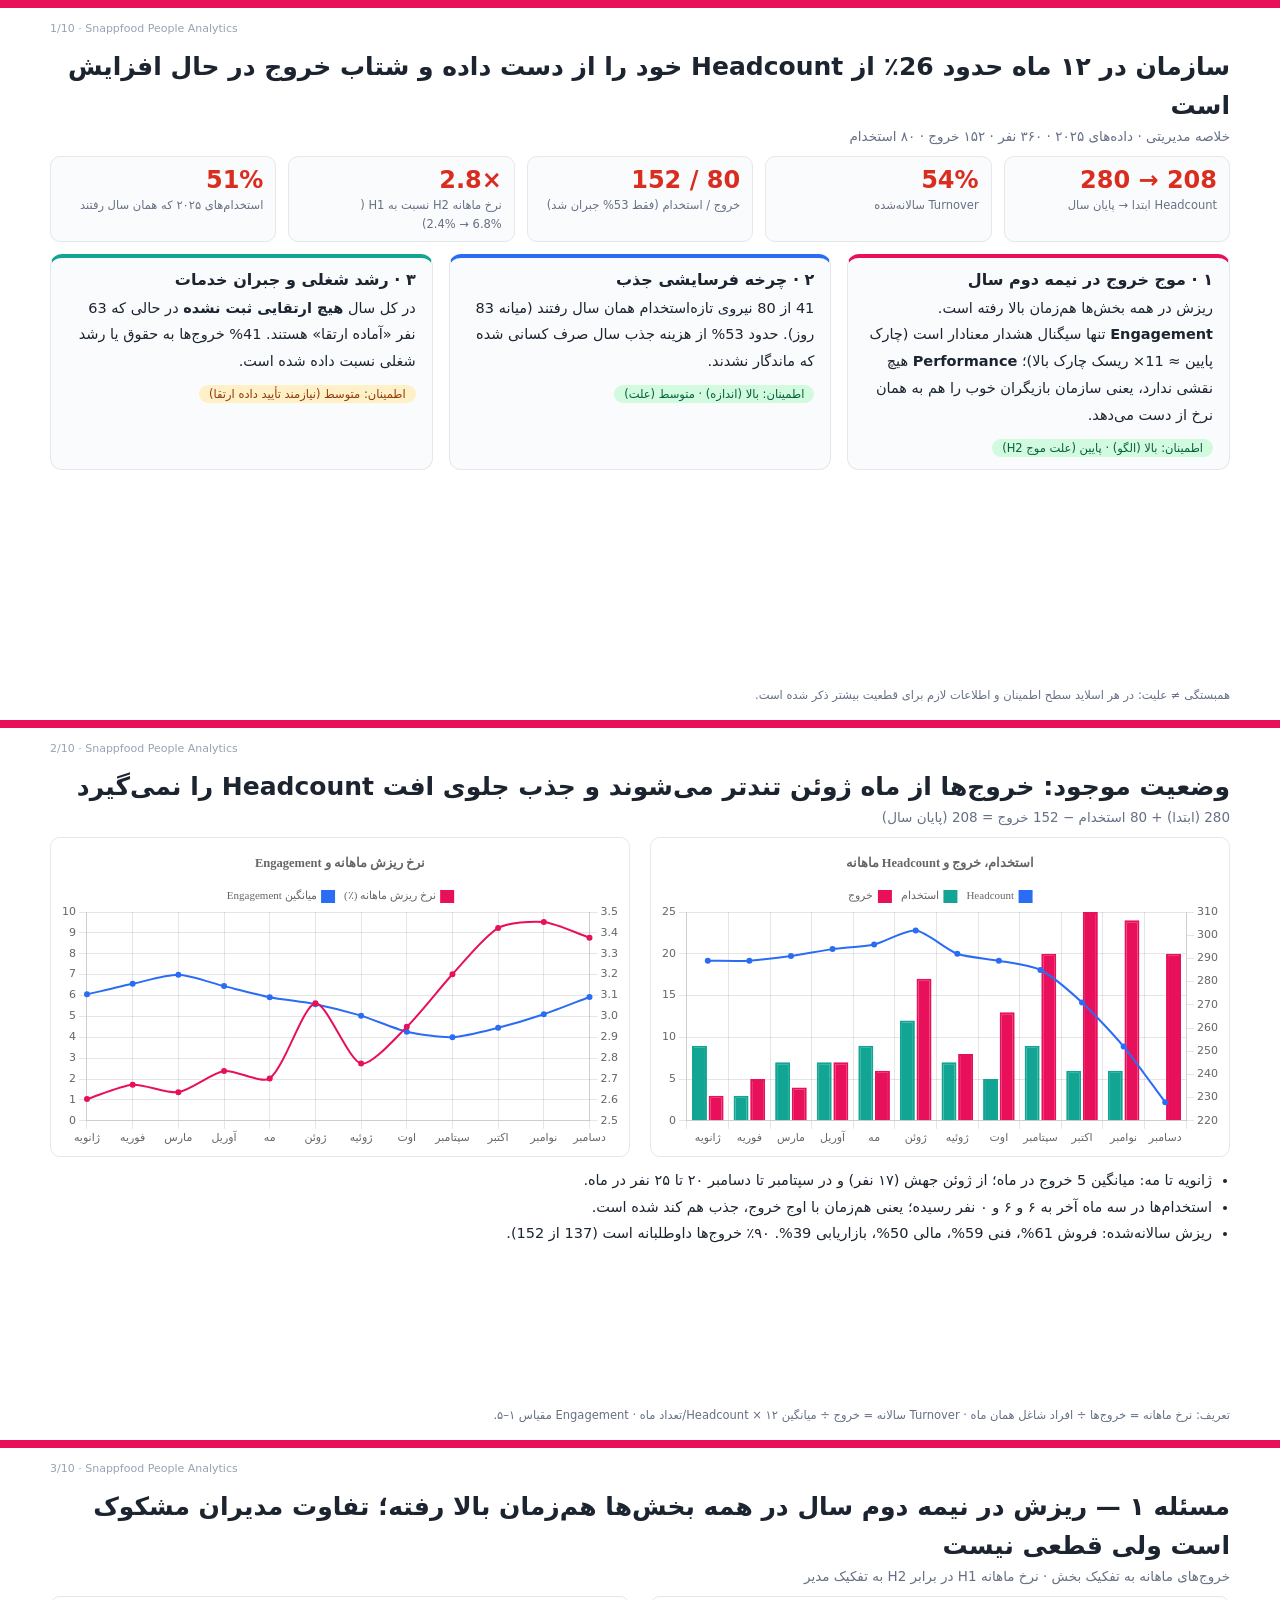
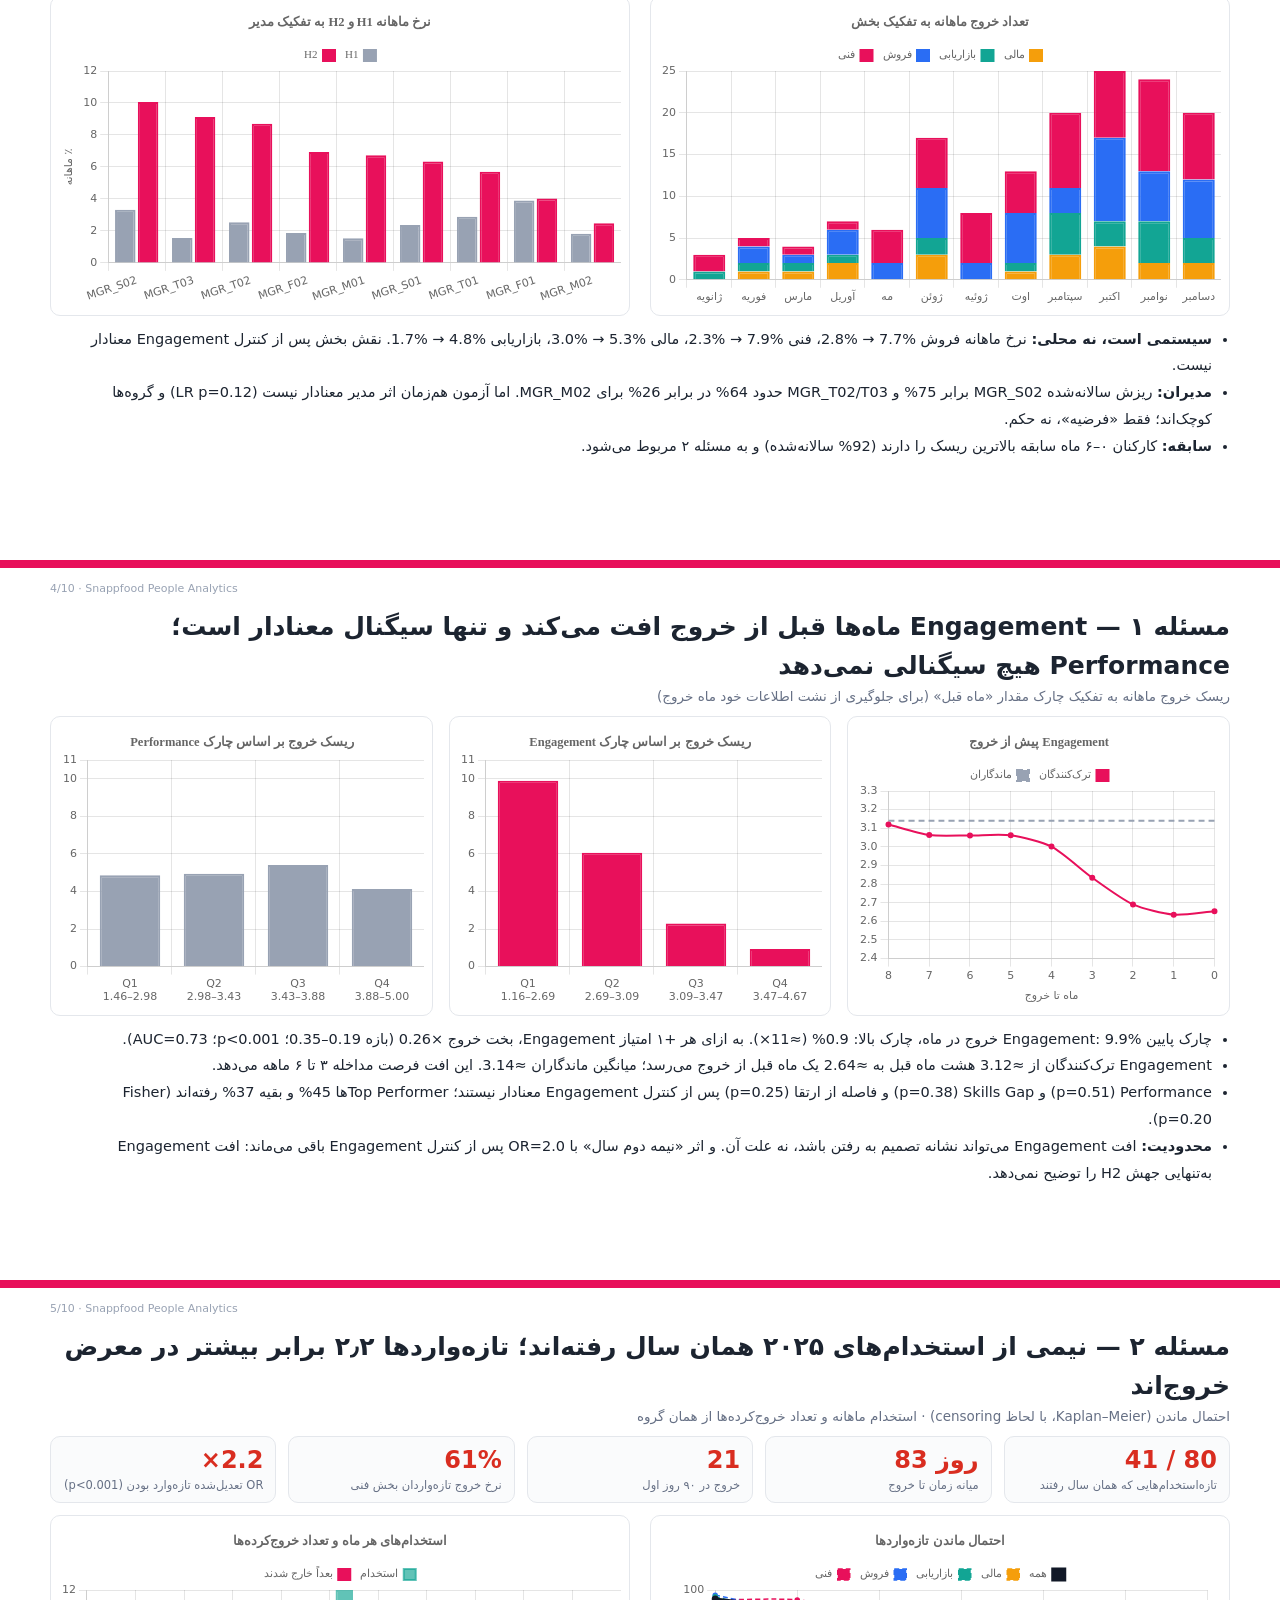
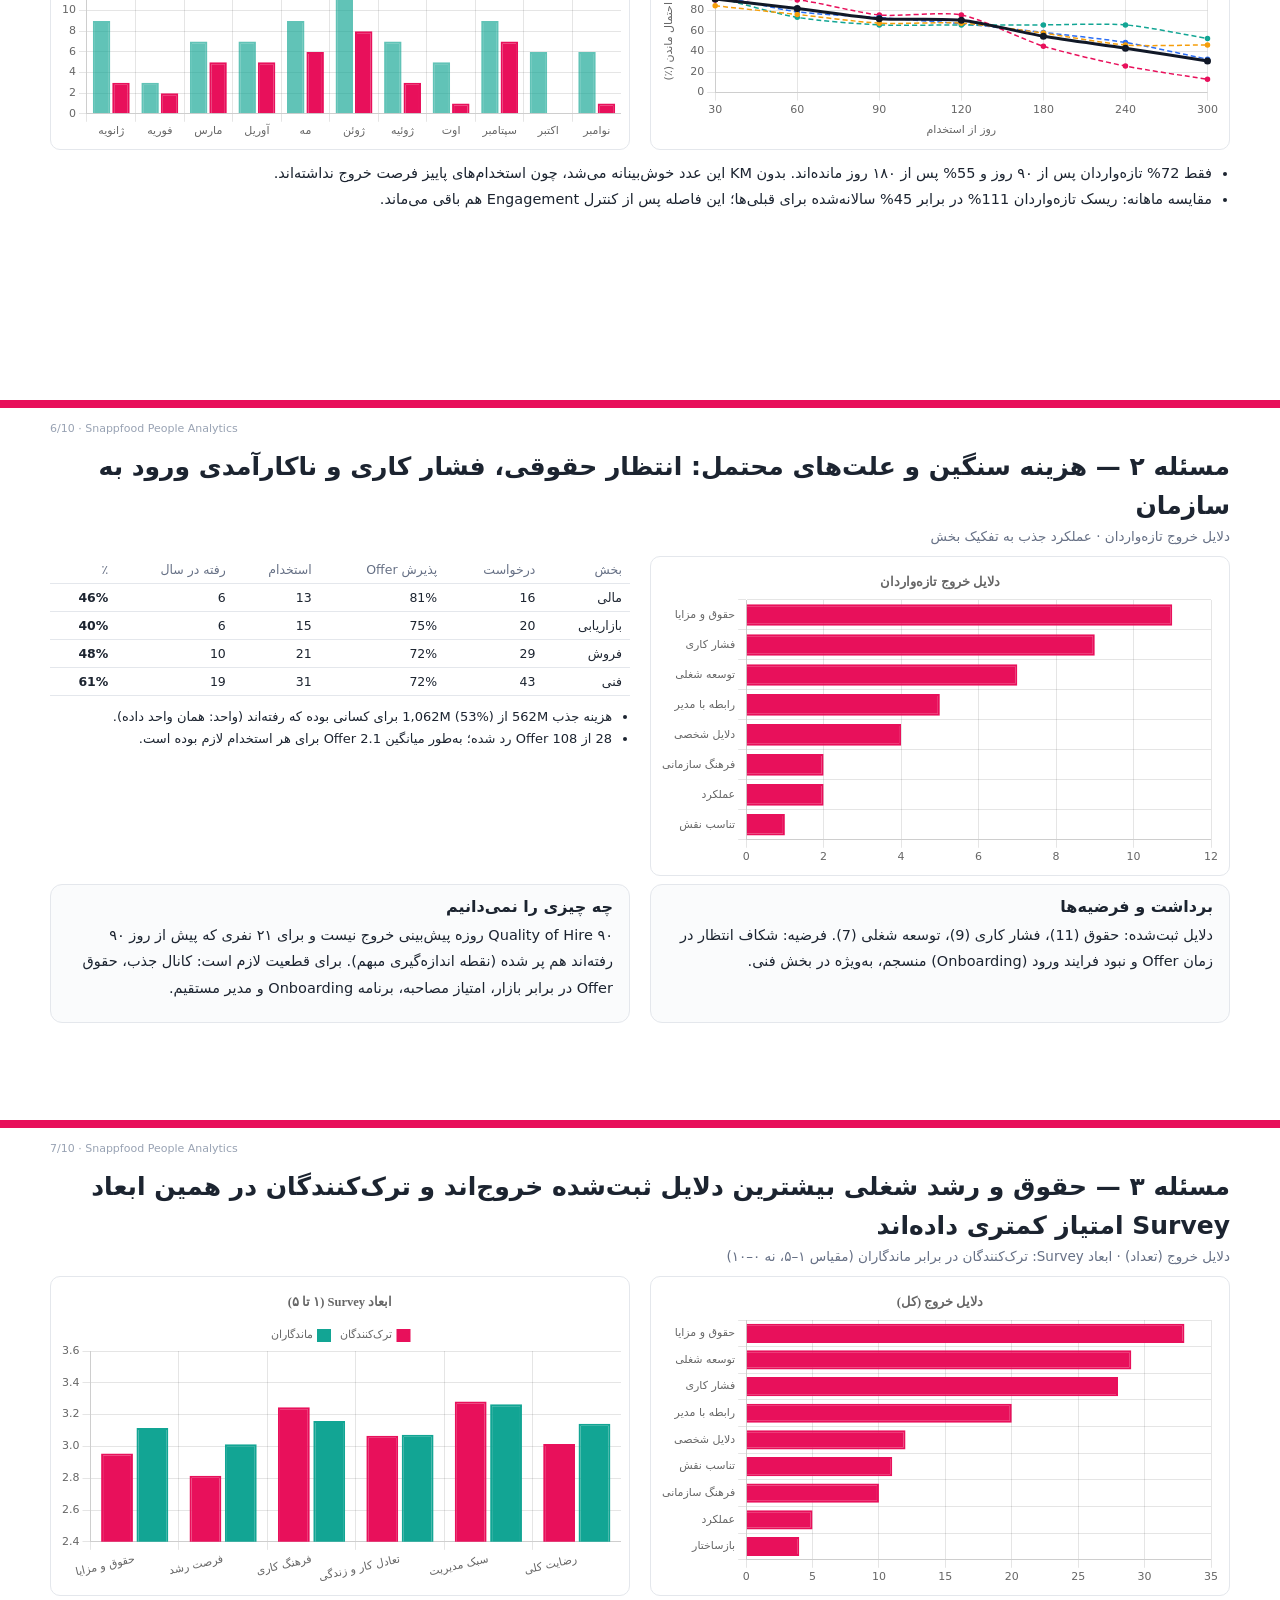
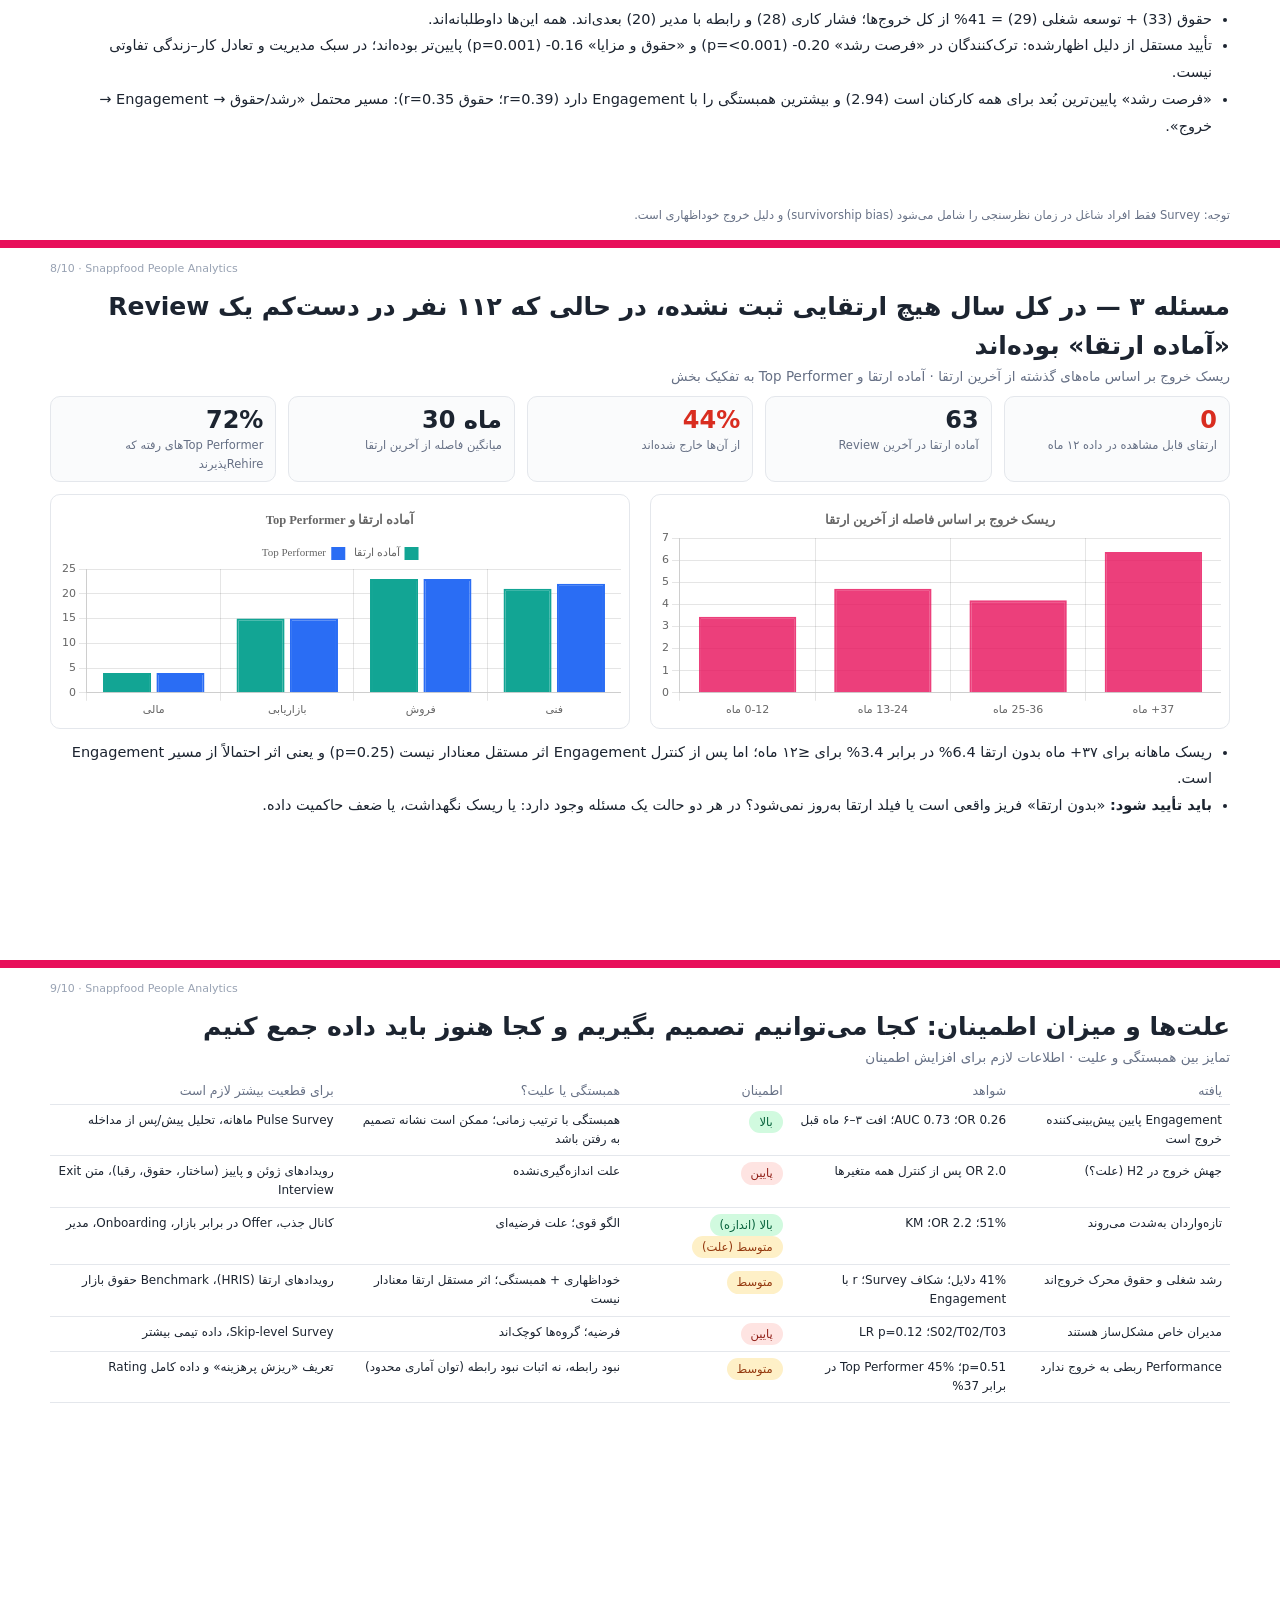
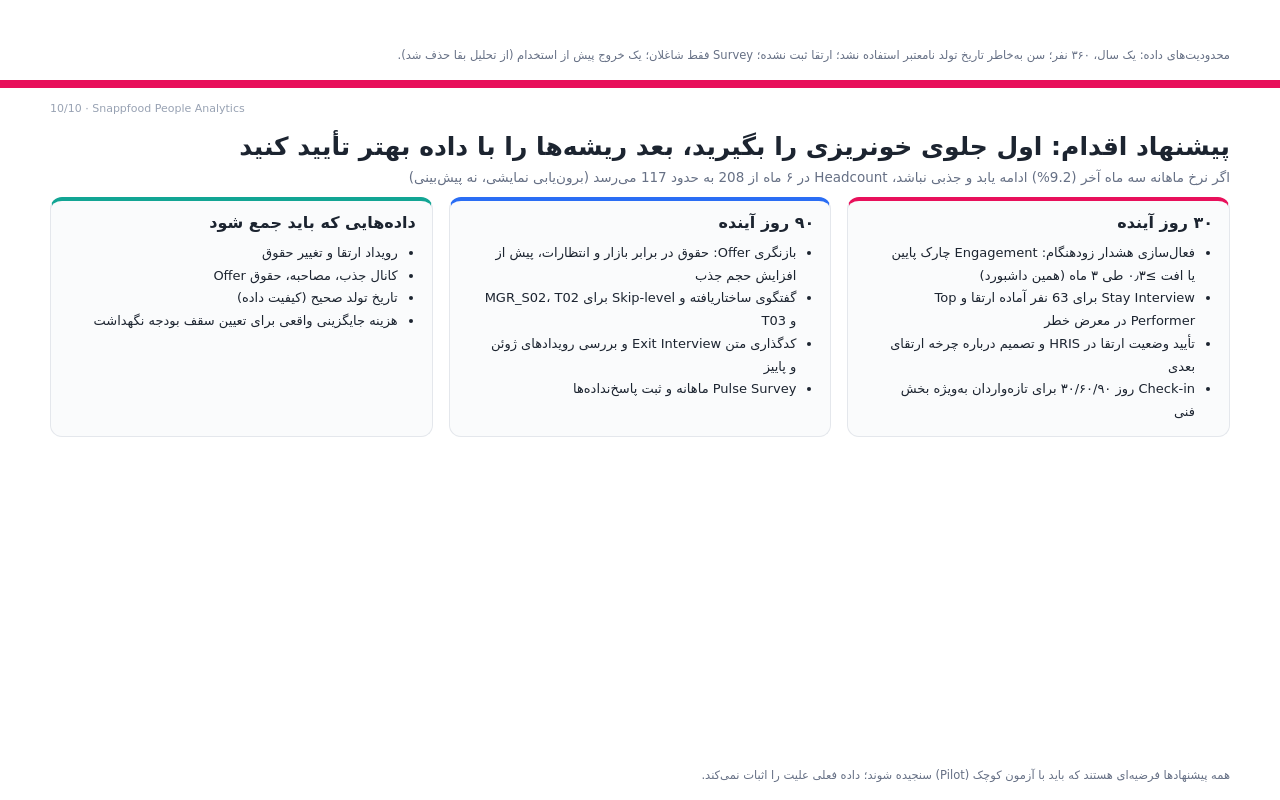
<file: report/slides.html>
<!doctype html><html lang="fa" dir="rtl"><head><meta charset="utf-8"><title>People Analytics</title>
<style>
@font-face{font-family:Vazirmatn;font-weight:400;src:url(file:///home/claude/hr-analytics/hr_analytics/static/vendor/vazirmatn-arabic-400-normal.woff2) format("woff2")}
@font-face{font-family:Vazirmatn;font-weight:700;src:url(file:///home/claude/hr-analytics/hr_analytics/static/vendor/vazirmatn-arabic-700-normal.woff2) format("woff2")}
@page{size:1280px 720px;margin:0}
*{box-sizing:border-box}body{margin:0;font-family:Vazirmatn,"DejaVu Sans",sans-serif;color:#1c2430;background:#fff}
.slide{width:1280px;height:720px;padding:34px 50px 30px;position:relative;page-break-after:always;overflow:hidden;background:#fff;border-top:8px solid #e8105b}
.pg{position:absolute;left:50px;top:14px;font-size:11px;color:#98a2b3;direction:ltr}
h1{font-size:25px;line-height:1.55;margin:6px 0 2px;font-weight:700}
.sub{color:#667085;margin:0 0 12px;font-size:13.5px}
.grid2{display:grid;grid-template-columns:1fr 1fr;gap:20px}.grid3{display:grid;grid-template-columns:1fr 1fr 1fr;gap:16px}
.cv{position:relative;height:320px;border:1px solid #e4e7ec;border-radius:10px;padding:8px}
.kpis{display:grid;grid-template-columns:repeat(5,1fr);gap:12px;margin:8px 0 12px}
.kpi{border:1px solid #e4e7ec;border-radius:10px;padding:9px 12px;background:#fafbfc}.kpi b{display:block;font-size:24px;direction:ltr;text-align:right}.kpi span{font-size:11.5px;color:#667085}
.kpi.bad b{color:#d92d20}
.bul{margin:10px 0 0;padding:0 18px;font-size:13.5px;line-height:1.85}.bul.small{font-size:12.5px;line-height:1.75}
.cols3{display:grid;grid-template-columns:repeat(3,1fr);gap:16px;margin-top:10px}
.card{border:1px solid #e4e7ec;border-radius:12px;padding:12px 16px;background:#fafbfc}.card h3{margin:0 0 6px;font-size:16px}.card p{margin:0 0 8px;font-size:13.5px;line-height:1.85}
.c1{border-top:4px solid #e8105b}.c2{border-top:4px solid #2a6df4}.c3{border-top:4px solid #12a594}
.tag{display:inline-block;font-size:11.5px;padding:2px 10px;border-radius:99px;margin-inline-end:4px}.hi{background:#d1fadf;color:#05603a}.md{background:#fef0c7;color:#93370d}.lo{background:#fee4e2;color:#912018}
.foot{position:absolute;bottom:18px;right:50px;left:50px;font-size:11.5px;color:#667085;margin:0}
.tbl{border-collapse:collapse;width:100%;font-size:12.5px}.tbl th,.tbl td{padding:6px 8px;border-bottom:1px solid #e4e7ec;text-align:right;vertical-align:top}.tbl th{color:#667085;font-weight:400}
.tbl.wide td{font-size:12px;line-height:1.6}
.hyp{margin-top:8px}.kpis ~ .grid2 .cv{height:235px}.grid3 .cv{height:300px}.ltr{direction:ltr;unicode-bidi:isolate;display:inline-block}.bul{font-size:14.5px}.bul.small{font-size:13px}.card p{font-size:14.5px}
</style></head><body><section class="slide"><div class="pg">1/10 · Snappfood People Analytics</div>
<h1>سازمان در ۱۲ ماه حدود 26٪ از Headcount خود را از دست داده و شتاب خروج در حال افزایش است</h1>
<p class="sub">خلاصه مدیریتی · داده‌های ۲۰۲۵ · ۳۶۰ نفر · ۱۵۲ خروج · ۸۰ استخدام</p>
<div class="kpis"><div class="kpi bad"><b>280 → 208</b><span>Headcount ابتدا → پایان سال</span></div><div class="kpi bad"><b>54%</b><span>Turnover سالانه‌شده</span></div>
<div class="kpi bad"><b>152 / 80</b><span>خروج / استخدام (فقط 53% جبران شد)</span></div><div class="kpi bad"><b>2.8×</b><span>نرخ ماهانه H2 نسبت به H1 (<span class="ltr">2.4% → 6.8%</span>)</span></div>
<div class="kpi bad"><b>51%</b><span>استخدام‌های ۲۰۲۵ که همان سال رفتند</span></div></div>
<div class="cols3">
<div class="card c1"><h3>۱ · موج خروج در نیمه دوم سال</h3><p>ریزش در همه بخش‌ها هم‌زمان بالا رفته است. <b>Engagement</b> تنها سیگنال هشدار معنادار است (چارک پایین ≈ 11× ریسک چارک بالا)؛ <b>Performance</b> هیچ نقشی ندارد، یعنی سازمان بازیگران خوب را هم به همان نرخ از دست می‌دهد.</p><span class="tag hi">اطمینان: بالا (الگو) · پایین (علت موج H2)</span></div>
<div class="card c2"><h3>۲ · چرخه فرسایشی جذب</h3><p>41 از 80 نیروی تازه‌استخدام همان سال رفتند (میانه 83 روز). حدود 53% از هزینه جذب سال صرف کسانی شده که ماندگار نشدند.</p><span class="tag hi">اطمینان: بالا (اندازه) · متوسط (علت)</span></div>
<div class="card c3"><h3>۳ · رشد شغلی و جبران خدمات</h3><p>در کل سال <b>هیچ ارتقایی ثبت نشده</b> در حالی که 63 نفر «آماده ارتقا» هستند. 41% خروج‌ها به حقوق یا رشد شغلی نسبت داده شده است.</p><span class="tag md">اطمینان: متوسط (نیازمند تأیید داده ارتقا)</span></div>
</div>
<p class="foot">همبستگی ≠ علیت: در هر اسلاید سطح اطمینان و اطلاعات لازم برای قطعیت بیشتر ذکر شده است.</p></section><section class="slide"><div class="pg">2/10 · Snappfood People Analytics</div>
<h1>وضعیت موجود: خروج‌ها از ماه ژوئن تندتر می‌شوند و جذب جلوی افت Headcount را نمی‌گیرد</h1>
<p class="sub">280 (ابتدا) + 80 استخدام − 152 خروج = 208 (پایان سال)</p>
<div class="grid2"><div class="cv"><canvas id="c_flow"></canvas></div><div class="cv"><canvas id="c_haz"></canvas></div></div>
<ul class="bul"><li>ژانویه تا مه: میانگین 5 خروج در ماه؛ از ژوئن جهش (۱۷ نفر) و در سپتامبر تا دسامبر ۲۰ تا ۲۵ نفر در ماه.</li>
<li>استخدام‌ها در سه ماه آخر به ۶ و ۶ و ۰ نفر رسیده؛ یعنی هم‌زمان با اوج خروج، جذب هم کند شده است.</li>
<li>ریزش سالانه‌شده: فروش 61%، فنی 59%، مالی 50%، بازاریابی 39%. ۹۰٪ خروج‌ها داوطلبانه است (137 از 152).</li></ul>
<p class="foot">تعریف: نرخ ماهانه = خروج‌ها ÷ افراد شاغل همان ماه · Turnover سالانه = خروج ÷ میانگین Headcount × ۱۲/تعداد ماه · Engagement مقیاس ۱–۵.</p></section><section class="slide"><div class="pg">3/10 · Snappfood People Analytics</div>
<h1>مسئله ۱ — ریزش در نیمه دوم سال در همه بخش‌ها هم‌زمان بالا رفته؛ تفاوت مدیران مشکوک است ولی قطعی نیست</h1>
<p class="sub">خروج‌های ماهانه به تفکیک بخش · نرخ ماهانه H1 در برابر H2 به تفکیک مدیر</p>
<div class="grid2"><div class="cv"><canvas id="c_dm"></canvas></div><div class="cv"><canvas id="c_mgr"></canvas></div></div>
<ul class="bul"><li><b>سیستمی است، نه محلی:</b> نرخ ماهانه فروش <span class="ltr">2.8% → 7.7%</span>، فنی <span class="ltr">2.3% → 7.9%</span>، مالی <span class="ltr">3.0% → 5.3%</span>، بازاریابی <span class="ltr">1.7% → 4.8%</span>. نقش بخش پس از کنترل Engagement معنادار نیست.</li>
<li><b>مدیران:</b> ریزش سالانه‌شده MGR_S02 برابر 75% و MGR_T02/T03 حدود 64% در برابر 26% برای MGR_M02. اما آزمون هم‌زمان اثر مدیر معنادار نیست (<span class="ltr">LR p=0.12</span>) و گروه‌ها کوچک‌اند؛ فقط «فرضیه»، نه حکم.</li>
<li><b>سابقه:</b> کارکنان ۰–۶ ماه سابقه بالاترین ریسک را دارند (92% سالانه‌شده) و به مسئله ۲ مربوط می‌شود.</li></ul></section><section class="slide"><div class="pg">4/10 · Snappfood People Analytics</div>
<h1>مسئله ۱ — Engagement ماه‌ها قبل از خروج افت می‌کند و تنها سیگنال معنادار است؛ Performance هیچ سیگنالی نمی‌دهد</h1>
<p class="sub">ریسک خروج ماهانه به تفکیک چارک مقدار «ماه قبل» (برای جلوگیری از نشت اطلاعات خود ماه خروج)</p>
<div class="grid3"><div class="cv"><canvas id="c_traj"></canvas></div><div class="cv"><canvas id="c_qe"></canvas></div><div class="cv"><canvas id="c_qp"></canvas></div></div>
<ul class="bul"><li>چارک پایین Engagement: 9.9% خروج در ماه، چارک بالا: 0.9% (≈11×). به ازای هر +۱ امتیاز Engagement، بخت خروج ×0.26 (بازه 0.19–0.35؛ p&lt;0.001؛ <span class="ltr">AUC=0.73</span>).</li>
<li>Engagement ترک‌کنندگان از ≈3.12 هشت ماه قبل به ≈2.64 یک ماه قبل از خروج می‌رسد؛ میانگین ماندگاران ≈3.14. این افت فرصت مداخله ۳ تا ۶ ماهه می‌دهد.</li>
<li>Performance (<span class="ltr">p=0.51</span>) و Skills Gap (<span class="ltr">p=0.38</span>) و فاصله از ارتقا (<span class="ltr">p=0.25</span>) پس از کنترل Engagement معنادار نیستند؛ Top Performerها 45% و بقیه 37% رفته‌اند (Fisher <span class="ltr">p=0.20</span>).</li>
<li><b>محدودیت:</b> افت Engagement می‌تواند نشانه تصمیم به رفتن باشد، نه علت آن. و اثر «نیمه دوم سال» با <span class="ltr">OR=2.0</span> پس از کنترل Engagement باقی می‌ماند: افت Engagement به‌تنهایی جهش H2 را توضیح نمی‌دهد.</li></ul></section><section class="slide"><div class="pg">5/10 · Snappfood People Analytics</div>
<h1>مسئله ۲ — نیمی از استخدام‌های ۲۰۲۵ همان سال رفته‌اند؛ تازه‌واردها ۲٫۲ برابر بیشتر در معرض خروج‌اند</h1>
<p class="sub">احتمال ماندن (Kaplan–Meier، با لحاظ censoring) · استخدام ماهانه و تعداد خروج‌کرده‌ها از همان گروه</p>
<div class="kpis"><div class="kpi bad"><b>41 / 80</b><span>تازه‌استخدام‌هایی که همان سال رفتند</span></div><div class="kpi bad"><b>83 روز</b><span>میانه زمان تا خروج</span></div><div class="kpi bad"><b>21</b><span>خروج در ۹۰ روز اول</span></div><div class="kpi bad"><b>61%</b><span>نرخ خروج تازه‌واردان بخش فنی</span></div><div class="kpi bad"><b>×2.2</b><span>OR تعدیل‌شده تازه‌وارد بودن (p&lt;0.001)</span></div></div>
<div class="grid2"><div class="cv"><canvas id="c_km"></canvas></div><div class="cv"><canvas id="c_hm"></canvas></div></div>
<ul class="bul"><li>فقط 72% تازه‌واردان پس از ۹۰ روز و 55% پس از ۱۸۰ روز مانده‌اند. بدون KM این عدد خوش‌بینانه می‌شد، چون استخدام‌های پاییز فرصت خروج نداشته‌اند.</li>
<li>مقایسه ماهانه: ریسک تازه‌واردان 111% در برابر 45% سالانه‌شده برای قبلی‌ها؛ این فاصله پس از کنترل Engagement هم باقی می‌ماند.</li></ul></section><section class="slide"><div class="pg">6/10 · Snappfood People Analytics</div>
<h1>مسئله ۲ — هزینه سنگین و علت‌های محتمل: انتظار حقوقی، فشار کاری و ناکارآمدی ورود به سازمان</h1>
<p class="sub">دلایل خروج تازه‌واردان · عملکرد جذب به تفکیک بخش</p>
<div class="grid2"><div class="cv"><canvas id="c_nr"></canvas></div>
<div><table class="tbl"><tr><th>بخش</th><th>درخواست</th><th>پذیرش Offer</th><th>استخدام</th><th>رفته در سال</th><th>٪</th></tr>
<tr><td>مالی</td><td>16</td><td>81%</td><td>13</td><td>6</td><td><b>46%</b></td></tr><tr><td>بازاریابی</td><td>20</td><td>75%</td><td>15</td><td>6</td><td><b>40%</b></td></tr><tr><td>فروش</td><td>29</td><td>72%</td><td>21</td><td>10</td><td><b>48%</b></td></tr><tr><td>فنی</td><td>43</td><td>72%</td><td>31</td><td>19</td><td><b>61%</b></td></tr></table>
<ul class="bul small"><li>هزینه جذب 562M از 1,062M (53%) برای کسانی بوده که رفته‌اند (واحد: همان واحد داده).</li>
<li>28 از 108 Offer رد شده؛ به‌طور میانگین 2.1 Offer برای هر استخدام لازم بوده است.</li></ul></div></div>
<div class="grid2 hyp"><div class="card"><h3>برداشت و فرضیه‌ها</h3><p>دلایل ثبت‌شده: حقوق (11)، فشار کاری (9)، توسعه شغلی (7). فرضیه: شکاف انتظار در زمان Offer و نبود فرایند ورود (Onboarding) منسجم، به‌ویژه در بخش فنی.</p></div>
<div class="card"><h3>چه چیزی را نمی‌دانیم</h3><p>Quality of Hire ۹۰ روزه پیش‌بینی خروج نیست و برای ۲۱ نفری که پیش از روز ۹۰ رفته‌اند هم پر شده (نقطه اندازه‌گیری مبهم). برای قطعیت لازم است: کانال جذب، حقوق Offer در برابر بازار، امتیاز مصاحبه، برنامه Onboarding و مدیر مستقیم.</p></div></div></section><section class="slide"><div class="pg">7/10 · Snappfood People Analytics</div>
<h1>مسئله ۳ — حقوق و رشد شغلی بیشترین دلایل ثبت‌شده خروج‌اند و ترک‌کنندگان در همین ابعاد Survey امتیاز کمتری داده‌اند</h1>
<p class="sub">دلایل خروج (تعداد) · ابعاد Survey: ترک‌کنندگان در برابر ماندگاران (مقیاس ۱–۵، نه ۰–۱۰)</p>
<div class="grid2"><div class="cv"><canvas id="c_rs"></canvas></div><div class="cv"><canvas id="c_gap"></canvas></div></div>
<ul class="bul"><li>حقوق (33) + توسعه شغلی (29) = 41% از کل خروج‌ها؛ فشار کاری (28) و رابطه با مدیر (20) بعدی‌اند. همه این‌ها داوطلبانه‌اند.</li>
<li>تأیید مستقل از دلیل اظهارشده: ترک‌کنندگان در «فرصت رشد» <span class="ltr">-0.20</span> (<span class="ltr">p=&lt;0.001</span>) و «حقوق و مزایا» <span class="ltr">-0.16</span> (<span class="ltr">p=0.001</span>) پایین‌تر بوده‌اند؛ در سبک مدیریت و تعادل کار–زندگی تفاوتی نیست.</li>
<li>«فرصت رشد» پایین‌ترین بُعد برای همه کارکنان است (2.94) و بیشترین همبستگی را با Engagement دارد (<span class="ltr">r=0.39</span>؛ حقوق <span class="ltr">r=0.35</span>): مسیر محتمل «رشد/حقوق → Engagement → خروج».</li></ul>
<p class="foot">توجه: Survey فقط افراد شاغل در زمان نظرسنجی را شامل می‌شود (survivorship bias) و دلیل خروج خوداظهاری است.</p></section><section class="slide"><div class="pg">8/10 · Snappfood People Analytics</div>
<h1>مسئله ۳ — در کل سال هیچ ارتقایی ثبت نشده، در حالی که ۱۱۲ نفر در دست‌کم یک Review «آماده ارتقا» بوده‌اند</h1>
<p class="sub">ریسک خروج بر اساس ماه‌های گذشته از آخرین ارتقا · آماده ارتقا و Top Performer به تفکیک بخش</p>
<div class="kpis"><div class="kpi bad"><b>0</b><span>ارتقای قابل مشاهده در داده ۱۲ ماه</span></div><div class="kpi "><b>63</b><span>آماده ارتقا در آخرین Review</span></div><div class="kpi bad"><b>44%</b><span>از آن‌ها خارج شده‌اند</span></div><div class="kpi "><b>30 ماه</b><span>میانگین فاصله از آخرین ارتقا</span></div><div class="kpi "><b>72%</b><span>Top Performerهای رفته که Rehire‌پذیرند</span></div></div>
<div class="grid2"><div class="cv"><canvas id="c_msp"></canvas></div><div class="cv"><canvas id="c_cd"></canvas></div></div>
<ul class="bul"><li>ریسک ماهانه برای ۳۷+ ماه بدون ارتقا 6.4% در برابر 3.4% برای ≤۱۲ ماه؛ اما پس از کنترل Engagement اثر مستقل معنادار نیست (<span class="ltr">p=0.25</span>) و یعنی اثر احتمالاً از مسیر Engagement است.</li>
<li><b>باید تأیید شود:</b> «بدون ارتقا» فریز واقعی است یا فیلد ارتقا به‌روز نمی‌شود؟ در هر دو حالت یک مسئله وجود دارد: یا ریسک نگهداشت، یا ضعف حاکمیت داده.</li></ul></section><section class="slide"><div class="pg">9/10 · Snappfood People Analytics</div>
<h1>علت‌ها و میزان اطمینان: کجا می‌توانیم تصمیم بگیریم و کجا هنوز باید داده جمع کنیم</h1>
<p class="sub">تمایز بین همبستگی و علیت · اطلاعات لازم برای افزایش اطمینان</p>
<table class="tbl wide"><tr><th>یافته</th><th>شواهد</th><th>اطمینان</th><th>همبستگی یا علیت؟</th><th>برای قطعیت بیشتر لازم است</th></tr>
<tr><td>Engagement پایین پیش‌بینی‌کننده خروج است</td><td><span class="ltr">OR 0.26</span>؛ AUC 0.73؛ افت ۳–۶ ماه قبل</td><td><span class="tag hi">بالا</span></td><td>همبستگی با ترتیب زمانی؛ ممکن است نشانه تصمیم به رفتن باشد</td><td>Pulse Survey ماهانه، تحلیل پیش/پس از مداخله</td></tr>
<tr><td>جهش خروج در H2 (علت؟)</td><td><span class="ltr">OR 2.0</span> پس از کنترل همه متغیرها</td><td><span class="tag lo">پایین</span></td><td>علت اندازه‌گیری‌نشده</td><td>رویدادهای ژوئن و پاییز (ساختار، حقوق، رقبا)، متن Exit Interview</td></tr>
<tr><td>تازه‌واردان به‌شدت می‌روند</td><td>51%؛ <span class="ltr">OR 2.2</span>؛ KM</td><td><span class="tag hi">بالا (اندازه)</span><span class="tag md">متوسط (علت)</span></td><td>الگو قوی؛ علت فرضیه‌ای</td><td>کانال جذب، Offer در برابر بازار، Onboarding، مدیر</td></tr>
<tr><td>رشد شغلی و حقوق محرک خروج‌اند</td><td>41% دلایل؛ شکاف Survey؛ r با Engagement</td><td><span class="tag md">متوسط</span></td><td>خوداظهاری + همبستگی؛ اثر مستقل ارتقا معنادار نیست</td><td>رویدادهای ارتقا (HRIS)، Benchmark حقوق بازار</td></tr>
<tr><td>مدیران خاص مشکل‌ساز هستند</td><td>S02/T02/T03؛ <span class="ltr">LR p=0.12</span></td><td><span class="tag lo">پایین</span></td><td>فرضیه؛ گروه‌ها کوچک‌اند</td><td>Skip-level Survey، داده تیمی بیشتر</td></tr>
<tr><td>Performance ربطی به خروج ندارد</td><td><span class="ltr">p=0.51</span>؛ Top Performer 45% در برابر 37%</td><td><span class="tag md">متوسط</span></td><td>نبود رابطه، نه اثبات نبود رابطه (توان آماری محدود)</td><td>تعریف «ریزش پرهزینه» و داده کامل Rating</td></tr></table>
<p class="foot">محدودیت‌های داده: یک سال، ۳۶۰ نفر؛ سن به‌خاطر تاریخ تولد نامعتبر استفاده نشد؛ ارتقا ثبت نشده؛ Survey فقط شاغلان؛ یک خروج پیش از استخدام (از تحلیل بقا حذف شد).</p></section><section class="slide"><div class="pg">10/10 · Snappfood People Analytics</div>
<h1>پیشنهاد اقدام: اول جلوی خونریزی را بگیرید، بعد ریشه‌ها را با داده بهتر تأیید کنید</h1>
<p class="sub">اگر نرخ ماهانه سه ماه آخر (9.2%) ادامه یابد و جذبی نباشد، Headcount در ۶ ماه از 208 به حدود 117 می‌رسد (برون‌یابی نمایشی، نه پیش‌بینی)</p>
<div class="cols3">
<div class="card c1"><h3>۳۰ روز آینده</h3><ul class="bul small"><li>فعال‌سازی هشدار زودهنگام: Engagement چارک پایین یا افت ≥۰٫۳ طی ۳ ماه (همین داشبورد)</li><li>Stay Interview برای 63 نفر آماده ارتقا و Top Performer در معرض خطر</li><li>تأیید وضعیت ارتقا در HRIS و تصمیم درباره چرخه ارتقای بعدی</li><li>Check-in روز ۳۰/۶۰/۹۰ برای تازه‌واردان به‌ویژه بخش فنی</li></ul></div>
<div class="card c2"><h3>۹۰ روز آینده</h3><ul class="bul small"><li>بازنگری Offer: حقوق در برابر بازار و انتظارات، پیش از افزایش حجم جذب</li><li>گفتگوی ساختاریافته و Skip-level برای MGR_S02، T02 و T03</li><li>کدگذاری متن Exit Interview و بررسی رویدادهای ژوئن و پاییز</li><li>Pulse Survey ماهانه و ثبت پاسخ‌نداده‌ها</li></ul></div>
<div class="card c3"><h3>داده‌هایی که باید جمع شود</h3><ul class="bul small"><li>رویداد ارتقا و تغییر حقوق</li><li>کانال جذب، مصاحبه، حقوق Offer</li><li>تاریخ تولد صحیح (کیفیت داده)</li><li>هزینه جایگزینی واقعی برای تعیین سقف بودجه نگهداشت</li></ul></div></div>
<p class="foot">همه پیشنهادها فرضیه‌ای هستند که باید با آزمون کوچک (Pilot) سنجیده شوند؛ داده فعلی علیت را اثبات نمی‌کند.</p></section>
<script>/*!
 * Chart.js v4.4.7
 * https://www.chartjs.org
 * (c) 2024 Chart.js Contributors
 * Released under the MIT License
 */
!function(t,e){"object"==typeof exports&&"undefined"!=typeof module?module.exports=e():"function"==typeof define&&define.amd?define(e):(t="undefined"!=typeof globalThis?globalThis:t||self).Chart=e()}(this,(function(){"use strict";var t=Object.freeze({__proto__:null,get Colors(){return Go},get Decimation(){return Qo},get Filler(){return ma},get Legend(){return ya},get SubTitle(){return ka},get Title(){return Ma},get Tooltip(){return Ba}});function e(){}const i=(()=>{let t=0;return()=>t++})();function s(t){return null==t}function n(t){if(Array.isArray&&Array.isArray(t))return!0;const e=Object.prototype.toString.call(t);return"[object"===e.slice(0,7)&&"Array]"===e.slice(-6)}function o(t){return null!==t&&"[object Object]"===Object.prototype.toString.call(t)}function a(t){return("number"==typeof t||t instanceof Number)&&isFinite(+t)}function r(t,e){return a(t)?t:e}function l(t,e){return void 0===t?e:t}const h=(t,e)=>"string"==typeof t&&t.endsWith("%")?parseFloat(t)/100:+t/e,c=(t,e)=>"string"==typeof t&&t.endsWith("%")?parseFloat(t)/100*e:+t;function d(t,e,i){if(t&&"function"==typeof t.call)return t.apply(i,e)}function u(t,e,i,s){let a,r,l;if(n(t))if(r=t.length,s)for(a=r-1;a>=0;a--)e.call(i,t[a],a);else for(a=0;a<r;a++)e.call(i,t[a],a);else if(o(t))for(l=Object.keys(t),r=l.length,a=0;a<r;a++)e.call(i,t[l[a]],l[a])}function f(t,e){let i,s,n,o;if(!t||!e||t.length!==e.length)return!1;for(i=0,s=t.length;i<s;++i)if(n=t[i],o=e[i],n.datasetIndex!==o.datasetIndex||n.index!==o.index)return!1;return!0}function g(t){if(n(t))return t.map(g);if(o(t)){const e=Object.create(null),i=Object.keys(t),s=i.length;let n=0;for(;n<s;++n)e[i[n]]=g(t[i[n]]);return e}return t}function p(t){return-1===["__proto__","prototype","constructor"].indexOf(t)}function m(t,e,i,s){if(!p(t))return;const n=e[t],a=i[t];o(n)&&o(a)?b(n,a,s):e[t]=g(a)}function b(t,e,i){const s=n(e)?e:[e],a=s.length;if(!o(t))return t;const r=(i=i||{}).merger||m;let l;for(let e=0;e<a;++e){if(l=s[e],!o(l))continue;const n=Object.keys(l);for(let e=0,s=n.length;e<s;++e)r(n[e],t,l,i)}return t}function x(t,e){return b(t,e,{merger:_})}function _(t,e,i){if(!p(t))return;const s=e[t],n=i[t];o(s)&&o(n)?x(s,n):Object.prototype.hasOwnProperty.call(e,t)||(e[t]=g(n))}const y={"":t=>t,x:t=>t.x,y:t=>t.y};function v(t){const e=t.split("."),i=[];let s="";for(const t of e)s+=t,s.endsWith("\\")?s=s.slice(0,-1)+".":(i.push(s),s="");return i}function M(t,e){const i=y[e]||(y[e]=function(t){const e=v(t);return t=>{for(const i of e){if(""===i)break;t=t&&t[i]}return t}}(e));return i(t)}function w(t){return t.charAt(0).toUpperCase()+t.slice(1)}const k=t=>void 0!==t,S=t=>"function"==typeof t,P=(t,e)=>{if(t.size!==e.size)return!1;for(const i of t)if(!e.has(i))return!1;return!0};function D(t){return"mouseup"===t.type||"click"===t.type||"contextmenu"===t.type}const C=Math.PI,O=2*C,A=O+C,T=Number.POSITIVE_INFINITY,L=C/180,E=C/2,R=C/4,I=2*C/3,z=Math.log10,F=Math.sign;function V(t,e,i){return Math.abs(t-e)<i}function B(t){const e=Math.round(t);t=V(t,e,t/1e3)?e:t;const i=Math.pow(10,Math.floor(z(t))),s=t/i;return(s<=1?1:s<=2?2:s<=5?5:10)*i}function W(t){const e=[],i=Math.sqrt(t);let s;for(s=1;s<i;s++)t%s==0&&(e.push(s),e.push(t/s));return i===(0|i)&&e.push(i),e.sort(((t,e)=>t-e)).pop(),e}function N(t){return!isNaN(parseFloat(t))&&isFinite(t)}function H(t,e){const i=Math.round(t);return i-e<=t&&i+e>=t}function j(t,e,i){let s,n,o;for(s=0,n=t.length;s<n;s++)o=t[s][i],isNaN(o)||(e.min=Math.min(e.min,o),e.max=Math.max(e.max,o))}function $(t){return t*(C/180)}function Y(t){return t*(180/C)}function U(t){if(!a(t))return;let e=1,i=0;for(;Math.round(t*e)/e!==t;)e*=10,i++;return i}function X(t,e){const i=e.x-t.x,s=e.y-t.y,n=Math.sqrt(i*i+s*s);let o=Math.atan2(s,i);return o<-.5*C&&(o+=O),{angle:o,distance:n}}function q(t,e){return Math.sqrt(Math.pow(e.x-t.x,2)+Math.pow(e.y-t.y,2))}function K(t,e){return(t-e+A)%O-C}function G(t){return(t%O+O)%O}function Z(t,e,i,s){const n=G(t),o=G(e),a=G(i),r=G(o-n),l=G(a-n),h=G(n-o),c=G(n-a);return n===o||n===a||s&&o===a||r>l&&h<c}function J(t,e,i){return Math.max(e,Math.min(i,t))}function Q(t){return J(t,-32768,32767)}function tt(t,e,i,s=1e-6){return t>=Math.min(e,i)-s&&t<=Math.max(e,i)+s}function et(t,e,i){i=i||(i=>t[i]<e);let s,n=t.length-1,o=0;for(;n-o>1;)s=o+n>>1,i(s)?o=s:n=s;return{lo:o,hi:n}}const it=(t,e,i,s)=>et(t,i,s?s=>{const n=t[s][e];return n<i||n===i&&t[s+1][e]===i}:s=>t[s][e]<i),st=(t,e,i)=>et(t,i,(s=>t[s][e]>=i));function nt(t,e,i){let s=0,n=t.length;for(;s<n&&t[s]<e;)s++;for(;n>s&&t[n-1]>i;)n--;return s>0||n<t.length?t.slice(s,n):t}const ot=["push","pop","shift","splice","unshift"];function at(t,e){t._chartjs?t._chartjs.listeners.push(e):(Object.defineProperty(t,"_chartjs",{configurable:!0,enumerable:!1,value:{listeners:[e]}}),ot.forEach((e=>{const i="_onData"+w(e),s=t[e];Object.defineProperty(t,e,{configurable:!0,enumerable:!1,value(...e){const n=s.apply(this,e);return t._chartjs.listeners.forEach((t=>{"function"==typeof t[i]&&t[i](...e)})),n}})})))}function rt(t,e){const i=t._chartjs;if(!i)return;const s=i.listeners,n=s.indexOf(e);-1!==n&&s.splice(n,1),s.length>0||(ot.forEach((e=>{delete t[e]})),delete t._chartjs)}function lt(t){const e=new Set(t);return e.size===t.length?t:Array.from(e)}const ht="undefined"==typeof window?function(t){return t()}:window.requestAnimationFrame;function ct(t,e){let i=[],s=!1;return function(...n){i=n,s||(s=!0,ht.call(window,(()=>{s=!1,t.apply(e,i)})))}}function dt(t,e){let i;return function(...s){return e?(clearTimeout(i),i=setTimeout(t,e,s)):t.apply(this,s),e}}const ut=t=>"start"===t?"left":"end"===t?"right":"center",ft=(t,e,i)=>"start"===t?e:"end"===t?i:(e+i)/2,gt=(t,e,i,s)=>t===(s?"left":"right")?i:"center"===t?(e+i)/2:e;function pt(t,e,i){const s=e.length;let n=0,o=s;if(t._sorted){const{iScale:a,_parsed:r}=t,l=a.axis,{min:h,max:c,minDefined:d,maxDefined:u}=a.getUserBounds();d&&(n=J(Math.min(it(r,l,h).lo,i?s:it(e,l,a.getPixelForValue(h)).lo),0,s-1)),o=u?J(Math.max(it(r,a.axis,c,!0).hi+1,i?0:it(e,l,a.getPixelForValue(c),!0).hi+1),n,s)-n:s-n}return{start:n,count:o}}function mt(t){const{xScale:e,yScale:i,_scaleRanges:s}=t,n={xmin:e.min,xmax:e.max,ymin:i.min,ymax:i.max};if(!s)return t._scaleRanges=n,!0;const o=s.xmin!==e.min||s.xmax!==e.max||s.ymin!==i.min||s.ymax!==i.max;return Object.assign(s,n),o}class bt{constructor(){this._request=null,this._charts=new Map,this._running=!1,this._lastDate=void 0}_notify(t,e,i,s){const n=e.listeners[s],o=e.duration;n.forEach((s=>s({chart:t,initial:e.initial,numSteps:o,currentStep:Math.min(i-e.start,o)})))}_refresh(){this._request||(this._running=!0,this._request=ht.call(window,(()=>{this._update(),this._request=null,this._running&&this._refresh()})))}_update(t=Date.now()){let e=0;this._charts.forEach(((i,s)=>{if(!i.running||!i.items.length)return;const n=i.items;let o,a=n.length-1,r=!1;for(;a>=0;--a)o=n[a],o._active?(o._total>i.duration&&(i.duration=o._total),o.tick(t),r=!0):(n[a]=n[n.length-1],n.pop());r&&(s.draw(),this._notify(s,i,t,"progress")),n.length||(i.running=!1,this._notify(s,i,t,"complete"),i.initial=!1),e+=n.length})),this._lastDate=t,0===e&&(this._running=!1)}_getAnims(t){const e=this._charts;let i=e.get(t);return i||(i={running:!1,initial:!0,items:[],listeners:{complete:[],progress:[]}},e.set(t,i)),i}listen(t,e,i){this._getAnims(t).listeners[e].push(i)}add(t,e){e&&e.length&&this._getAnims(t).items.push(...e)}has(t){return this._getAnims(t).items.length>0}start(t){const e=this._charts.get(t);e&&(e.running=!0,e.start=Date.now(),e.duration=e.items.reduce(((t,e)=>Math.max(t,e._duration)),0),this._refresh())}running(t){if(!this._running)return!1;const e=this._charts.get(t);return!!(e&&e.running&&e.items.length)}stop(t){const e=this._charts.get(t);if(!e||!e.items.length)return;const i=e.items;let s=i.length-1;for(;s>=0;--s)i[s].cancel();e.items=[],this._notify(t,e,Date.now(),"complete")}remove(t){return this._charts.delete(t)}}var xt=new bt;
/*!
 * @kurkle/color v0.3.2
 * https://github.com/kurkle/color#readme
 * (c) 2023 Jukka Kurkela
 * Released under the MIT License
 */function _t(t){return t+.5|0}const yt=(t,e,i)=>Math.max(Math.min(t,i),e);function vt(t){return yt(_t(2.55*t),0,255)}function Mt(t){return yt(_t(255*t),0,255)}function wt(t){return yt(_t(t/2.55)/100,0,1)}function kt(t){return yt(_t(100*t),0,100)}const St={0:0,1:1,2:2,3:3,4:4,5:5,6:6,7:7,8:8,9:9,A:10,B:11,C:12,D:13,E:14,F:15,a:10,b:11,c:12,d:13,e:14,f:15},Pt=[..."0123456789ABCDEF"],Dt=t=>Pt[15&t],Ct=t=>Pt[(240&t)>>4]+Pt[15&t],Ot=t=>(240&t)>>4==(15&t);function At(t){var e=(t=>Ot(t.r)&&Ot(t.g)&&Ot(t.b)&&Ot(t.a))(t)?Dt:Ct;return t?"#"+e(t.r)+e(t.g)+e(t.b)+((t,e)=>t<255?e(t):"")(t.a,e):void 0}const Tt=/^(hsla?|hwb|hsv)\(\s*([-+.e\d]+)(?:deg)?[\s,]+([-+.e\d]+)%[\s,]+([-+.e\d]+)%(?:[\s,]+([-+.e\d]+)(%)?)?\s*\)$/;function Lt(t,e,i){const s=e*Math.min(i,1-i),n=(e,n=(e+t/30)%12)=>i-s*Math.max(Math.min(n-3,9-n,1),-1);return[n(0),n(8),n(4)]}function Et(t,e,i){const s=(s,n=(s+t/60)%6)=>i-i*e*Math.max(Math.min(n,4-n,1),0);return[s(5),s(3),s(1)]}function Rt(t,e,i){const s=Lt(t,1,.5);let n;for(e+i>1&&(n=1/(e+i),e*=n,i*=n),n=0;n<3;n++)s[n]*=1-e-i,s[n]+=e;return s}function It(t){const e=t.r/255,i=t.g/255,s=t.b/255,n=Math.max(e,i,s),o=Math.min(e,i,s),a=(n+o)/2;let r,l,h;return n!==o&&(h=n-o,l=a>.5?h/(2-n-o):h/(n+o),r=function(t,e,i,s,n){return t===n?(e-i)/s+(e<i?6:0):e===n?(i-t)/s+2:(t-e)/s+4}(e,i,s,h,n),r=60*r+.5),[0|r,l||0,a]}function zt(t,e,i,s){return(Array.isArray(e)?t(e[0],e[1],e[2]):t(e,i,s)).map(Mt)}function Ft(t,e,i){return zt(Lt,t,e,i)}function Vt(t){return(t%360+360)%360}function Bt(t){const e=Tt.exec(t);let i,s=255;if(!e)return;e[5]!==i&&(s=e[6]?vt(+e[5]):Mt(+e[5]));const n=Vt(+e[2]),o=+e[3]/100,a=+e[4]/100;return i="hwb"===e[1]?function(t,e,i){return zt(Rt,t,e,i)}(n,o,a):"hsv"===e[1]?function(t,e,i){return zt(Et,t,e,i)}(n,o,a):Ft(n,o,a),{r:i[0],g:i[1],b:i[2],a:s}}const Wt={x:"dark",Z:"light",Y:"re",X:"blu",W:"gr",V:"medium",U:"slate",A:"ee",T:"ol",S:"or",B:"ra",C:"lateg",D:"ights",R:"in",Q:"turquois",E:"hi",P:"ro",O:"al",N:"le",M:"de",L:"yello",F:"en",K:"ch",G:"arks",H:"ea",I:"ightg",J:"wh"},Nt={OiceXe:"f0f8ff",antiquewEte:"faebd7",aqua:"ffff",aquamarRe:"7fffd4",azuY:"f0ffff",beige:"f5f5dc",bisque:"ffe4c4",black:"0",blanKedOmond:"ffebcd",Xe:"ff",XeviTet:"8a2be2",bPwn:"a52a2a",burlywood:"deb887",caMtXe:"5f9ea0",KartYuse:"7fff00",KocTate:"d2691e",cSO:"ff7f50",cSnflowerXe:"6495ed",cSnsilk:"fff8dc",crimson:"dc143c",cyan:"ffff",xXe:"8b",xcyan:"8b8b",xgTMnPd:"b8860b",xWay:"a9a9a9",xgYF:"6400",xgYy:"a9a9a9",xkhaki:"bdb76b",xmagFta:"8b008b",xTivegYF:"556b2f",xSange:"ff8c00",xScEd:"9932cc",xYd:"8b0000",xsOmon:"e9967a",xsHgYF:"8fbc8f",xUXe:"483d8b",xUWay:"2f4f4f",xUgYy:"2f4f4f",xQe:"ced1",xviTet:"9400d3",dAppRk:"ff1493",dApskyXe:"bfff",dimWay:"696969",dimgYy:"696969",dodgerXe:"1e90ff",fiYbrick:"b22222",flSOwEte:"fffaf0",foYstWAn:"228b22",fuKsia:"ff00ff",gaRsbSo:"dcdcdc",ghostwEte:"f8f8ff",gTd:"ffd700",gTMnPd:"daa520",Way:"808080",gYF:"8000",gYFLw:"adff2f",gYy:"808080",honeyMw:"f0fff0",hotpRk:"ff69b4",RdianYd:"cd5c5c",Rdigo:"4b0082",ivSy:"fffff0",khaki:"f0e68c",lavFMr:"e6e6fa",lavFMrXsh:"fff0f5",lawngYF:"7cfc00",NmoncEffon:"fffacd",ZXe:"add8e6",ZcSO:"f08080",Zcyan:"e0ffff",ZgTMnPdLw:"fafad2",ZWay:"d3d3d3",ZgYF:"90ee90",ZgYy:"d3d3d3",ZpRk:"ffb6c1",ZsOmon:"ffa07a",ZsHgYF:"20b2aa",ZskyXe:"87cefa",ZUWay:"778899",ZUgYy:"778899",ZstAlXe:"b0c4de",ZLw:"ffffe0",lime:"ff00",limegYF:"32cd32",lRF:"faf0e6",magFta:"ff00ff",maPon:"800000",VaquamarRe:"66cdaa",VXe:"cd",VScEd:"ba55d3",VpurpN:"9370db",VsHgYF:"3cb371",VUXe:"7b68ee",VsprRggYF:"fa9a",VQe:"48d1cc",VviTetYd:"c71585",midnightXe:"191970",mRtcYam:"f5fffa",mistyPse:"ffe4e1",moccasR:"ffe4b5",navajowEte:"ffdead",navy:"80",Tdlace:"fdf5e6",Tive:"808000",TivedBb:"6b8e23",Sange:"ffa500",SangeYd:"ff4500",ScEd:"da70d6",pOegTMnPd:"eee8aa",pOegYF:"98fb98",pOeQe:"afeeee",pOeviTetYd:"db7093",papayawEp:"ffefd5",pHKpuff:"ffdab9",peru:"cd853f",pRk:"ffc0cb",plum:"dda0dd",powMrXe:"b0e0e6",purpN:"800080",YbeccapurpN:"663399",Yd:"ff0000",Psybrown:"bc8f8f",PyOXe:"4169e1",saddNbPwn:"8b4513",sOmon:"fa8072",sandybPwn:"f4a460",sHgYF:"2e8b57",sHshell:"fff5ee",siFna:"a0522d",silver:"c0c0c0",skyXe:"87ceeb",UXe:"6a5acd",UWay:"708090",UgYy:"708090",snow:"fffafa",sprRggYF:"ff7f",stAlXe:"4682b4",tan:"d2b48c",teO:"8080",tEstN:"d8bfd8",tomato:"ff6347",Qe:"40e0d0",viTet:"ee82ee",JHt:"f5deb3",wEte:"ffffff",wEtesmoke:"f5f5f5",Lw:"ffff00",LwgYF:"9acd32"};let Ht;function jt(t){Ht||(Ht=function(){const t={},e=Object.keys(Nt),i=Object.keys(Wt);let s,n,o,a,r;for(s=0;s<e.length;s++){for(a=r=e[s],n=0;n<i.length;n++)o=i[n],r=r.replace(o,Wt[o]);o=parseInt(Nt[a],16),t[r]=[o>>16&255,o>>8&255,255&o]}return t}(),Ht.transparent=[0,0,0,0]);const e=Ht[t.toLowerCase()];return e&&{r:e[0],g:e[1],b:e[2],a:4===e.length?e[3]:255}}const $t=/^rgba?\(\s*([-+.\d]+)(%)?[\s,]+([-+.e\d]+)(%)?[\s,]+([-+.e\d]+)(%)?(?:[\s,/]+([-+.e\d]+)(%)?)?\s*\)$/;const Yt=t=>t<=.0031308?12.92*t:1.055*Math.pow(t,1/2.4)-.055,Ut=t=>t<=.04045?t/12.92:Math.pow((t+.055)/1.055,2.4);function Xt(t,e,i){if(t){let s=It(t);s[e]=Math.max(0,Math.min(s[e]+s[e]*i,0===e?360:1)),s=Ft(s),t.r=s[0],t.g=s[1],t.b=s[2]}}function qt(t,e){return t?Object.assign(e||{},t):t}function Kt(t){var e={r:0,g:0,b:0,a:255};return Array.isArray(t)?t.length>=3&&(e={r:t[0],g:t[1],b:t[2],a:255},t.length>3&&(e.a=Mt(t[3]))):(e=qt(t,{r:0,g:0,b:0,a:1})).a=Mt(e.a),e}function Gt(t){return"r"===t.charAt(0)?function(t){const e=$t.exec(t);let i,s,n,o=255;if(e){if(e[7]!==i){const t=+e[7];o=e[8]?vt(t):yt(255*t,0,255)}return i=+e[1],s=+e[3],n=+e[5],i=255&(e[2]?vt(i):yt(i,0,255)),s=255&(e[4]?vt(s):yt(s,0,255)),n=255&(e[6]?vt(n):yt(n,0,255)),{r:i,g:s,b:n,a:o}}}(t):Bt(t)}class Zt{constructor(t){if(t instanceof Zt)return t;const e=typeof t;let i;var s,n,o;"object"===e?i=Kt(t):"string"===e&&(o=(s=t).length,"#"===s[0]&&(4===o||5===o?n={r:255&17*St[s[1]],g:255&17*St[s[2]],b:255&17*St[s[3]],a:5===o?17*St[s[4]]:255}:7!==o&&9!==o||(n={r:St[s[1]]<<4|St[s[2]],g:St[s[3]]<<4|St[s[4]],b:St[s[5]]<<4|St[s[6]],a:9===o?St[s[7]]<<4|St[s[8]]:255})),i=n||jt(t)||Gt(t)),this._rgb=i,this._valid=!!i}get valid(){return this._valid}get rgb(){var t=qt(this._rgb);return t&&(t.a=wt(t.a)),t}set rgb(t){this._rgb=Kt(t)}rgbString(){return this._valid?(t=this._rgb)&&(t.a<255?`rgba(${t.r}, ${t.g}, ${t.b}, ${wt(t.a)})`:`rgb(${t.r}, ${t.g}, ${t.b})`):void 0;var t}hexString(){return this._valid?At(this._rgb):void 0}hslString(){return this._valid?function(t){if(!t)return;const e=It(t),i=e[0],s=kt(e[1]),n=kt(e[2]);return t.a<255?`hsla(${i}, ${s}%, ${n}%, ${wt(t.a)})`:`hsl(${i}, ${s}%, ${n}%)`}(this._rgb):void 0}mix(t,e){if(t){const i=this.rgb,s=t.rgb;let n;const o=e===n?.5:e,a=2*o-1,r=i.a-s.a,l=((a*r==-1?a:(a+r)/(1+a*r))+1)/2;n=1-l,i.r=255&l*i.r+n*s.r+.5,i.g=255&l*i.g+n*s.g+.5,i.b=255&l*i.b+n*s.b+.5,i.a=o*i.a+(1-o)*s.a,this.rgb=i}return this}interpolate(t,e){return t&&(this._rgb=function(t,e,i){const s=Ut(wt(t.r)),n=Ut(wt(t.g)),o=Ut(wt(t.b));return{r:Mt(Yt(s+i*(Ut(wt(e.r))-s))),g:Mt(Yt(n+i*(Ut(wt(e.g))-n))),b:Mt(Yt(o+i*(Ut(wt(e.b))-o))),a:t.a+i*(e.a-t.a)}}(this._rgb,t._rgb,e)),this}clone(){return new Zt(this.rgb)}alpha(t){return this._rgb.a=Mt(t),this}clearer(t){return this._rgb.a*=1-t,this}greyscale(){const t=this._rgb,e=_t(.3*t.r+.59*t.g+.11*t.b);return t.r=t.g=t.b=e,this}opaquer(t){return this._rgb.a*=1+t,this}negate(){const t=this._rgb;return t.r=255-t.r,t.g=255-t.g,t.b=255-t.b,this}lighten(t){return Xt(this._rgb,2,t),this}darken(t){return Xt(this._rgb,2,-t),this}saturate(t){return Xt(this._rgb,1,t),this}desaturate(t){return Xt(this._rgb,1,-t),this}rotate(t){return function(t,e){var i=It(t);i[0]=Vt(i[0]+e),i=Ft(i),t.r=i[0],t.g=i[1],t.b=i[2]}(this._rgb,t),this}}function Jt(t){if(t&&"object"==typeof t){const e=t.toString();return"[object CanvasPattern]"===e||"[object CanvasGradient]"===e}return!1}function Qt(t){return Jt(t)?t:new Zt(t)}function te(t){return Jt(t)?t:new Zt(t).saturate(.5).darken(.1).hexString()}const ee=["x","y","borderWidth","radius","tension"],ie=["color","borderColor","backgroundColor"];const se=new Map;function ne(t,e,i){return function(t,e){e=e||{};const i=t+JSON.stringify(e);let s=se.get(i);return s||(s=new Intl.NumberFormat(t,e),se.set(i,s)),s}(e,i).format(t)}const oe={values:t=>n(t)?t:""+t,numeric(t,e,i){if(0===t)return"0";const s=this.chart.options.locale;let n,o=t;if(i.length>1){const e=Math.max(Math.abs(i[0].value),Math.abs(i[i.length-1].value));(e<1e-4||e>1e15)&&(n="scientific"),o=function(t,e){let i=e.length>3?e[2].value-e[1].value:e[1].value-e[0].value;Math.abs(i)>=1&&t!==Math.floor(t)&&(i=t-Math.floor(t));return i}(t,i)}const a=z(Math.abs(o)),r=isNaN(a)?1:Math.max(Math.min(-1*Math.floor(a),20),0),l={notation:n,minimumFractionDigits:r,maximumFractionDigits:r};return Object.assign(l,this.options.ticks.format),ne(t,s,l)},logarithmic(t,e,i){if(0===t)return"0";const s=i[e].significand||t/Math.pow(10,Math.floor(z(t)));return[1,2,3,5,10,15].includes(s)||e>.8*i.length?oe.numeric.call(this,t,e,i):""}};var ae={formatters:oe};const re=Object.create(null),le=Object.create(null);function he(t,e){if(!e)return t;const i=e.split(".");for(let e=0,s=i.length;e<s;++e){const s=i[e];t=t[s]||(t[s]=Object.create(null))}return t}function ce(t,e,i){return"string"==typeof e?b(he(t,e),i):b(he(t,""),e)}class de{constructor(t,e){this.animation=void 0,this.backgroundColor="rgba(0,0,0,0.1)",this.borderColor="rgba(0,0,0,0.1)",this.color="#666",this.datasets={},this.devicePixelRatio=t=>t.chart.platform.getDevicePixelRatio(),this.elements={},this.events=["mousemove","mouseout","click","touchstart","touchmove"],this.font={family:"'Helvetica Neue', 'Helvetica', 'Arial', sans-serif",size:12,style:"normal",lineHeight:1.2,weight:null},this.hover={},this.hoverBackgroundColor=(t,e)=>te(e.backgroundColor),this.hoverBorderColor=(t,e)=>te(e.borderColor),this.hoverColor=(t,e)=>te(e.color),this.indexAxis="x",this.interaction={mode:"nearest",intersect:!0,includeInvisible:!1},this.maintainAspectRatio=!0,this.onHover=null,this.onClick=null,this.parsing=!0,this.plugins={},this.responsive=!0,this.scale=void 0,this.scales={},this.showLine=!0,this.drawActiveElementsOnTop=!0,this.describe(t),this.apply(e)}set(t,e){return ce(this,t,e)}get(t){return he(this,t)}describe(t,e){return ce(le,t,e)}override(t,e){return ce(re,t,e)}route(t,e,i,s){const n=he(this,t),a=he(this,i),r="_"+e;Object.defineProperties(n,{[r]:{value:n[e],writable:!0},[e]:{enumerable:!0,get(){const t=this[r],e=a[s];return o(t)?Object.assign({},e,t):l(t,e)},set(t){this[r]=t}}})}apply(t){t.forEach((t=>t(this)))}}var ue=new de({_scriptable:t=>!t.startsWith("on"),_indexable:t=>"events"!==t,hover:{_fallback:"interaction"},interaction:{_scriptable:!1,_indexable:!1}},[function(t){t.set("animation",{delay:void 0,duration:1e3,easing:"easeOutQuart",fn:void 0,from:void 0,loop:void 0,to:void 0,type:void 0}),t.describe("animation",{_fallback:!1,_indexable:!1,_scriptable:t=>"onProgress"!==t&&"onComplete"!==t&&"fn"!==t}),t.set("animations",{colors:{type:"color",properties:ie},numbers:{type:"number",properties:ee}}),t.describe("animations",{_fallback:"animation"}),t.set("transitions",{active:{animation:{duration:400}},resize:{animation:{duration:0}},show:{animations:{colors:{from:"transparent"},visible:{type:"boolean",duration:0}}},hide:{animations:{colors:{to:"transparent"},visible:{type:"boolean",easing:"linear",fn:t=>0|t}}}})},function(t){t.set("layout",{autoPadding:!0,padding:{top:0,right:0,bottom:0,left:0}})},function(t){t.set("scale",{display:!0,offset:!1,reverse:!1,beginAtZero:!1,bounds:"ticks",clip:!0,grace:0,grid:{display:!0,lineWidth:1,drawOnChartArea:!0,drawTicks:!0,tickLength:8,tickWidth:(t,e)=>e.lineWidth,tickColor:(t,e)=>e.color,offset:!1},border:{display:!0,dash:[],dashOffset:0,width:1},title:{display:!1,text:"",padding:{top:4,bottom:4}},ticks:{minRotation:0,maxRotation:50,mirror:!1,textStrokeWidth:0,textStrokeColor:"",padding:3,display:!0,autoSkip:!0,autoSkipPadding:3,labelOffset:0,callback:ae.formatters.values,minor:{},major:{},align:"center",crossAlign:"near",showLabelBackdrop:!1,backdropColor:"rgba(255, 255, 255, 0.75)",backdropPadding:2}}),t.route("scale.ticks","color","","color"),t.route("scale.grid","color","","borderColor"),t.route("scale.border","color","","borderColor"),t.route("scale.title","color","","color"),t.describe("scale",{_fallback:!1,_scriptable:t=>!t.startsWith("before")&&!t.startsWith("after")&&"callback"!==t&&"parser"!==t,_indexable:t=>"borderDash"!==t&&"tickBorderDash"!==t&&"dash"!==t}),t.describe("scales",{_fallback:"scale"}),t.describe("scale.ticks",{_scriptable:t=>"backdropPadding"!==t&&"callback"!==t,_indexable:t=>"backdropPadding"!==t})}]);function fe(){return"undefined"!=typeof window&&"undefined"!=typeof document}function ge(t){let e=t.parentNode;return e&&"[object ShadowRoot]"===e.toString()&&(e=e.host),e}function pe(t,e,i){let s;return"string"==typeof t?(s=parseInt(t,10),-1!==t.indexOf("%")&&(s=s/100*e.parentNode[i])):s=t,s}const me=t=>t.ownerDocument.defaultView.getComputedStyle(t,null);function be(t,e){return me(t).getPropertyValue(e)}const xe=["top","right","bottom","left"];function _e(t,e,i){const s={};i=i?"-"+i:"";for(let n=0;n<4;n++){const o=xe[n];s[o]=parseFloat(t[e+"-"+o+i])||0}return s.width=s.left+s.right,s.height=s.top+s.bottom,s}const ye=(t,e,i)=>(t>0||e>0)&&(!i||!i.shadowRoot);function ve(t,e){if("native"in t)return t;const{canvas:i,currentDevicePixelRatio:s}=e,n=me(i),o="border-box"===n.boxSizing,a=_e(n,"padding"),r=_e(n,"border","width"),{x:l,y:h,box:c}=function(t,e){const i=t.touches,s=i&&i.length?i[0]:t,{offsetX:n,offsetY:o}=s;let a,r,l=!1;if(ye(n,o,t.target))a=n,r=o;else{const t=e.getBoundingClientRect();a=s.clientX-t.left,r=s.clientY-t.top,l=!0}return{x:a,y:r,box:l}}(t,i),d=a.left+(c&&r.left),u=a.top+(c&&r.top);let{width:f,height:g}=e;return o&&(f-=a.width+r.width,g-=a.height+r.height),{x:Math.round((l-d)/f*i.width/s),y:Math.round((h-u)/g*i.height/s)}}const Me=t=>Math.round(10*t)/10;function we(t,e,i,s){const n=me(t),o=_e(n,"margin"),a=pe(n.maxWidth,t,"clientWidth")||T,r=pe(n.maxHeight,t,"clientHeight")||T,l=function(t,e,i){let s,n;if(void 0===e||void 0===i){const o=t&&ge(t);if(o){const t=o.getBoundingClientRect(),a=me(o),r=_e(a,"border","width"),l=_e(a,"padding");e=t.width-l.width-r.width,i=t.height-l.height-r.height,s=pe(a.maxWidth,o,"clientWidth"),n=pe(a.maxHeight,o,"clientHeight")}else e=t.clientWidth,i=t.clientHeight}return{width:e,height:i,maxWidth:s||T,maxHeight:n||T}}(t,e,i);let{width:h,height:c}=l;if("content-box"===n.boxSizing){const t=_e(n,"border","width"),e=_e(n,"padding");h-=e.width+t.width,c-=e.height+t.height}h=Math.max(0,h-o.width),c=Math.max(0,s?h/s:c-o.height),h=Me(Math.min(h,a,l.maxWidth)),c=Me(Math.min(c,r,l.maxHeight)),h&&!c&&(c=Me(h/2));return(void 0!==e||void 0!==i)&&s&&l.height&&c>l.height&&(c=l.height,h=Me(Math.floor(c*s))),{width:h,height:c}}function ke(t,e,i){const s=e||1,n=Math.floor(t.height*s),o=Math.floor(t.width*s);t.height=Math.floor(t.height),t.width=Math.floor(t.width);const a=t.canvas;return a.style&&(i||!a.style.height&&!a.style.width)&&(a.style.height=`${t.height}px`,a.style.width=`${t.width}px`),(t.currentDevicePixelRatio!==s||a.height!==n||a.width!==o)&&(t.currentDevicePixelRatio=s,a.height=n,a.width=o,t.ctx.setTransform(s,0,0,s,0,0),!0)}const Se=function(){let t=!1;try{const e={get passive(){return t=!0,!1}};fe()&&(window.addEventListener("test",null,e),window.removeEventListener("test",null,e))}catch(t){}return t}();function Pe(t,e){const i=be(t,e),s=i&&i.match(/^(\d+)(\.\d+)?px$/);return s?+s[1]:void 0}function De(t){return!t||s(t.size)||s(t.family)?null:(t.style?t.style+" ":"")+(t.weight?t.weight+" ":"")+t.size+"px "+t.family}function Ce(t,e,i,s,n){let o=e[n];return o||(o=e[n]=t.measureText(n).width,i.push(n)),o>s&&(s=o),s}function Oe(t,e,i,s){let o=(s=s||{}).data=s.data||{},a=s.garbageCollect=s.garbageCollect||[];s.font!==e&&(o=s.data={},a=s.garbageCollect=[],s.font=e),t.save(),t.font=e;let r=0;const l=i.length;let h,c,d,u,f;for(h=0;h<l;h++)if(u=i[h],null==u||n(u)){if(n(u))for(c=0,d=u.length;c<d;c++)f=u[c],null==f||n(f)||(r=Ce(t,o,a,r,f))}else r=Ce(t,o,a,r,u);t.restore();const g=a.length/2;if(g>i.length){for(h=0;h<g;h++)delete o[a[h]];a.splice(0,g)}return r}function Ae(t,e,i){const s=t.currentDevicePixelRatio,n=0!==i?Math.max(i/2,.5):0;return Math.round((e-n)*s)/s+n}function Te(t,e){(e||t)&&((e=e||t.getContext("2d")).save(),e.resetTransform(),e.clearRect(0,0,t.width,t.height),e.restore())}function Le(t,e,i,s){Ee(t,e,i,s,null)}function Ee(t,e,i,s,n){let o,a,r,l,h,c,d,u;const f=e.pointStyle,g=e.rotation,p=e.radius;let m=(g||0)*L;if(f&&"object"==typeof f&&(o=f.toString(),"[object HTMLImageElement]"===o||"[object HTMLCanvasElement]"===o))return t.save(),t.translate(i,s),t.rotate(m),t.drawImage(f,-f.width/2,-f.height/2,f.width,f.height),void t.restore();if(!(isNaN(p)||p<=0)){switch(t.beginPath(),f){default:n?t.ellipse(i,s,n/2,p,0,0,O):t.arc(i,s,p,0,O),t.closePath();break;case"triangle":c=n?n/2:p,t.moveTo(i+Math.sin(m)*c,s-Math.cos(m)*p),m+=I,t.lineTo(i+Math.sin(m)*c,s-Math.cos(m)*p),m+=I,t.lineTo(i+Math.sin(m)*c,s-Math.cos(m)*p),t.closePath();break;case"rectRounded":h=.516*p,l=p-h,a=Math.cos(m+R)*l,d=Math.cos(m+R)*(n?n/2-h:l),r=Math.sin(m+R)*l,u=Math.sin(m+R)*(n?n/2-h:l),t.arc(i-d,s-r,h,m-C,m-E),t.arc(i+u,s-a,h,m-E,m),t.arc(i+d,s+r,h,m,m+E),t.arc(i-u,s+a,h,m+E,m+C),t.closePath();break;case"rect":if(!g){l=Math.SQRT1_2*p,c=n?n/2:l,t.rect(i-c,s-l,2*c,2*l);break}m+=R;case"rectRot":d=Math.cos(m)*(n?n/2:p),a=Math.cos(m)*p,r=Math.sin(m)*p,u=Math.sin(m)*(n?n/2:p),t.moveTo(i-d,s-r),t.lineTo(i+u,s-a),t.lineTo(i+d,s+r),t.lineTo(i-u,s+a),t.closePath();break;case"crossRot":m+=R;case"cross":d=Math.cos(m)*(n?n/2:p),a=Math.cos(m)*p,r=Math.sin(m)*p,u=Math.sin(m)*(n?n/2:p),t.moveTo(i-d,s-r),t.lineTo(i+d,s+r),t.moveTo(i+u,s-a),t.lineTo(i-u,s+a);break;case"star":d=Math.cos(m)*(n?n/2:p),a=Math.cos(m)*p,r=Math.sin(m)*p,u=Math.sin(m)*(n?n/2:p),t.moveTo(i-d,s-r),t.lineTo(i+d,s+r),t.moveTo(i+u,s-a),t.lineTo(i-u,s+a),m+=R,d=Math.cos(m)*(n?n/2:p),a=Math.cos(m)*p,r=Math.sin(m)*p,u=Math.sin(m)*(n?n/2:p),t.moveTo(i-d,s-r),t.lineTo(i+d,s+r),t.moveTo(i+u,s-a),t.lineTo(i-u,s+a);break;case"line":a=n?n/2:Math.cos(m)*p,r=Math.sin(m)*p,t.moveTo(i-a,s-r),t.lineTo(i+a,s+r);break;case"dash":t.moveTo(i,s),t.lineTo(i+Math.cos(m)*(n?n/2:p),s+Math.sin(m)*p);break;case!1:t.closePath()}t.fill(),e.borderWidth>0&&t.stroke()}}function Re(t,e,i){return i=i||.5,!e||t&&t.x>e.left-i&&t.x<e.right+i&&t.y>e.top-i&&t.y<e.bottom+i}function Ie(t,e){t.save(),t.beginPath(),t.rect(e.left,e.top,e.right-e.left,e.bottom-e.top),t.clip()}function ze(t){t.restore()}function Fe(t,e,i,s,n){if(!e)return t.lineTo(i.x,i.y);if("middle"===n){const s=(e.x+i.x)/2;t.lineTo(s,e.y),t.lineTo(s,i.y)}else"after"===n!=!!s?t.lineTo(e.x,i.y):t.lineTo(i.x,e.y);t.lineTo(i.x,i.y)}function Ve(t,e,i,s){if(!e)return t.lineTo(i.x,i.y);t.bezierCurveTo(s?e.cp1x:e.cp2x,s?e.cp1y:e.cp2y,s?i.cp2x:i.cp1x,s?i.cp2y:i.cp1y,i.x,i.y)}function Be(t,e,i,s,n){if(n.strikethrough||n.underline){const o=t.measureText(s),a=e-o.actualBoundingBoxLeft,r=e+o.actualBoundingBoxRight,l=i-o.actualBoundingBoxAscent,h=i+o.actualBoundingBoxDescent,c=n.strikethrough?(l+h)/2:h;t.strokeStyle=t.fillStyle,t.beginPath(),t.lineWidth=n.decorationWidth||2,t.moveTo(a,c),t.lineTo(r,c),t.stroke()}}function We(t,e){const i=t.fillStyle;t.fillStyle=e.color,t.fillRect(e.left,e.top,e.width,e.height),t.fillStyle=i}function Ne(t,e,i,o,a,r={}){const l=n(e)?e:[e],h=r.strokeWidth>0&&""!==r.strokeColor;let c,d;for(t.save(),t.font=a.string,function(t,e){e.translation&&t.translate(e.translation[0],e.translation[1]),s(e.rotation)||t.rotate(e.rotation),e.color&&(t.fillStyle=e.color),e.textAlign&&(t.textAlign=e.textAlign),e.textBaseline&&(t.textBaseline=e.textBaseline)}(t,r),c=0;c<l.length;++c)d=l[c],r.backdrop&&We(t,r.backdrop),h&&(r.strokeColor&&(t.strokeStyle=r.strokeColor),s(r.strokeWidth)||(t.lineWidth=r.strokeWidth),t.strokeText(d,i,o,r.maxWidth)),t.fillText(d,i,o,r.maxWidth),Be(t,i,o,d,r),o+=Number(a.lineHeight);t.restore()}function He(t,e){const{x:i,y:s,w:n,h:o,radius:a}=e;t.arc(i+a.topLeft,s+a.topLeft,a.topLeft,1.5*C,C,!0),t.lineTo(i,s+o-a.bottomLeft),t.arc(i+a.bottomLeft,s+o-a.bottomLeft,a.bottomLeft,C,E,!0),t.lineTo(i+n-a.bottomRight,s+o),t.arc(i+n-a.bottomRight,s+o-a.bottomRight,a.bottomRight,E,0,!0),t.lineTo(i+n,s+a.topRight),t.arc(i+n-a.topRight,s+a.topRight,a.topRight,0,-E,!0),t.lineTo(i+a.topLeft,s)}function je(t,e=[""],i,s,n=(()=>t[0])){const o=i||t;void 0===s&&(s=ti("_fallback",t));const a={[Symbol.toStringTag]:"Object",_cacheable:!0,_scopes:t,_rootScopes:o,_fallback:s,_getTarget:n,override:i=>je([i,...t],e,o,s)};return new Proxy(a,{deleteProperty:(e,i)=>(delete e[i],delete e._keys,delete t[0][i],!0),get:(i,s)=>qe(i,s,(()=>function(t,e,i,s){let n;for(const o of e)if(n=ti(Ue(o,t),i),void 0!==n)return Xe(t,n)?Je(i,s,t,n):n}(s,e,t,i))),getOwnPropertyDescriptor:(t,e)=>Reflect.getOwnPropertyDescriptor(t._scopes[0],e),getPrototypeOf:()=>Reflect.getPrototypeOf(t[0]),has:(t,e)=>ei(t).includes(e),ownKeys:t=>ei(t),set(t,e,i){const s=t._storage||(t._storage=n());return t[e]=s[e]=i,delete t._keys,!0}})}function $e(t,e,i,s){const a={_cacheable:!1,_proxy:t,_context:e,_subProxy:i,_stack:new Set,_descriptors:Ye(t,s),setContext:e=>$e(t,e,i,s),override:n=>$e(t.override(n),e,i,s)};return new Proxy(a,{deleteProperty:(e,i)=>(delete e[i],delete t[i],!0),get:(t,e,i)=>qe(t,e,(()=>function(t,e,i){const{_proxy:s,_context:a,_subProxy:r,_descriptors:l}=t;let h=s[e];S(h)&&l.isScriptable(e)&&(h=function(t,e,i,s){const{_proxy:n,_context:o,_subProxy:a,_stack:r}=i;if(r.has(t))throw new Error("Recursion detected: "+Array.from(r).join("->")+"->"+t);r.add(t);let l=e(o,a||s);r.delete(t),Xe(t,l)&&(l=Je(n._scopes,n,t,l));return l}(e,h,t,i));n(h)&&h.length&&(h=function(t,e,i,s){const{_proxy:n,_context:a,_subProxy:r,_descriptors:l}=i;if(void 0!==a.index&&s(t))return e[a.index%e.length];if(o(e[0])){const i=e,s=n._scopes.filter((t=>t!==i));e=[];for(const o of i){const i=Je(s,n,t,o);e.push($e(i,a,r&&r[t],l))}}return e}(e,h,t,l.isIndexable));Xe(e,h)&&(h=$e(h,a,r&&r[e],l));return h}(t,e,i))),getOwnPropertyDescriptor:(e,i)=>e._descriptors.allKeys?Reflect.has(t,i)?{enumerable:!0,configurable:!0}:void 0:Reflect.getOwnPropertyDescriptor(t,i),getPrototypeOf:()=>Reflect.getPrototypeOf(t),has:(e,i)=>Reflect.has(t,i),ownKeys:()=>Reflect.ownKeys(t),set:(e,i,s)=>(t[i]=s,delete e[i],!0)})}function Ye(t,e={scriptable:!0,indexable:!0}){const{_scriptable:i=e.scriptable,_indexable:s=e.indexable,_allKeys:n=e.allKeys}=t;return{allKeys:n,scriptable:i,indexable:s,isScriptable:S(i)?i:()=>i,isIndexable:S(s)?s:()=>s}}const Ue=(t,e)=>t?t+w(e):e,Xe=(t,e)=>o(e)&&"adapters"!==t&&(null===Object.getPrototypeOf(e)||e.constructor===Object);function qe(t,e,i){if(Object.prototype.hasOwnProperty.call(t,e)||"constructor"===e)return t[e];const s=i();return t[e]=s,s}function Ke(t,e,i){return S(t)?t(e,i):t}const Ge=(t,e)=>!0===t?e:"string"==typeof t?M(e,t):void 0;function Ze(t,e,i,s,n){for(const o of e){const e=Ge(i,o);if(e){t.add(e);const o=Ke(e._fallback,i,n);if(void 0!==o&&o!==i&&o!==s)return o}else if(!1===e&&void 0!==s&&i!==s)return null}return!1}function Je(t,e,i,s){const a=e._rootScopes,r=Ke(e._fallback,i,s),l=[...t,...a],h=new Set;h.add(s);let c=Qe(h,l,i,r||i,s);return null!==c&&((void 0===r||r===i||(c=Qe(h,l,r,c,s),null!==c))&&je(Array.from(h),[""],a,r,(()=>function(t,e,i){const s=t._getTarget();e in s||(s[e]={});const a=s[e];if(n(a)&&o(i))return i;return a||{}}(e,i,s))))}function Qe(t,e,i,s,n){for(;i;)i=Ze(t,e,i,s,n);return i}function ti(t,e){for(const i of e){if(!i)continue;const e=i[t];if(void 0!==e)return e}}function ei(t){let e=t._keys;return e||(e=t._keys=function(t){const e=new Set;for(const i of t)for(const t of Object.keys(i).filter((t=>!t.startsWith("_"))))e.add(t);return Array.from(e)}(t._scopes)),e}function ii(t,e,i,s){const{iScale:n}=t,{key:o="r"}=this._parsing,a=new Array(s);let r,l,h,c;for(r=0,l=s;r<l;++r)h=r+i,c=e[h],a[r]={r:n.parse(M(c,o),h)};return a}const si=Number.EPSILON||1e-14,ni=(t,e)=>e<t.length&&!t[e].skip&&t[e],oi=t=>"x"===t?"y":"x";function ai(t,e,i,s){const n=t.skip?e:t,o=e,a=i.skip?e:i,r=q(o,n),l=q(a,o);let h=r/(r+l),c=l/(r+l);h=isNaN(h)?0:h,c=isNaN(c)?0:c;const d=s*h,u=s*c;return{previous:{x:o.x-d*(a.x-n.x),y:o.y-d*(a.y-n.y)},next:{x:o.x+u*(a.x-n.x),y:o.y+u*(a.y-n.y)}}}function ri(t,e="x"){const i=oi(e),s=t.length,n=Array(s).fill(0),o=Array(s);let a,r,l,h=ni(t,0);for(a=0;a<s;++a)if(r=l,l=h,h=ni(t,a+1),l){if(h){const t=h[e]-l[e];n[a]=0!==t?(h[i]-l[i])/t:0}o[a]=r?h?F(n[a-1])!==F(n[a])?0:(n[a-1]+n[a])/2:n[a-1]:n[a]}!function(t,e,i){const s=t.length;let n,o,a,r,l,h=ni(t,0);for(let c=0;c<s-1;++c)l=h,h=ni(t,c+1),l&&h&&(V(e[c],0,si)?i[c]=i[c+1]=0:(n=i[c]/e[c],o=i[c+1]/e[c],r=Math.pow(n,2)+Math.pow(o,2),r<=9||(a=3/Math.sqrt(r),i[c]=n*a*e[c],i[c+1]=o*a*e[c])))}(t,n,o),function(t,e,i="x"){const s=oi(i),n=t.length;let o,a,r,l=ni(t,0);for(let h=0;h<n;++h){if(a=r,r=l,l=ni(t,h+1),!r)continue;const n=r[i],c=r[s];a&&(o=(n-a[i])/3,r[`cp1${i}`]=n-o,r[`cp1${s}`]=c-o*e[h]),l&&(o=(l[i]-n)/3,r[`cp2${i}`]=n+o,r[`cp2${s}`]=c+o*e[h])}}(t,o,e)}function li(t,e,i){return Math.max(Math.min(t,i),e)}function hi(t,e,i,s,n){let o,a,r,l;if(e.spanGaps&&(t=t.filter((t=>!t.skip))),"monotone"===e.cubicInterpolationMode)ri(t,n);else{let i=s?t[t.length-1]:t[0];for(o=0,a=t.length;o<a;++o)r=t[o],l=ai(i,r,t[Math.min(o+1,a-(s?0:1))%a],e.tension),r.cp1x=l.previous.x,r.cp1y=l.previous.y,r.cp2x=l.next.x,r.cp2y=l.next.y,i=r}e.capBezierPoints&&function(t,e){let i,s,n,o,a,r=Re(t[0],e);for(i=0,s=t.length;i<s;++i)a=o,o=r,r=i<s-1&&Re(t[i+1],e),o&&(n=t[i],a&&(n.cp1x=li(n.cp1x,e.left,e.right),n.cp1y=li(n.cp1y,e.top,e.bottom)),r&&(n.cp2x=li(n.cp2x,e.left,e.right),n.cp2y=li(n.cp2y,e.top,e.bottom)))}(t,i)}const ci=t=>0===t||1===t,di=(t,e,i)=>-Math.pow(2,10*(t-=1))*Math.sin((t-e)*O/i),ui=(t,e,i)=>Math.pow(2,-10*t)*Math.sin((t-e)*O/i)+1,fi={linear:t=>t,easeInQuad:t=>t*t,easeOutQuad:t=>-t*(t-2),easeInOutQuad:t=>(t/=.5)<1?.5*t*t:-.5*(--t*(t-2)-1),easeInCubic:t=>t*t*t,easeOutCubic:t=>(t-=1)*t*t+1,easeInOutCubic:t=>(t/=.5)<1?.5*t*t*t:.5*((t-=2)*t*t+2),easeInQuart:t=>t*t*t*t,easeOutQuart:t=>-((t-=1)*t*t*t-1),easeInOutQuart:t=>(t/=.5)<1?.5*t*t*t*t:-.5*((t-=2)*t*t*t-2),easeInQuint:t=>t*t*t*t*t,easeOutQuint:t=>(t-=1)*t*t*t*t+1,easeInOutQuint:t=>(t/=.5)<1?.5*t*t*t*t*t:.5*((t-=2)*t*t*t*t+2),easeInSine:t=>1-Math.cos(t*E),easeOutSine:t=>Math.sin(t*E),easeInOutSine:t=>-.5*(Math.cos(C*t)-1),easeInExpo:t=>0===t?0:Math.pow(2,10*(t-1)),easeOutExpo:t=>1===t?1:1-Math.pow(2,-10*t),easeInOutExpo:t=>ci(t)?t:t<.5?.5*Math.pow(2,10*(2*t-1)):.5*(2-Math.pow(2,-10*(2*t-1))),easeInCirc:t=>t>=1?t:-(Math.sqrt(1-t*t)-1),easeOutCirc:t=>Math.sqrt(1-(t-=1)*t),easeInOutCirc:t=>(t/=.5)<1?-.5*(Math.sqrt(1-t*t)-1):.5*(Math.sqrt(1-(t-=2)*t)+1),easeInElastic:t=>ci(t)?t:di(t,.075,.3),easeOutElastic:t=>ci(t)?t:ui(t,.075,.3),easeInOutElastic(t){const e=.1125;return ci(t)?t:t<.5?.5*di(2*t,e,.45):.5+.5*ui(2*t-1,e,.45)},easeInBack(t){const e=1.70158;return t*t*((e+1)*t-e)},easeOutBack(t){const e=1.70158;return(t-=1)*t*((e+1)*t+e)+1},easeInOutBack(t){let e=1.70158;return(t/=.5)<1?t*t*((1+(e*=1.525))*t-e)*.5:.5*((t-=2)*t*((1+(e*=1.525))*t+e)+2)},easeInBounce:t=>1-fi.easeOutBounce(1-t),easeOutBounce(t){const e=7.5625,i=2.75;return t<1/i?e*t*t:t<2/i?e*(t-=1.5/i)*t+.75:t<2.5/i?e*(t-=2.25/i)*t+.9375:e*(t-=2.625/i)*t+.984375},easeInOutBounce:t=>t<.5?.5*fi.easeInBounce(2*t):.5*fi.easeOutBounce(2*t-1)+.5};function gi(t,e,i,s){return{x:t.x+i*(e.x-t.x),y:t.y+i*(e.y-t.y)}}function pi(t,e,i,s){return{x:t.x+i*(e.x-t.x),y:"middle"===s?i<.5?t.y:e.y:"after"===s?i<1?t.y:e.y:i>0?e.y:t.y}}function mi(t,e,i,s){const n={x:t.cp2x,y:t.cp2y},o={x:e.cp1x,y:e.cp1y},a=gi(t,n,i),r=gi(n,o,i),l=gi(o,e,i),h=gi(a,r,i),c=gi(r,l,i);return gi(h,c,i)}const bi=/^(normal|(\d+(?:\.\d+)?)(px|em|%)?)$/,xi=/^(normal|italic|initial|inherit|unset|(oblique( -?[0-9]?[0-9]deg)?))$/;function _i(t,e){const i=(""+t).match(bi);if(!i||"normal"===i[1])return 1.2*e;switch(t=+i[2],i[3]){case"px":return t;case"%":t/=100}return e*t}const yi=t=>+t||0;function vi(t,e){const i={},s=o(e),n=s?Object.keys(e):e,a=o(t)?s?i=>l(t[i],t[e[i]]):e=>t[e]:()=>t;for(const t of n)i[t]=yi(a(t));return i}function Mi(t){return vi(t,{top:"y",right:"x",bottom:"y",left:"x"})}function wi(t){return vi(t,["topLeft","topRight","bottomLeft","bottomRight"])}function ki(t){const e=Mi(t);return e.width=e.left+e.right,e.height=e.top+e.bottom,e}function Si(t,e){t=t||{},e=e||ue.font;let i=l(t.size,e.size);"string"==typeof i&&(i=parseInt(i,10));let s=l(t.style,e.style);s&&!(""+s).match(xi)&&(console.warn('Invalid font style specified: "'+s+'"'),s=void 0);const n={family:l(t.family,e.family),lineHeight:_i(l(t.lineHeight,e.lineHeight),i),size:i,style:s,weight:l(t.weight,e.weight),string:""};return n.string=De(n),n}function Pi(t,e,i,s){let o,a,r,l=!0;for(o=0,a=t.length;o<a;++o)if(r=t[o],void 0!==r&&(void 0!==e&&"function"==typeof r&&(r=r(e),l=!1),void 0!==i&&n(r)&&(r=r[i%r.length],l=!1),void 0!==r))return s&&!l&&(s.cacheable=!1),r}function Di(t,e,i){const{min:s,max:n}=t,o=c(e,(n-s)/2),a=(t,e)=>i&&0===t?0:t+e;return{min:a(s,-Math.abs(o)),max:a(n,o)}}function Ci(t,e){return Object.assign(Object.create(t),e)}function Oi(t,e,i){return t?function(t,e){return{x:i=>t+t+e-i,setWidth(t){e=t},textAlign:t=>"center"===t?t:"right"===t?"left":"right",xPlus:(t,e)=>t-e,leftForLtr:(t,e)=>t-e}}(e,i):{x:t=>t,setWidth(t){},textAlign:t=>t,xPlus:(t,e)=>t+e,leftForLtr:(t,e)=>t}}function Ai(t,e){let i,s;"ltr"!==e&&"rtl"!==e||(i=t.canvas.style,s=[i.getPropertyValue("direction"),i.getPropertyPriority("direction")],i.setProperty("direction",e,"important"),t.prevTextDirection=s)}function Ti(t,e){void 0!==e&&(delete t.prevTextDirection,t.canvas.style.setProperty("direction",e[0],e[1]))}function Li(t){return"angle"===t?{between:Z,compare:K,normalize:G}:{between:tt,compare:(t,e)=>t-e,normalize:t=>t}}function Ei({start:t,end:e,count:i,loop:s,style:n}){return{start:t%i,end:e%i,loop:s&&(e-t+1)%i==0,style:n}}function Ri(t,e,i){if(!i)return[t];const{property:s,start:n,end:o}=i,a=e.length,{compare:r,between:l,normalize:h}=Li(s),{start:c,end:d,loop:u,style:f}=function(t,e,i){const{property:s,start:n,end:o}=i,{between:a,normalize:r}=Li(s),l=e.length;let h,c,{start:d,end:u,loop:f}=t;if(f){for(d+=l,u+=l,h=0,c=l;h<c&&a(r(e[d%l][s]),n,o);++h)d--,u--;d%=l,u%=l}return u<d&&(u+=l),{start:d,end:u,loop:f,style:t.style}}(t,e,i),g=[];let p,m,b,x=!1,_=null;const y=()=>x||l(n,b,p)&&0!==r(n,b),v=()=>!x||0===r(o,p)||l(o,b,p);for(let t=c,i=c;t<=d;++t)m=e[t%a],m.skip||(p=h(m[s]),p!==b&&(x=l(p,n,o),null===_&&y()&&(_=0===r(p,n)?t:i),null!==_&&v()&&(g.push(Ei({start:_,end:t,loop:u,count:a,style:f})),_=null),i=t,b=p));return null!==_&&g.push(Ei({start:_,end:d,loop:u,count:a,style:f})),g}function Ii(t,e){const i=[],s=t.segments;for(let n=0;n<s.length;n++){const o=Ri(s[n],t.points,e);o.length&&i.push(...o)}return i}function zi(t,e){const i=t.points,s=t.options.spanGaps,n=i.length;if(!n)return[];const o=!!t._loop,{start:a,end:r}=function(t,e,i,s){let n=0,o=e-1;if(i&&!s)for(;n<e&&!t[n].skip;)n++;for(;n<e&&t[n].skip;)n++;for(n%=e,i&&(o+=n);o>n&&t[o%e].skip;)o--;return o%=e,{start:n,end:o}}(i,n,o,s);if(!0===s)return Fi(t,[{start:a,end:r,loop:o}],i,e);return Fi(t,function(t,e,i,s){const n=t.length,o=[];let a,r=e,l=t[e];for(a=e+1;a<=i;++a){const i=t[a%n];i.skip||i.stop?l.skip||(s=!1,o.push({start:e%n,end:(a-1)%n,loop:s}),e=r=i.stop?a:null):(r=a,l.skip&&(e=a)),l=i}return null!==r&&o.push({start:e%n,end:r%n,loop:s}),o}(i,a,r<a?r+n:r,!!t._fullLoop&&0===a&&r===n-1),i,e)}function Fi(t,e,i,s){return s&&s.setContext&&i?function(t,e,i,s){const n=t._chart.getContext(),o=Vi(t.options),{_datasetIndex:a,options:{spanGaps:r}}=t,l=i.length,h=[];let c=o,d=e[0].start,u=d;function f(t,e,s,n){const o=r?-1:1;if(t!==e){for(t+=l;i[t%l].skip;)t-=o;for(;i[e%l].skip;)e+=o;t%l!=e%l&&(h.push({start:t%l,end:e%l,loop:s,style:n}),c=n,d=e%l)}}for(const t of e){d=r?d:t.start;let e,o=i[d%l];for(u=d+1;u<=t.end;u++){const r=i[u%l];e=Vi(s.setContext(Ci(n,{type:"segment",p0:o,p1:r,p0DataIndex:(u-1)%l,p1DataIndex:u%l,datasetIndex:a}))),Bi(e,c)&&f(d,u-1,t.loop,c),o=r,c=e}d<u-1&&f(d,u-1,t.loop,c)}return h}(t,e,i,s):e}function Vi(t){return{backgroundColor:t.backgroundColor,borderCapStyle:t.borderCapStyle,borderDash:t.borderDash,borderDashOffset:t.borderDashOffset,borderJoinStyle:t.borderJoinStyle,borderWidth:t.borderWidth,borderColor:t.borderColor}}function Bi(t,e){if(!e)return!1;const i=[],s=function(t,e){return Jt(e)?(i.includes(e)||i.push(e),i.indexOf(e)):e};return JSON.stringify(t,s)!==JSON.stringify(e,s)}var Wi=Object.freeze({__proto__:null,HALF_PI:E,INFINITY:T,PI:C,PITAU:A,QUARTER_PI:R,RAD_PER_DEG:L,TAU:O,TWO_THIRDS_PI:I,_addGrace:Di,_alignPixel:Ae,_alignStartEnd:ft,_angleBetween:Z,_angleDiff:K,_arrayUnique:lt,_attachContext:$e,_bezierCurveTo:Ve,_bezierInterpolation:mi,_boundSegment:Ri,_boundSegments:Ii,_capitalize:w,_computeSegments:zi,_createResolver:je,_decimalPlaces:U,_deprecated:function(t,e,i,s){void 0!==e&&console.warn(t+': "'+i+'" is deprecated. Please use "'+s+'" instead')},_descriptors:Ye,_elementsEqual:f,_factorize:W,_filterBetween:nt,_getParentNode:ge,_getStartAndCountOfVisiblePoints:pt,_int16Range:Q,_isBetween:tt,_isClickEvent:D,_isDomSupported:fe,_isPointInArea:Re,_limitValue:J,_longestText:Oe,_lookup:et,_lookupByKey:it,_measureText:Ce,_merger:m,_mergerIf:_,_normalizeAngle:G,_parseObjectDataRadialScale:ii,_pointInLine:gi,_readValueToProps:vi,_rlookupByKey:st,_scaleRangesChanged:mt,_setMinAndMaxByKey:j,_splitKey:v,_steppedInterpolation:pi,_steppedLineTo:Fe,_textX:gt,_toLeftRightCenter:ut,_updateBezierControlPoints:hi,addRoundedRectPath:He,almostEquals:V,almostWhole:H,callback:d,clearCanvas:Te,clipArea:Ie,clone:g,color:Qt,createContext:Ci,debounce:dt,defined:k,distanceBetweenPoints:q,drawPoint:Le,drawPointLegend:Ee,each:u,easingEffects:fi,finiteOrDefault:r,fontString:function(t,e,i){return e+" "+t+"px "+i},formatNumber:ne,getAngleFromPoint:X,getHoverColor:te,getMaximumSize:we,getRelativePosition:ve,getRtlAdapter:Oi,getStyle:be,isArray:n,isFinite:a,isFunction:S,isNullOrUndef:s,isNumber:N,isObject:o,isPatternOrGradient:Jt,listenArrayEvents:at,log10:z,merge:b,mergeIf:x,niceNum:B,noop:e,overrideTextDirection:Ai,readUsedSize:Pe,renderText:Ne,requestAnimFrame:ht,resolve:Pi,resolveObjectKey:M,restoreTextDirection:Ti,retinaScale:ke,setsEqual:P,sign:F,splineCurve:ai,splineCurveMonotone:ri,supportsEventListenerOptions:Se,throttled:ct,toDegrees:Y,toDimension:c,toFont:Si,toFontString:De,toLineHeight:_i,toPadding:ki,toPercentage:h,toRadians:$,toTRBL:Mi,toTRBLCorners:wi,uid:i,unclipArea:ze,unlistenArrayEvents:rt,valueOrDefault:l});function Ni(t,e,i,s){const{controller:n,data:o,_sorted:a}=t,r=n._cachedMeta.iScale;if(r&&e===r.axis&&"r"!==e&&a&&o.length){const t=r._reversePixels?st:it;if(!s)return t(o,e,i);if(n._sharedOptions){const s=o[0],n="function"==typeof s.getRange&&s.getRange(e);if(n){const s=t(o,e,i-n),a=t(o,e,i+n);return{lo:s.lo,hi:a.hi}}}}return{lo:0,hi:o.length-1}}function Hi(t,e,i,s,n){const o=t.getSortedVisibleDatasetMetas(),a=i[e];for(let t=0,i=o.length;t<i;++t){const{index:i,data:r}=o[t],{lo:l,hi:h}=Ni(o[t],e,a,n);for(let t=l;t<=h;++t){const e=r[t];e.skip||s(e,i,t)}}}function ji(t,e,i,s,n){const o=[];if(!n&&!t.isPointInArea(e))return o;return Hi(t,i,e,(function(i,a,r){(n||Re(i,t.chartArea,0))&&i.inRange(e.x,e.y,s)&&o.push({element:i,datasetIndex:a,index:r})}),!0),o}function $i(t,e,i,s,n,o){let a=[];const r=function(t){const e=-1!==t.indexOf("x"),i=-1!==t.indexOf("y");return function(t,s){const n=e?Math.abs(t.x-s.x):0,o=i?Math.abs(t.y-s.y):0;return Math.sqrt(Math.pow(n,2)+Math.pow(o,2))}}(i);let l=Number.POSITIVE_INFINITY;return Hi(t,i,e,(function(i,h,c){const d=i.inRange(e.x,e.y,n);if(s&&!d)return;const u=i.getCenterPoint(n);if(!(!!o||t.isPointInArea(u))&&!d)return;const f=r(e,u);f<l?(a=[{element:i,datasetIndex:h,index:c}],l=f):f===l&&a.push({element:i,datasetIndex:h,index:c})})),a}function Yi(t,e,i,s,n,o){return o||t.isPointInArea(e)?"r"!==i||s?$i(t,e,i,s,n,o):function(t,e,i,s){let n=[];return Hi(t,i,e,(function(t,i,o){const{startAngle:a,endAngle:r}=t.getProps(["startAngle","endAngle"],s),{angle:l}=X(t,{x:e.x,y:e.y});Z(l,a,r)&&n.push({element:t,datasetIndex:i,index:o})})),n}(t,e,i,n):[]}function Ui(t,e,i,s,n){const o=[],a="x"===i?"inXRange":"inYRange";let r=!1;return Hi(t,i,e,((t,s,l)=>{t[a]&&t[a](e[i],n)&&(o.push({element:t,datasetIndex:s,index:l}),r=r||t.inRange(e.x,e.y,n))})),s&&!r?[]:o}var Xi={evaluateInteractionItems:Hi,modes:{index(t,e,i,s){const n=ve(e,t),o=i.axis||"x",a=i.includeInvisible||!1,r=i.intersect?ji(t,n,o,s,a):Yi(t,n,o,!1,s,a),l=[];return r.length?(t.getSortedVisibleDatasetMetas().forEach((t=>{const e=r[0].index,i=t.data[e];i&&!i.skip&&l.push({element:i,datasetIndex:t.index,index:e})})),l):[]},dataset(t,e,i,s){const n=ve(e,t),o=i.axis||"xy",a=i.includeInvisible||!1;let r=i.intersect?ji(t,n,o,s,a):Yi(t,n,o,!1,s,a);if(r.length>0){const e=r[0].datasetIndex,i=t.getDatasetMeta(e).data;r=[];for(let t=0;t<i.length;++t)r.push({element:i[t],datasetIndex:e,index:t})}return r},point:(t,e,i,s)=>ji(t,ve(e,t),i.axis||"xy",s,i.includeInvisible||!1),nearest(t,e,i,s){const n=ve(e,t),o=i.axis||"xy",a=i.includeInvisible||!1;return Yi(t,n,o,i.intersect,s,a)},x:(t,e,i,s)=>Ui(t,ve(e,t),"x",i.intersect,s),y:(t,e,i,s)=>Ui(t,ve(e,t),"y",i.intersect,s)}};const qi=["left","top","right","bottom"];function Ki(t,e){return t.filter((t=>t.pos===e))}function Gi(t,e){return t.filter((t=>-1===qi.indexOf(t.pos)&&t.box.axis===e))}function Zi(t,e){return t.sort(((t,i)=>{const s=e?i:t,n=e?t:i;return s.weight===n.weight?s.index-n.index:s.weight-n.weight}))}function Ji(t,e){const i=function(t){const e={};for(const i of t){const{stack:t,pos:s,stackWeight:n}=i;if(!t||!qi.includes(s))continue;const o=e[t]||(e[t]={count:0,placed:0,weight:0,size:0});o.count++,o.weight+=n}return e}(t),{vBoxMaxWidth:s,hBoxMaxHeight:n}=e;let o,a,r;for(o=0,a=t.length;o<a;++o){r=t[o];const{fullSize:a}=r.box,l=i[r.stack],h=l&&r.stackWeight/l.weight;r.horizontal?(r.width=h?h*s:a&&e.availableWidth,r.height=n):(r.width=s,r.height=h?h*n:a&&e.availableHeight)}return i}function Qi(t,e,i,s){return Math.max(t[i],e[i])+Math.max(t[s],e[s])}function ts(t,e){t.top=Math.max(t.top,e.top),t.left=Math.max(t.left,e.left),t.bottom=Math.max(t.bottom,e.bottom),t.right=Math.max(t.right,e.right)}function es(t,e,i,s){const{pos:n,box:a}=i,r=t.maxPadding;if(!o(n)){i.size&&(t[n]-=i.size);const e=s[i.stack]||{size:0,count:1};e.size=Math.max(e.size,i.horizontal?a.height:a.width),i.size=e.size/e.count,t[n]+=i.size}a.getPadding&&ts(r,a.getPadding());const l=Math.max(0,e.outerWidth-Qi(r,t,"left","right")),h=Math.max(0,e.outerHeight-Qi(r,t,"top","bottom")),c=l!==t.w,d=h!==t.h;return t.w=l,t.h=h,i.horizontal?{same:c,other:d}:{same:d,other:c}}function is(t,e){const i=e.maxPadding;function s(t){const s={left:0,top:0,right:0,bottom:0};return t.forEach((t=>{s[t]=Math.max(e[t],i[t])})),s}return s(t?["left","right"]:["top","bottom"])}function ss(t,e,i,s){const n=[];let o,a,r,l,h,c;for(o=0,a=t.length,h=0;o<a;++o){r=t[o],l=r.box,l.update(r.width||e.w,r.height||e.h,is(r.horizontal,e));const{same:a,other:d}=es(e,i,r,s);h|=a&&n.length,c=c||d,l.fullSize||n.push(r)}return h&&ss(n,e,i,s)||c}function ns(t,e,i,s,n){t.top=i,t.left=e,t.right=e+s,t.bottom=i+n,t.width=s,t.height=n}function os(t,e,i,s){const n=i.padding;let{x:o,y:a}=e;for(const r of t){const t=r.box,l=s[r.stack]||{count:1,placed:0,weight:1},h=r.stackWeight/l.weight||1;if(r.horizontal){const s=e.w*h,o=l.size||t.height;k(l.start)&&(a=l.start),t.fullSize?ns(t,n.left,a,i.outerWidth-n.right-n.left,o):ns(t,e.left+l.placed,a,s,o),l.start=a,l.placed+=s,a=t.bottom}else{const s=e.h*h,a=l.size||t.width;k(l.start)&&(o=l.start),t.fullSize?ns(t,o,n.top,a,i.outerHeight-n.bottom-n.top):ns(t,o,e.top+l.placed,a,s),l.start=o,l.placed+=s,o=t.right}}e.x=o,e.y=a}var as={addBox(t,e){t.boxes||(t.boxes=[]),e.fullSize=e.fullSize||!1,e.position=e.position||"top",e.weight=e.weight||0,e._layers=e._layers||function(){return[{z:0,draw(t){e.draw(t)}}]},t.boxes.push(e)},removeBox(t,e){const i=t.boxes?t.boxes.indexOf(e):-1;-1!==i&&t.boxes.splice(i,1)},configure(t,e,i){e.fullSize=i.fullSize,e.position=i.position,e.weight=i.weight},update(t,e,i,s){if(!t)return;const n=ki(t.options.layout.padding),o=Math.max(e-n.width,0),a=Math.max(i-n.height,0),r=function(t){const e=function(t){const e=[];let i,s,n,o,a,r;for(i=0,s=(t||[]).length;i<s;++i)n=t[i],({position:o,options:{stack:a,stackWeight:r=1}}=n),e.push({index:i,box:n,pos:o,horizontal:n.isHorizontal(),weight:n.weight,stack:a&&o+a,stackWeight:r});return e}(t),i=Zi(e.filter((t=>t.box.fullSize)),!0),s=Zi(Ki(e,"left"),!0),n=Zi(Ki(e,"right")),o=Zi(Ki(e,"top"),!0),a=Zi(Ki(e,"bottom")),r=Gi(e,"x"),l=Gi(e,"y");return{fullSize:i,leftAndTop:s.concat(o),rightAndBottom:n.concat(l).concat(a).concat(r),chartArea:Ki(e,"chartArea"),vertical:s.concat(n).concat(l),horizontal:o.concat(a).concat(r)}}(t.boxes),l=r.vertical,h=r.horizontal;u(t.boxes,(t=>{"function"==typeof t.beforeLayout&&t.beforeLayout()}));const c=l.reduce(((t,e)=>e.box.options&&!1===e.box.options.display?t:t+1),0)||1,d=Object.freeze({outerWidth:e,outerHeight:i,padding:n,availableWidth:o,availableHeight:a,vBoxMaxWidth:o/2/c,hBoxMaxHeight:a/2}),f=Object.assign({},n);ts(f,ki(s));const g=Object.assign({maxPadding:f,w:o,h:a,x:n.left,y:n.top},n),p=Ji(l.concat(h),d);ss(r.fullSize,g,d,p),ss(l,g,d,p),ss(h,g,d,p)&&ss(l,g,d,p),function(t){const e=t.maxPadding;function i(i){const s=Math.max(e[i]-t[i],0);return t[i]+=s,s}t.y+=i("top"),t.x+=i("left"),i("right"),i("bottom")}(g),os(r.leftAndTop,g,d,p),g.x+=g.w,g.y+=g.h,os(r.rightAndBottom,g,d,p),t.chartArea={left:g.left,top:g.top,right:g.left+g.w,bottom:g.top+g.h,height:g.h,width:g.w},u(r.chartArea,(e=>{const i=e.box;Object.assign(i,t.chartArea),i.update(g.w,g.h,{left:0,top:0,right:0,bottom:0})}))}};class rs{acquireContext(t,e){}releaseContext(t){return!1}addEventListener(t,e,i){}removeEventListener(t,e,i){}getDevicePixelRatio(){return 1}getMaximumSize(t,e,i,s){return e=Math.max(0,e||t.width),i=i||t.height,{width:e,height:Math.max(0,s?Math.floor(e/s):i)}}isAttached(t){return!0}updateConfig(t){}}class ls extends rs{acquireContext(t){return t&&t.getContext&&t.getContext("2d")||null}updateConfig(t){t.options.animation=!1}}const hs="$chartjs",cs={touchstart:"mousedown",touchmove:"mousemove",touchend:"mouseup",pointerenter:"mouseenter",pointerdown:"mousedown",pointermove:"mousemove",pointerup:"mouseup",pointerleave:"mouseout",pointerout:"mouseout"},ds=t=>null===t||""===t;const us=!!Se&&{passive:!0};function fs(t,e,i){t&&t.canvas&&t.canvas.removeEventListener(e,i,us)}function gs(t,e){for(const i of t)if(i===e||i.contains(e))return!0}function ps(t,e,i){const s=t.canvas,n=new MutationObserver((t=>{let e=!1;for(const i of t)e=e||gs(i.addedNodes,s),e=e&&!gs(i.removedNodes,s);e&&i()}));return n.observe(document,{childList:!0,subtree:!0}),n}function ms(t,e,i){const s=t.canvas,n=new MutationObserver((t=>{let e=!1;for(const i of t)e=e||gs(i.removedNodes,s),e=e&&!gs(i.addedNodes,s);e&&i()}));return n.observe(document,{childList:!0,subtree:!0}),n}const bs=new Map;let xs=0;function _s(){const t=window.devicePixelRatio;t!==xs&&(xs=t,bs.forEach(((e,i)=>{i.currentDevicePixelRatio!==t&&e()})))}function ys(t,e,i){const s=t.canvas,n=s&&ge(s);if(!n)return;const o=ct(((t,e)=>{const s=n.clientWidth;i(t,e),s<n.clientWidth&&i()}),window),a=new ResizeObserver((t=>{const e=t[0],i=e.contentRect.width,s=e.contentRect.height;0===i&&0===s||o(i,s)}));return a.observe(n),function(t,e){bs.size||window.addEventListener("resize",_s),bs.set(t,e)}(t,o),a}function vs(t,e,i){i&&i.disconnect(),"resize"===e&&function(t){bs.delete(t),bs.size||window.removeEventListener("resize",_s)}(t)}function Ms(t,e,i){const s=t.canvas,n=ct((e=>{null!==t.ctx&&i(function(t,e){const i=cs[t.type]||t.type,{x:s,y:n}=ve(t,e);return{type:i,chart:e,native:t,x:void 0!==s?s:null,y:void 0!==n?n:null}}(e,t))}),t);return function(t,e,i){t&&t.addEventListener(e,i,us)}(s,e,n),n}class ws extends rs{acquireContext(t,e){const i=t&&t.getContext&&t.getContext("2d");return i&&i.canvas===t?(function(t,e){const i=t.style,s=t.getAttribute("height"),n=t.getAttribute("width");if(t[hs]={initial:{height:s,width:n,style:{display:i.display,height:i.height,width:i.width}}},i.display=i.display||"block",i.boxSizing=i.boxSizing||"border-box",ds(n)){const e=Pe(t,"width");void 0!==e&&(t.width=e)}if(ds(s))if(""===t.style.height)t.height=t.width/(e||2);else{const e=Pe(t,"height");void 0!==e&&(t.height=e)}}(t,e),i):null}releaseContext(t){const e=t.canvas;if(!e[hs])return!1;const i=e[hs].initial;["height","width"].forEach((t=>{const n=i[t];s(n)?e.removeAttribute(t):e.setAttribute(t,n)}));const n=i.style||{};return Object.keys(n).forEach((t=>{e.style[t]=n[t]})),e.width=e.width,delete e[hs],!0}addEventListener(t,e,i){this.removeEventListener(t,e);const s=t.$proxies||(t.$proxies={}),n={attach:ps,detach:ms,resize:ys}[e]||Ms;s[e]=n(t,e,i)}removeEventListener(t,e){const i=t.$proxies||(t.$proxies={}),s=i[e];if(!s)return;({attach:vs,detach:vs,resize:vs}[e]||fs)(t,e,s),i[e]=void 0}getDevicePixelRatio(){return window.devicePixelRatio}getMaximumSize(t,e,i,s){return we(t,e,i,s)}isAttached(t){const e=t&&ge(t);return!(!e||!e.isConnected)}}function ks(t){return!fe()||"undefined"!=typeof OffscreenCanvas&&t instanceof OffscreenCanvas?ls:ws}var Ss=Object.freeze({__proto__:null,BasePlatform:rs,BasicPlatform:ls,DomPlatform:ws,_detectPlatform:ks});const Ps="transparent",Ds={boolean:(t,e,i)=>i>.5?e:t,color(t,e,i){const s=Qt(t||Ps),n=s.valid&&Qt(e||Ps);return n&&n.valid?n.mix(s,i).hexString():e},number:(t,e,i)=>t+(e-t)*i};class Cs{constructor(t,e,i,s){const n=e[i];s=Pi([t.to,s,n,t.from]);const o=Pi([t.from,n,s]);this._active=!0,this._fn=t.fn||Ds[t.type||typeof o],this._easing=fi[t.easing]||fi.linear,this._start=Math.floor(Date.now()+(t.delay||0)),this._duration=this._total=Math.floor(t.duration),this._loop=!!t.loop,this._target=e,this._prop=i,this._from=o,this._to=s,this._promises=void 0}active(){return this._active}update(t,e,i){if(this._active){this._notify(!1);const s=this._target[this._prop],n=i-this._start,o=this._duration-n;this._start=i,this._duration=Math.floor(Math.max(o,t.duration)),this._total+=n,this._loop=!!t.loop,this._to=Pi([t.to,e,s,t.from]),this._from=Pi([t.from,s,e])}}cancel(){this._active&&(this.tick(Date.now()),this._active=!1,this._notify(!1))}tick(t){const e=t-this._start,i=this._duration,s=this._prop,n=this._from,o=this._loop,a=this._to;let r;if(this._active=n!==a&&(o||e<i),!this._active)return this._target[s]=a,void this._notify(!0);e<0?this._target[s]=n:(r=e/i%2,r=o&&r>1?2-r:r,r=this._easing(Math.min(1,Math.max(0,r))),this._target[s]=this._fn(n,a,r))}wait(){const t=this._promises||(this._promises=[]);return new Promise(((e,i)=>{t.push({res:e,rej:i})}))}_notify(t){const e=t?"res":"rej",i=this._promises||[];for(let t=0;t<i.length;t++)i[t][e]()}}class Os{constructor(t,e){this._chart=t,this._properties=new Map,this.configure(e)}configure(t){if(!o(t))return;const e=Object.keys(ue.animation),i=this._properties;Object.getOwnPropertyNames(t).forEach((s=>{const a=t[s];if(!o(a))return;const r={};for(const t of e)r[t]=a[t];(n(a.properties)&&a.properties||[s]).forEach((t=>{t!==s&&i.has(t)||i.set(t,r)}))}))}_animateOptions(t,e){const i=e.options,s=function(t,e){if(!e)return;let i=t.options;if(!i)return void(t.options=e);i.$shared&&(t.options=i=Object.assign({},i,{$shared:!1,$animations:{}}));return i}(t,i);if(!s)return[];const n=this._createAnimations(s,i);return i.$shared&&function(t,e){const i=[],s=Object.keys(e);for(let e=0;e<s.length;e++){const n=t[s[e]];n&&n.active()&&i.push(n.wait())}return Promise.all(i)}(t.options.$animations,i).then((()=>{t.options=i}),(()=>{})),n}_createAnimations(t,e){const i=this._properties,s=[],n=t.$animations||(t.$animations={}),o=Object.keys(e),a=Date.now();let r;for(r=o.length-1;r>=0;--r){const l=o[r];if("$"===l.charAt(0))continue;if("options"===l){s.push(...this._animateOptions(t,e));continue}const h=e[l];let c=n[l];const d=i.get(l);if(c){if(d&&c.active()){c.update(d,h,a);continue}c.cancel()}d&&d.duration?(n[l]=c=new Cs(d,t,l,h),s.push(c)):t[l]=h}return s}update(t,e){if(0===this._properties.size)return void Object.assign(t,e);const i=this._createAnimations(t,e);return i.length?(xt.add(this._chart,i),!0):void 0}}function As(t,e){const i=t&&t.options||{},s=i.reverse,n=void 0===i.min?e:0,o=void 0===i.max?e:0;return{start:s?o:n,end:s?n:o}}function Ts(t,e){const i=[],s=t._getSortedDatasetMetas(e);let n,o;for(n=0,o=s.length;n<o;++n)i.push(s[n].index);return i}function Ls(t,e,i,s={}){const n=t.keys,o="single"===s.mode;let r,l,h,c;if(null===e)return;let d=!1;for(r=0,l=n.length;r<l;++r){if(h=+n[r],h===i){if(d=!0,s.all)continue;break}c=t.values[h],a(c)&&(o||0===e||F(e)===F(c))&&(e+=c)}return d||s.all?e:0}function Es(t,e){const i=t&&t.options.stacked;return i||void 0===i&&void 0!==e.stack}function Rs(t,e,i){const s=t[e]||(t[e]={});return s[i]||(s[i]={})}function Is(t,e,i,s){for(const n of e.getMatchingVisibleMetas(s).reverse()){const e=t[n.index];if(i&&e>0||!i&&e<0)return n.index}return null}function zs(t,e){const{chart:i,_cachedMeta:s}=t,n=i._stacks||(i._stacks={}),{iScale:o,vScale:a,index:r}=s,l=o.axis,h=a.axis,c=function(t,e,i){return`${t.id}.${e.id}.${i.stack||i.type}`}(o,a,s),d=e.length;let u;for(let t=0;t<d;++t){const i=e[t],{[l]:o,[h]:d}=i;u=(i._stacks||(i._stacks={}))[h]=Rs(n,c,o),u[r]=d,u._top=Is(u,a,!0,s.type),u._bottom=Is(u,a,!1,s.type);(u._visualValues||(u._visualValues={}))[r]=d}}function Fs(t,e){const i=t.scales;return Object.keys(i).filter((t=>i[t].axis===e)).shift()}function Vs(t,e){const i=t.controller.index,s=t.vScale&&t.vScale.axis;if(s){e=e||t._parsed;for(const t of e){const e=t._stacks;if(!e||void 0===e[s]||void 0===e[s][i])return;delete e[s][i],void 0!==e[s]._visualValues&&void 0!==e[s]._visualValues[i]&&delete e[s]._visualValues[i]}}}const Bs=t=>"reset"===t||"none"===t,Ws=(t,e)=>e?t:Object.assign({},t);class Ns{static defaults={};static datasetElementType=null;static dataElementType=null;constructor(t,e){this.chart=t,this._ctx=t.ctx,this.index=e,this._cachedDataOpts={},this._cachedMeta=this.getMeta(),this._type=this._cachedMeta.type,this.options=void 0,this._parsing=!1,this._data=void 0,this._objectData=void 0,this._sharedOptions=void 0,this._drawStart=void 0,this._drawCount=void 0,this.enableOptionSharing=!1,this.supportsDecimation=!1,this.$context=void 0,this._syncList=[],this.datasetElementType=new.target.datasetElementType,this.dataElementType=new.target.dataElementType,this.initialize()}initialize(){const t=this._cachedMeta;this.configure(),this.linkScales(),t._stacked=Es(t.vScale,t),this.addElements(),this.options.fill&&!this.chart.isPluginEnabled("filler")&&console.warn("Tried to use the 'fill' option without the 'Filler' plugin enabled. Please import and register the 'Filler' plugin and make sure it is not disabled in the options")}updateIndex(t){this.index!==t&&Vs(this._cachedMeta),this.index=t}linkScales(){const t=this.chart,e=this._cachedMeta,i=this.getDataset(),s=(t,e,i,s)=>"x"===t?e:"r"===t?s:i,n=e.xAxisID=l(i.xAxisID,Fs(t,"x")),o=e.yAxisID=l(i.yAxisID,Fs(t,"y")),a=e.rAxisID=l(i.rAxisID,Fs(t,"r")),r=e.indexAxis,h=e.iAxisID=s(r,n,o,a),c=e.vAxisID=s(r,o,n,a);e.xScale=this.getScaleForId(n),e.yScale=this.getScaleForId(o),e.rScale=this.getScaleForId(a),e.iScale=this.getScaleForId(h),e.vScale=this.getScaleForId(c)}getDataset(){return this.chart.data.datasets[this.index]}getMeta(){return this.chart.getDatasetMeta(this.index)}getScaleForId(t){return this.chart.scales[t]}_getOtherScale(t){const e=this._cachedMeta;return t===e.iScale?e.vScale:e.iScale}reset(){this._update("reset")}_destroy(){const t=this._cachedMeta;this._data&&rt(this._data,this),t._stacked&&Vs(t)}_dataCheck(){const t=this.getDataset(),e=t.data||(t.data=[]),i=this._data;if(o(e)){const t=this._cachedMeta;this._data=function(t,e){const{iScale:i,vScale:s}=e,n="x"===i.axis?"x":"y",o="x"===s.axis?"x":"y",a=Object.keys(t),r=new Array(a.length);let l,h,c;for(l=0,h=a.length;l<h;++l)c=a[l],r[l]={[n]:c,[o]:t[c]};return r}(e,t)}else if(i!==e){if(i){rt(i,this);const t=this._cachedMeta;Vs(t),t._parsed=[]}e&&Object.isExtensible(e)&&at(e,this),this._syncList=[],this._data=e}}addElements(){const t=this._cachedMeta;this._dataCheck(),this.datasetElementType&&(t.dataset=new this.datasetElementType)}buildOrUpdateElements(t){const e=this._cachedMeta,i=this.getDataset();let s=!1;this._dataCheck();const n=e._stacked;e._stacked=Es(e.vScale,e),e.stack!==i.stack&&(s=!0,Vs(e),e.stack=i.stack),this._resyncElements(t),(s||n!==e._stacked)&&(zs(this,e._parsed),e._stacked=Es(e.vScale,e))}configure(){const t=this.chart.config,e=t.datasetScopeKeys(this._type),i=t.getOptionScopes(this.getDataset(),e,!0);this.options=t.createResolver(i,this.getContext()),this._parsing=this.options.parsing,this._cachedDataOpts={}}parse(t,e){const{_cachedMeta:i,_data:s}=this,{iScale:a,_stacked:r}=i,l=a.axis;let h,c,d,u=0===t&&e===s.length||i._sorted,f=t>0&&i._parsed[t-1];if(!1===this._parsing)i._parsed=s,i._sorted=!0,d=s;else{d=n(s[t])?this.parseArrayData(i,s,t,e):o(s[t])?this.parseObjectData(i,s,t,e):this.parsePrimitiveData(i,s,t,e);const a=()=>null===c[l]||f&&c[l]<f[l];for(h=0;h<e;++h)i._parsed[h+t]=c=d[h],u&&(a()&&(u=!1),f=c);i._sorted=u}r&&zs(this,d)}parsePrimitiveData(t,e,i,s){const{iScale:n,vScale:o}=t,a=n.axis,r=o.axis,l=n.getLabels(),h=n===o,c=new Array(s);let d,u,f;for(d=0,u=s;d<u;++d)f=d+i,c[d]={[a]:h||n.parse(l[f],f),[r]:o.parse(e[f],f)};return c}parseArrayData(t,e,i,s){const{xScale:n,yScale:o}=t,a=new Array(s);let r,l,h,c;for(r=0,l=s;r<l;++r)h=r+i,c=e[h],a[r]={x:n.parse(c[0],h),y:o.parse(c[1],h)};return a}parseObjectData(t,e,i,s){const{xScale:n,yScale:o}=t,{xAxisKey:a="x",yAxisKey:r="y"}=this._parsing,l=new Array(s);let h,c,d,u;for(h=0,c=s;h<c;++h)d=h+i,u=e[d],l[h]={x:n.parse(M(u,a),d),y:o.parse(M(u,r),d)};return l}getParsed(t){return this._cachedMeta._parsed[t]}getDataElement(t){return this._cachedMeta.data[t]}applyStack(t,e,i){const s=this.chart,n=this._cachedMeta,o=e[t.axis];return Ls({keys:Ts(s,!0),values:e._stacks[t.axis]._visualValues},o,n.index,{mode:i})}updateRangeFromParsed(t,e,i,s){const n=i[e.axis];let o=null===n?NaN:n;const a=s&&i._stacks[e.axis];s&&a&&(s.values=a,o=Ls(s,n,this._cachedMeta.index)),t.min=Math.min(t.min,o),t.max=Math.max(t.max,o)}getMinMax(t,e){const i=this._cachedMeta,s=i._parsed,n=i._sorted&&t===i.iScale,o=s.length,r=this._getOtherScale(t),l=((t,e,i)=>t&&!e.hidden&&e._stacked&&{keys:Ts(i,!0),values:null})(e,i,this.chart),h={min:Number.POSITIVE_INFINITY,max:Number.NEGATIVE_INFINITY},{min:c,max:d}=function(t){const{min:e,max:i,minDefined:s,maxDefined:n}=t.getUserBounds();return{min:s?e:Number.NEGATIVE_INFINITY,max:n?i:Number.POSITIVE_INFINITY}}(r);let u,f;function g(){f=s[u];const e=f[r.axis];return!a(f[t.axis])||c>e||d<e}for(u=0;u<o&&(g()||(this.updateRangeFromParsed(h,t,f,l),!n));++u);if(n)for(u=o-1;u>=0;--u)if(!g()){this.updateRangeFromParsed(h,t,f,l);break}return h}getAllParsedValues(t){const e=this._cachedMeta._parsed,i=[];let s,n,o;for(s=0,n=e.length;s<n;++s)o=e[s][t.axis],a(o)&&i.push(o);return i}getMaxOverflow(){return!1}getLabelAndValue(t){const e=this._cachedMeta,i=e.iScale,s=e.vScale,n=this.getParsed(t);return{label:i?""+i.getLabelForValue(n[i.axis]):"",value:s?""+s.getLabelForValue(n[s.axis]):""}}_update(t){const e=this._cachedMeta;this.update(t||"default"),e._clip=function(t){let e,i,s,n;return o(t)?(e=t.top,i=t.right,s=t.bottom,n=t.left):e=i=s=n=t,{top:e,right:i,bottom:s,left:n,disabled:!1===t}}(l(this.options.clip,function(t,e,i){if(!1===i)return!1;const s=As(t,i),n=As(e,i);return{top:n.end,right:s.end,bottom:n.start,left:s.start}}(e.xScale,e.yScale,this.getMaxOverflow())))}update(t){}draw(){const t=this._ctx,e=this.chart,i=this._cachedMeta,s=i.data||[],n=e.chartArea,o=[],a=this._drawStart||0,r=this._drawCount||s.length-a,l=this.options.drawActiveElementsOnTop;let h;for(i.dataset&&i.dataset.draw(t,n,a,r),h=a;h<a+r;++h){const e=s[h];e.hidden||(e.active&&l?o.push(e):e.draw(t,n))}for(h=0;h<o.length;++h)o[h].draw(t,n)}getStyle(t,e){const i=e?"active":"default";return void 0===t&&this._cachedMeta.dataset?this.resolveDatasetElementOptions(i):this.resolveDataElementOptions(t||0,i)}getContext(t,e,i){const s=this.getDataset();let n;if(t>=0&&t<this._cachedMeta.data.length){const e=this._cachedMeta.data[t];n=e.$context||(e.$context=function(t,e,i){return Ci(t,{active:!1,dataIndex:e,parsed:void 0,raw:void 0,element:i,index:e,mode:"default",type:"data"})}(this.getContext(),t,e)),n.parsed=this.getParsed(t),n.raw=s.data[t],n.index=n.dataIndex=t}else n=this.$context||(this.$context=function(t,e){return Ci(t,{active:!1,dataset:void 0,datasetIndex:e,index:e,mode:"default",type:"dataset"})}(this.chart.getContext(),this.index)),n.dataset=s,n.index=n.datasetIndex=this.index;return n.active=!!e,n.mode=i,n}resolveDatasetElementOptions(t){return this._resolveElementOptions(this.datasetElementType.id,t)}resolveDataElementOptions(t,e){return this._resolveElementOptions(this.dataElementType.id,e,t)}_resolveElementOptions(t,e="default",i){const s="active"===e,n=this._cachedDataOpts,o=t+"-"+e,a=n[o],r=this.enableOptionSharing&&k(i);if(a)return Ws(a,r);const l=this.chart.config,h=l.datasetElementScopeKeys(this._type,t),c=s?[`${t}Hover`,"hover",t,""]:[t,""],d=l.getOptionScopes(this.getDataset(),h),u=Object.keys(ue.elements[t]),f=l.resolveNamedOptions(d,u,(()=>this.getContext(i,s,e)),c);return f.$shared&&(f.$shared=r,n[o]=Object.freeze(Ws(f,r))),f}_resolveAnimations(t,e,i){const s=this.chart,n=this._cachedDataOpts,o=`animation-${e}`,a=n[o];if(a)return a;let r;if(!1!==s.options.animation){const s=this.chart.config,n=s.datasetAnimationScopeKeys(this._type,e),o=s.getOptionScopes(this.getDataset(),n);r=s.createResolver(o,this.getContext(t,i,e))}const l=new Os(s,r&&r.animations);return r&&r._cacheable&&(n[o]=Object.freeze(l)),l}getSharedOptions(t){if(t.$shared)return this._sharedOptions||(this._sharedOptions=Object.assign({},t))}includeOptions(t,e){return!e||Bs(t)||this.chart._animationsDisabled}_getSharedOptions(t,e){const i=this.resolveDataElementOptions(t,e),s=this._sharedOptions,n=this.getSharedOptions(i),o=this.includeOptions(e,n)||n!==s;return this.updateSharedOptions(n,e,i),{sharedOptions:n,includeOptions:o}}updateElement(t,e,i,s){Bs(s)?Object.assign(t,i):this._resolveAnimations(e,s).update(t,i)}updateSharedOptions(t,e,i){t&&!Bs(e)&&this._resolveAnimations(void 0,e).update(t,i)}_setStyle(t,e,i,s){t.active=s;const n=this.getStyle(e,s);this._resolveAnimations(e,i,s).update(t,{options:!s&&this.getSharedOptions(n)||n})}removeHoverStyle(t,e,i){this._setStyle(t,i,"active",!1)}setHoverStyle(t,e,i){this._setStyle(t,i,"active",!0)}_removeDatasetHoverStyle(){const t=this._cachedMeta.dataset;t&&this._setStyle(t,void 0,"active",!1)}_setDatasetHoverStyle(){const t=this._cachedMeta.dataset;t&&this._setStyle(t,void 0,"active",!0)}_resyncElements(t){const e=this._data,i=this._cachedMeta.data;for(const[t,e,i]of this._syncList)this[t](e,i);this._syncList=[];const s=i.length,n=e.length,o=Math.min(n,s);o&&this.parse(0,o),n>s?this._insertElements(s,n-s,t):n<s&&this._removeElements(n,s-n)}_insertElements(t,e,i=!0){const s=this._cachedMeta,n=s.data,o=t+e;let a;const r=t=>{for(t.length+=e,a=t.length-1;a>=o;a--)t[a]=t[a-e]};for(r(n),a=t;a<o;++a)n[a]=new this.dataElementType;this._parsing&&r(s._parsed),this.parse(t,e),i&&this.updateElements(n,t,e,"reset")}updateElements(t,e,i,s){}_removeElements(t,e){const i=this._cachedMeta;if(this._parsing){const s=i._parsed.splice(t,e);i._stacked&&Vs(i,s)}i.data.splice(t,e)}_sync(t){if(this._parsing)this._syncList.push(t);else{const[e,i,s]=t;this[e](i,s)}this.chart._dataChanges.push([this.index,...t])}_onDataPush(){const t=arguments.length;this._sync(["_insertElements",this.getDataset().data.length-t,t])}_onDataPop(){this._sync(["_removeElements",this._cachedMeta.data.length-1,1])}_onDataShift(){this._sync(["_removeElements",0,1])}_onDataSplice(t,e){e&&this._sync(["_removeElements",t,e]);const i=arguments.length-2;i&&this._sync(["_insertElements",t,i])}_onDataUnshift(){this._sync(["_insertElements",0,arguments.length])}}class Hs{static defaults={};static defaultRoutes=void 0;x;y;active=!1;options;$animations;tooltipPosition(t){const{x:e,y:i}=this.getProps(["x","y"],t);return{x:e,y:i}}hasValue(){return N(this.x)&&N(this.y)}getProps(t,e){const i=this.$animations;if(!e||!i)return this;const s={};return t.forEach((t=>{s[t]=i[t]&&i[t].active()?i[t]._to:this[t]})),s}}function js(t,e){const i=t.options.ticks,n=function(t){const e=t.options.offset,i=t._tickSize(),s=t._length/i+(e?0:1),n=t._maxLength/i;return Math.floor(Math.min(s,n))}(t),o=Math.min(i.maxTicksLimit||n,n),a=i.major.enabled?function(t){const e=[];let i,s;for(i=0,s=t.length;i<s;i++)t[i].major&&e.push(i);return e}(e):[],r=a.length,l=a[0],h=a[r-1],c=[];if(r>o)return function(t,e,i,s){let n,o=0,a=i[0];for(s=Math.ceil(s),n=0;n<t.length;n++)n===a&&(e.push(t[n]),o++,a=i[o*s])}(e,c,a,r/o),c;const d=function(t,e,i){const s=function(t){const e=t.length;let i,s;if(e<2)return!1;for(s=t[0],i=1;i<e;++i)if(t[i]-t[i-1]!==s)return!1;return s}(t),n=e.length/i;if(!s)return Math.max(n,1);const o=W(s);for(let t=0,e=o.length-1;t<e;t++){const e=o[t];if(e>n)return e}return Math.max(n,1)}(a,e,o);if(r>0){let t,i;const n=r>1?Math.round((h-l)/(r-1)):null;for($s(e,c,d,s(n)?0:l-n,l),t=0,i=r-1;t<i;t++)$s(e,c,d,a[t],a[t+1]);return $s(e,c,d,h,s(n)?e.length:h+n),c}return $s(e,c,d),c}function $s(t,e,i,s,n){const o=l(s,0),a=Math.min(l(n,t.length),t.length);let r,h,c,d=0;for(i=Math.ceil(i),n&&(r=n-s,i=r/Math.floor(r/i)),c=o;c<0;)d++,c=Math.round(o+d*i);for(h=Math.max(o,0);h<a;h++)h===c&&(e.push(t[h]),d++,c=Math.round(o+d*i))}const Ys=(t,e,i)=>"top"===e||"left"===e?t[e]+i:t[e]-i,Us=(t,e)=>Math.min(e||t,t);function Xs(t,e){const i=[],s=t.length/e,n=t.length;let o=0;for(;o<n;o+=s)i.push(t[Math.floor(o)]);return i}function qs(t,e,i){const s=t.ticks.length,n=Math.min(e,s-1),o=t._startPixel,a=t._endPixel,r=1e-6;let l,h=t.getPixelForTick(n);if(!(i&&(l=1===s?Math.max(h-o,a-h):0===e?(t.getPixelForTick(1)-h)/2:(h-t.getPixelForTick(n-1))/2,h+=n<e?l:-l,h<o-r||h>a+r)))return h}function Ks(t){return t.drawTicks?t.tickLength:0}function Gs(t,e){if(!t.display)return 0;const i=Si(t.font,e),s=ki(t.padding);return(n(t.text)?t.text.length:1)*i.lineHeight+s.height}function Zs(t,e,i){let s=ut(t);return(i&&"right"!==e||!i&&"right"===e)&&(s=(t=>"left"===t?"right":"right"===t?"left":t)(s)),s}class Js extends Hs{constructor(t){super(),this.id=t.id,this.type=t.type,this.options=void 0,this.ctx=t.ctx,this.chart=t.chart,this.top=void 0,this.bottom=void 0,this.left=void 0,this.right=void 0,this.width=void 0,this.height=void 0,this._margins={left:0,right:0,top:0,bottom:0},this.maxWidth=void 0,this.maxHeight=void 0,this.paddingTop=void 0,this.paddingBottom=void 0,this.paddingLeft=void 0,this.paddingRight=void 0,this.axis=void 0,this.labelRotation=void 0,this.min=void 0,this.max=void 0,this._range=void 0,this.ticks=[],this._gridLineItems=null,this._labelItems=null,this._labelSizes=null,this._length=0,this._maxLength=0,this._longestTextCache={},this._startPixel=void 0,this._endPixel=void 0,this._reversePixels=!1,this._userMax=void 0,this._userMin=void 0,this._suggestedMax=void 0,this._suggestedMin=void 0,this._ticksLength=0,this._borderValue=0,this._cache={},this._dataLimitsCached=!1,this.$context=void 0}init(t){this.options=t.setContext(this.getContext()),this.axis=t.axis,this._userMin=this.parse(t.min),this._userMax=this.parse(t.max),this._suggestedMin=this.parse(t.suggestedMin),this._suggestedMax=this.parse(t.suggestedMax)}parse(t,e){return t}getUserBounds(){let{_userMin:t,_userMax:e,_suggestedMin:i,_suggestedMax:s}=this;return t=r(t,Number.POSITIVE_INFINITY),e=r(e,Number.NEGATIVE_INFINITY),i=r(i,Number.POSITIVE_INFINITY),s=r(s,Number.NEGATIVE_INFINITY),{min:r(t,i),max:r(e,s),minDefined:a(t),maxDefined:a(e)}}getMinMax(t){let e,{min:i,max:s,minDefined:n,maxDefined:o}=this.getUserBounds();if(n&&o)return{min:i,max:s};const a=this.getMatchingVisibleMetas();for(let r=0,l=a.length;r<l;++r)e=a[r].controller.getMinMax(this,t),n||(i=Math.min(i,e.min)),o||(s=Math.max(s,e.max));return i=o&&i>s?s:i,s=n&&i>s?i:s,{min:r(i,r(s,i)),max:r(s,r(i,s))}}getPadding(){return{left:this.paddingLeft||0,top:this.paddingTop||0,right:this.paddingRight||0,bottom:this.paddingBottom||0}}getTicks(){return this.ticks}getLabels(){const t=this.chart.data;return this.options.labels||(this.isHorizontal()?t.xLabels:t.yLabels)||t.labels||[]}getLabelItems(t=this.chart.chartArea){return this._labelItems||(this._labelItems=this._computeLabelItems(t))}beforeLayout(){this._cache={},this._dataLimitsCached=!1}beforeUpdate(){d(this.options.beforeUpdate,[this])}update(t,e,i){const{beginAtZero:s,grace:n,ticks:o}=this.options,a=o.sampleSize;this.beforeUpdate(),this.maxWidth=t,this.maxHeight=e,this._margins=i=Object.assign({left:0,right:0,top:0,bottom:0},i),this.ticks=null,this._labelSizes=null,this._gridLineItems=null,this._labelItems=null,this.beforeSetDimensions(),this.setDimensions(),this.afterSetDimensions(),this._maxLength=this.isHorizontal()?this.width+i.left+i.right:this.height+i.top+i.bottom,this._dataLimitsCached||(this.beforeDataLimits(),this.determineDataLimits(),this.afterDataLimits(),this._range=Di(this,n,s),this._dataLimitsCached=!0),this.beforeBuildTicks(),this.ticks=this.buildTicks()||[],this.afterBuildTicks();const r=a<this.ticks.length;this._convertTicksToLabels(r?Xs(this.ticks,a):this.ticks),this.configure(),this.beforeCalculateLabelRotation(),this.calculateLabelRotation(),this.afterCalculateLabelRotation(),o.display&&(o.autoSkip||"auto"===o.source)&&(this.ticks=js(this,this.ticks),this._labelSizes=null,this.afterAutoSkip()),r&&this._convertTicksToLabels(this.ticks),this.beforeFit(),this.fit(),this.afterFit(),this.afterUpdate()}configure(){let t,e,i=this.options.reverse;this.isHorizontal()?(t=this.left,e=this.right):(t=this.top,e=this.bottom,i=!i),this._startPixel=t,this._endPixel=e,this._reversePixels=i,this._length=e-t,this._alignToPixels=this.options.alignToPixels}afterUpdate(){d(this.options.afterUpdate,[this])}beforeSetDimensions(){d(this.options.beforeSetDimensions,[this])}setDimensions(){this.isHorizontal()?(this.width=this.maxWidth,this.left=0,this.right=this.width):(this.height=this.maxHeight,this.top=0,this.bottom=this.height),this.paddingLeft=0,this.paddingTop=0,this.paddingRight=0,this.paddingBottom=0}afterSetDimensions(){d(this.options.afterSetDimensions,[this])}_callHooks(t){this.chart.notifyPlugins(t,this.getContext()),d(this.options[t],[this])}beforeDataLimits(){this._callHooks("beforeDataLimits")}determineDataLimits(){}afterDataLimits(){this._callHooks("afterDataLimits")}beforeBuildTicks(){this._callHooks("beforeBuildTicks")}buildTicks(){return[]}afterBuildTicks(){this._callHooks("afterBuildTicks")}beforeTickToLabelConversion(){d(this.options.beforeTickToLabelConversion,[this])}generateTickLabels(t){const e=this.options.ticks;let i,s,n;for(i=0,s=t.length;i<s;i++)n=t[i],n.label=d(e.callback,[n.value,i,t],this)}afterTickToLabelConversion(){d(this.options.afterTickToLabelConversion,[this])}beforeCalculateLabelRotation(){d(this.options.beforeCalculateLabelRotation,[this])}calculateLabelRotation(){const t=this.options,e=t.ticks,i=Us(this.ticks.length,t.ticks.maxTicksLimit),s=e.minRotation||0,n=e.maxRotation;let o,a,r,l=s;if(!this._isVisible()||!e.display||s>=n||i<=1||!this.isHorizontal())return void(this.labelRotation=s);const h=this._getLabelSizes(),c=h.widest.width,d=h.highest.height,u=J(this.chart.width-c,0,this.maxWidth);o=t.offset?this.maxWidth/i:u/(i-1),c+6>o&&(o=u/(i-(t.offset?.5:1)),a=this.maxHeight-Ks(t.grid)-e.padding-Gs(t.title,this.chart.options.font),r=Math.sqrt(c*c+d*d),l=Y(Math.min(Math.asin(J((h.highest.height+6)/o,-1,1)),Math.asin(J(a/r,-1,1))-Math.asin(J(d/r,-1,1)))),l=Math.max(s,Math.min(n,l))),this.labelRotation=l}afterCalculateLabelRotation(){d(this.options.afterCalculateLabelRotation,[this])}afterAutoSkip(){}beforeFit(){d(this.options.beforeFit,[this])}fit(){const t={width:0,height:0},{chart:e,options:{ticks:i,title:s,grid:n}}=this,o=this._isVisible(),a=this.isHorizontal();if(o){const o=Gs(s,e.options.font);if(a?(t.width=this.maxWidth,t.height=Ks(n)+o):(t.height=this.maxHeight,t.width=Ks(n)+o),i.display&&this.ticks.length){const{first:e,last:s,widest:n,highest:o}=this._getLabelSizes(),r=2*i.padding,l=$(this.labelRotation),h=Math.cos(l),c=Math.sin(l);if(a){const e=i.mirror?0:c*n.width+h*o.height;t.height=Math.min(this.maxHeight,t.height+e+r)}else{const e=i.mirror?0:h*n.width+c*o.height;t.width=Math.min(this.maxWidth,t.width+e+r)}this._calculatePadding(e,s,c,h)}}this._handleMargins(),a?(this.width=this._length=e.width-this._margins.left-this._margins.right,this.height=t.height):(this.width=t.width,this.height=this._length=e.height-this._margins.top-this._margins.bottom)}_calculatePadding(t,e,i,s){const{ticks:{align:n,padding:o},position:a}=this.options,r=0!==this.labelRotation,l="top"!==a&&"x"===this.axis;if(this.isHorizontal()){const a=this.getPixelForTick(0)-this.left,h=this.right-this.getPixelForTick(this.ticks.length-1);let c=0,d=0;r?l?(c=s*t.width,d=i*e.height):(c=i*t.height,d=s*e.width):"start"===n?d=e.width:"end"===n?c=t.width:"inner"!==n&&(c=t.width/2,d=e.width/2),this.paddingLeft=Math.max((c-a+o)*this.width/(this.width-a),0),this.paddingRight=Math.max((d-h+o)*this.width/(this.width-h),0)}else{let i=e.height/2,s=t.height/2;"start"===n?(i=0,s=t.height):"end"===n&&(i=e.height,s=0),this.paddingTop=i+o,this.paddingBottom=s+o}}_handleMargins(){this._margins&&(this._margins.left=Math.max(this.paddingLeft,this._margins.left),this._margins.top=Math.max(this.paddingTop,this._margins.top),this._margins.right=Math.max(this.paddingRight,this._margins.right),this._margins.bottom=Math.max(this.paddingBottom,this._margins.bottom))}afterFit(){d(this.options.afterFit,[this])}isHorizontal(){const{axis:t,position:e}=this.options;return"top"===e||"bottom"===e||"x"===t}isFullSize(){return this.options.fullSize}_convertTicksToLabels(t){let e,i;for(this.beforeTickToLabelConversion(),this.generateTickLabels(t),e=0,i=t.length;e<i;e++)s(t[e].label)&&(t.splice(e,1),i--,e--);this.afterTickToLabelConversion()}_getLabelSizes(){let t=this._labelSizes;if(!t){const e=this.options.ticks.sampleSize;let i=this.ticks;e<i.length&&(i=Xs(i,e)),this._labelSizes=t=this._computeLabelSizes(i,i.length,this.options.ticks.maxTicksLimit)}return t}_computeLabelSizes(t,e,i){const{ctx:o,_longestTextCache:a}=this,r=[],l=[],h=Math.floor(e/Us(e,i));let c,d,f,g,p,m,b,x,_,y,v,M=0,w=0;for(c=0;c<e;c+=h){if(g=t[c].label,p=this._resolveTickFontOptions(c),o.font=m=p.string,b=a[m]=a[m]||{data:{},gc:[]},x=p.lineHeight,_=y=0,s(g)||n(g)){if(n(g))for(d=0,f=g.length;d<f;++d)v=g[d],s(v)||n(v)||(_=Ce(o,b.data,b.gc,_,v),y+=x)}else _=Ce(o,b.data,b.gc,_,g),y=x;r.push(_),l.push(y),M=Math.max(_,M),w=Math.max(y,w)}!function(t,e){u(t,(t=>{const i=t.gc,s=i.length/2;let n;if(s>e){for(n=0;n<s;++n)delete t.data[i[n]];i.splice(0,s)}}))}(a,e);const k=r.indexOf(M),S=l.indexOf(w),P=t=>({width:r[t]||0,height:l[t]||0});return{first:P(0),last:P(e-1),widest:P(k),highest:P(S),widths:r,heights:l}}getLabelForValue(t){return t}getPixelForValue(t,e){return NaN}getValueForPixel(t){}getPixelForTick(t){const e=this.ticks;return t<0||t>e.length-1?null:this.getPixelForValue(e[t].value)}getPixelForDecimal(t){this._reversePixels&&(t=1-t);const e=this._startPixel+t*this._length;return Q(this._alignToPixels?Ae(this.chart,e,0):e)}getDecimalForPixel(t){const e=(t-this._startPixel)/this._length;return this._reversePixels?1-e:e}getBasePixel(){return this.getPixelForValue(this.getBaseValue())}getBaseValue(){const{min:t,max:e}=this;return t<0&&e<0?e:t>0&&e>0?t:0}getContext(t){const e=this.ticks||[];if(t>=0&&t<e.length){const i=e[t];return i.$context||(i.$context=function(t,e,i){return Ci(t,{tick:i,index:e,type:"tick"})}(this.getContext(),t,i))}return this.$context||(this.$context=Ci(this.chart.getContext(),{scale:this,type:"scale"}))}_tickSize(){const t=this.options.ticks,e=$(this.labelRotation),i=Math.abs(Math.cos(e)),s=Math.abs(Math.sin(e)),n=this._getLabelSizes(),o=t.autoSkipPadding||0,a=n?n.widest.width+o:0,r=n?n.highest.height+o:0;return this.isHorizontal()?r*i>a*s?a/i:r/s:r*s<a*i?r/i:a/s}_isVisible(){const t=this.options.display;return"auto"!==t?!!t:this.getMatchingVisibleMetas().length>0}_computeGridLineItems(t){const e=this.axis,i=this.chart,s=this.options,{grid:n,position:a,border:r}=s,h=n.offset,c=this.isHorizontal(),d=this.ticks.length+(h?1:0),u=Ks(n),f=[],g=r.setContext(this.getContext()),p=g.display?g.width:0,m=p/2,b=function(t){return Ae(i,t,p)};let x,_,y,v,M,w,k,S,P,D,C,O;if("top"===a)x=b(this.bottom),w=this.bottom-u,S=x-m,D=b(t.top)+m,O=t.bottom;else if("bottom"===a)x=b(this.top),D=t.top,O=b(t.bottom)-m,w=x+m,S=this.top+u;else if("left"===a)x=b(this.right),M=this.right-u,k=x-m,P=b(t.left)+m,C=t.right;else if("right"===a)x=b(this.left),P=t.left,C=b(t.right)-m,M=x+m,k=this.left+u;else if("x"===e){if("center"===a)x=b((t.top+t.bottom)/2+.5);else if(o(a)){const t=Object.keys(a)[0],e=a[t];x=b(this.chart.scales[t].getPixelForValue(e))}D=t.top,O=t.bottom,w=x+m,S=w+u}else if("y"===e){if("center"===a)x=b((t.left+t.right)/2);else if(o(a)){const t=Object.keys(a)[0],e=a[t];x=b(this.chart.scales[t].getPixelForValue(e))}M=x-m,k=M-u,P=t.left,C=t.right}const A=l(s.ticks.maxTicksLimit,d),T=Math.max(1,Math.ceil(d/A));for(_=0;_<d;_+=T){const t=this.getContext(_),e=n.setContext(t),s=r.setContext(t),o=e.lineWidth,a=e.color,l=s.dash||[],d=s.dashOffset,u=e.tickWidth,g=e.tickColor,p=e.tickBorderDash||[],m=e.tickBorderDashOffset;y=qs(this,_,h),void 0!==y&&(v=Ae(i,y,o),c?M=k=P=C=v:w=S=D=O=v,f.push({tx1:M,ty1:w,tx2:k,ty2:S,x1:P,y1:D,x2:C,y2:O,width:o,color:a,borderDash:l,borderDashOffset:d,tickWidth:u,tickColor:g,tickBorderDash:p,tickBorderDashOffset:m}))}return this._ticksLength=d,this._borderValue=x,f}_computeLabelItems(t){const e=this.axis,i=this.options,{position:s,ticks:a}=i,r=this.isHorizontal(),l=this.ticks,{align:h,crossAlign:c,padding:d,mirror:u}=a,f=Ks(i.grid),g=f+d,p=u?-d:g,m=-$(this.labelRotation),b=[];let x,_,y,v,M,w,k,S,P,D,C,O,A="middle";if("top"===s)w=this.bottom-p,k=this._getXAxisLabelAlignment();else if("bottom"===s)w=this.top+p,k=this._getXAxisLabelAlignment();else if("left"===s){const t=this._getYAxisLabelAlignment(f);k=t.textAlign,M=t.x}else if("right"===s){const t=this._getYAxisLabelAlignment(f);k=t.textAlign,M=t.x}else if("x"===e){if("center"===s)w=(t.top+t.bottom)/2+g;else if(o(s)){const t=Object.keys(s)[0],e=s[t];w=this.chart.scales[t].getPixelForValue(e)+g}k=this._getXAxisLabelAlignment()}else if("y"===e){if("center"===s)M=(t.left+t.right)/2-g;else if(o(s)){const t=Object.keys(s)[0],e=s[t];M=this.chart.scales[t].getPixelForValue(e)}k=this._getYAxisLabelAlignment(f).textAlign}"y"===e&&("start"===h?A="top":"end"===h&&(A="bottom"));const T=this._getLabelSizes();for(x=0,_=l.length;x<_;++x){y=l[x],v=y.label;const t=a.setContext(this.getContext(x));S=this.getPixelForTick(x)+a.labelOffset,P=this._resolveTickFontOptions(x),D=P.lineHeight,C=n(v)?v.length:1;const e=C/2,i=t.color,o=t.textStrokeColor,h=t.textStrokeWidth;let d,f=k;if(r?(M=S,"inner"===k&&(f=x===_-1?this.options.reverse?"left":"right":0===x?this.options.reverse?"right":"left":"center"),O="top"===s?"near"===c||0!==m?-C*D+D/2:"center"===c?-T.highest.height/2-e*D+D:-T.highest.height+D/2:"near"===c||0!==m?D/2:"center"===c?T.highest.height/2-e*D:T.highest.height-C*D,u&&(O*=-1),0===m||t.showLabelBackdrop||(M+=D/2*Math.sin(m))):(w=S,O=(1-C)*D/2),t.showLabelBackdrop){const e=ki(t.backdropPadding),i=T.heights[x],s=T.widths[x];let n=O-e.top,o=0-e.left;switch(A){case"middle":n-=i/2;break;case"bottom":n-=i}switch(k){case"center":o-=s/2;break;case"right":o-=s;break;case"inner":x===_-1?o-=s:x>0&&(o-=s/2)}d={left:o,top:n,width:s+e.width,height:i+e.height,color:t.backdropColor}}b.push({label:v,font:P,textOffset:O,options:{rotation:m,color:i,strokeColor:o,strokeWidth:h,textAlign:f,textBaseline:A,translation:[M,w],backdrop:d}})}return b}_getXAxisLabelAlignment(){const{position:t,ticks:e}=this.options;if(-$(this.labelRotation))return"top"===t?"left":"right";let i="center";return"start"===e.align?i="left":"end"===e.align?i="right":"inner"===e.align&&(i="inner"),i}_getYAxisLabelAlignment(t){const{position:e,ticks:{crossAlign:i,mirror:s,padding:n}}=this.options,o=t+n,a=this._getLabelSizes().widest.width;let r,l;return"left"===e?s?(l=this.right+n,"near"===i?r="left":"center"===i?(r="center",l+=a/2):(r="right",l+=a)):(l=this.right-o,"near"===i?r="right":"center"===i?(r="center",l-=a/2):(r="left",l=this.left)):"right"===e?s?(l=this.left+n,"near"===i?r="right":"center"===i?(r="center",l-=a/2):(r="left",l-=a)):(l=this.left+o,"near"===i?r="left":"center"===i?(r="center",l+=a/2):(r="right",l=this.right)):r="right",{textAlign:r,x:l}}_computeLabelArea(){if(this.options.ticks.mirror)return;const t=this.chart,e=this.options.position;return"left"===e||"right"===e?{top:0,left:this.left,bottom:t.height,right:this.right}:"top"===e||"bottom"===e?{top:this.top,left:0,bottom:this.bottom,right:t.width}:void 0}drawBackground(){const{ctx:t,options:{backgroundColor:e},left:i,top:s,width:n,height:o}=this;e&&(t.save(),t.fillStyle=e,t.fillRect(i,s,n,o),t.restore())}getLineWidthForValue(t){const e=this.options.grid;if(!this._isVisible()||!e.display)return 0;const i=this.ticks.findIndex((e=>e.value===t));if(i>=0){return e.setContext(this.getContext(i)).lineWidth}return 0}drawGrid(t){const e=this.options.grid,i=this.ctx,s=this._gridLineItems||(this._gridLineItems=this._computeGridLineItems(t));let n,o;const a=(t,e,s)=>{s.width&&s.color&&(i.save(),i.lineWidth=s.width,i.strokeStyle=s.color,i.setLineDash(s.borderDash||[]),i.lineDashOffset=s.borderDashOffset,i.beginPath(),i.moveTo(t.x,t.y),i.lineTo(e.x,e.y),i.stroke(),i.restore())};if(e.display)for(n=0,o=s.length;n<o;++n){const t=s[n];e.drawOnChartArea&&a({x:t.x1,y:t.y1},{x:t.x2,y:t.y2},t),e.drawTicks&&a({x:t.tx1,y:t.ty1},{x:t.tx2,y:t.ty2},{color:t.tickColor,width:t.tickWidth,borderDash:t.tickBorderDash,borderDashOffset:t.tickBorderDashOffset})}}drawBorder(){const{chart:t,ctx:e,options:{border:i,grid:s}}=this,n=i.setContext(this.getContext()),o=i.display?n.width:0;if(!o)return;const a=s.setContext(this.getContext(0)).lineWidth,r=this._borderValue;let l,h,c,d;this.isHorizontal()?(l=Ae(t,this.left,o)-o/2,h=Ae(t,this.right,a)+a/2,c=d=r):(c=Ae(t,this.top,o)-o/2,d=Ae(t,this.bottom,a)+a/2,l=h=r),e.save(),e.lineWidth=n.width,e.strokeStyle=n.color,e.beginPath(),e.moveTo(l,c),e.lineTo(h,d),e.stroke(),e.restore()}drawLabels(t){if(!this.options.ticks.display)return;const e=this.ctx,i=this._computeLabelArea();i&&Ie(e,i);const s=this.getLabelItems(t);for(const t of s){const i=t.options,s=t.font;Ne(e,t.label,0,t.textOffset,s,i)}i&&ze(e)}drawTitle(){const{ctx:t,options:{position:e,title:i,reverse:s}}=this;if(!i.display)return;const a=Si(i.font),r=ki(i.padding),l=i.align;let h=a.lineHeight/2;"bottom"===e||"center"===e||o(e)?(h+=r.bottom,n(i.text)&&(h+=a.lineHeight*(i.text.length-1))):h+=r.top;const{titleX:c,titleY:d,maxWidth:u,rotation:f}=function(t,e,i,s){const{top:n,left:a,bottom:r,right:l,chart:h}=t,{chartArea:c,scales:d}=h;let u,f,g,p=0;const m=r-n,b=l-a;if(t.isHorizontal()){if(f=ft(s,a,l),o(i)){const t=Object.keys(i)[0],s=i[t];g=d[t].getPixelForValue(s)+m-e}else g="center"===i?(c.bottom+c.top)/2+m-e:Ys(t,i,e);u=l-a}else{if(o(i)){const t=Object.keys(i)[0],s=i[t];f=d[t].getPixelForValue(s)-b+e}else f="center"===i?(c.left+c.right)/2-b+e:Ys(t,i,e);g=ft(s,r,n),p="left"===i?-E:E}return{titleX:f,titleY:g,maxWidth:u,rotation:p}}(this,h,e,l);Ne(t,i.text,0,0,a,{color:i.color,maxWidth:u,rotation:f,textAlign:Zs(l,e,s),textBaseline:"middle",translation:[c,d]})}draw(t){this._isVisible()&&(this.drawBackground(),this.drawGrid(t),this.drawBorder(),this.drawTitle(),this.drawLabels(t))}_layers(){const t=this.options,e=t.ticks&&t.ticks.z||0,i=l(t.grid&&t.grid.z,-1),s=l(t.border&&t.border.z,0);return this._isVisible()&&this.draw===Js.prototype.draw?[{z:i,draw:t=>{this.drawBackground(),this.drawGrid(t),this.drawTitle()}},{z:s,draw:()=>{this.drawBorder()}},{z:e,draw:t=>{this.drawLabels(t)}}]:[{z:e,draw:t=>{this.draw(t)}}]}getMatchingVisibleMetas(t){const e=this.chart.getSortedVisibleDatasetMetas(),i=this.axis+"AxisID",s=[];let n,o;for(n=0,o=e.length;n<o;++n){const o=e[n];o[i]!==this.id||t&&o.type!==t||s.push(o)}return s}_resolveTickFontOptions(t){return Si(this.options.ticks.setContext(this.getContext(t)).font)}_maxDigits(){const t=this._resolveTickFontOptions(0).lineHeight;return(this.isHorizontal()?this.width:this.height)/t}}class Qs{constructor(t,e,i){this.type=t,this.scope=e,this.override=i,this.items=Object.create(null)}isForType(t){return Object.prototype.isPrototypeOf.call(this.type.prototype,t.prototype)}register(t){const e=Object.getPrototypeOf(t);let i;(function(t){return"id"in t&&"defaults"in t})(e)&&(i=this.register(e));const s=this.items,n=t.id,o=this.scope+"."+n;if(!n)throw new Error("class does not have id: "+t);return n in s||(s[n]=t,function(t,e,i){const s=b(Object.create(null),[i?ue.get(i):{},ue.get(e),t.defaults]);ue.set(e,s),t.defaultRoutes&&function(t,e){Object.keys(e).forEach((i=>{const s=i.split("."),n=s.pop(),o=[t].concat(s).join("."),a=e[i].split("."),r=a.pop(),l=a.join(".");ue.route(o,n,l,r)}))}(e,t.defaultRoutes);t.descriptors&&ue.describe(e,t.descriptors)}(t,o,i),this.override&&ue.override(t.id,t.overrides)),o}get(t){return this.items[t]}unregister(t){const e=this.items,i=t.id,s=this.scope;i in e&&delete e[i],s&&i in ue[s]&&(delete ue[s][i],this.override&&delete re[i])}}class tn{constructor(){this.controllers=new Qs(Ns,"datasets",!0),this.elements=new Qs(Hs,"elements"),this.plugins=new Qs(Object,"plugins"),this.scales=new Qs(Js,"scales"),this._typedRegistries=[this.controllers,this.scales,this.elements]}add(...t){this._each("register",t)}remove(...t){this._each("unregister",t)}addControllers(...t){this._each("register",t,this.controllers)}addElements(...t){this._each("register",t,this.elements)}addPlugins(...t){this._each("register",t,this.plugins)}addScales(...t){this._each("register",t,this.scales)}getController(t){return this._get(t,this.controllers,"controller")}getElement(t){return this._get(t,this.elements,"element")}getPlugin(t){return this._get(t,this.plugins,"plugin")}getScale(t){return this._get(t,this.scales,"scale")}removeControllers(...t){this._each("unregister",t,this.controllers)}removeElements(...t){this._each("unregister",t,this.elements)}removePlugins(...t){this._each("unregister",t,this.plugins)}removeScales(...t){this._each("unregister",t,this.scales)}_each(t,e,i){[...e].forEach((e=>{const s=i||this._getRegistryForType(e);i||s.isForType(e)||s===this.plugins&&e.id?this._exec(t,s,e):u(e,(e=>{const s=i||this._getRegistryForType(e);this._exec(t,s,e)}))}))}_exec(t,e,i){const s=w(t);d(i["before"+s],[],i),e[t](i),d(i["after"+s],[],i)}_getRegistryForType(t){for(let e=0;e<this._typedRegistries.length;e++){const i=this._typedRegistries[e];if(i.isForType(t))return i}return this.plugins}_get(t,e,i){const s=e.get(t);if(void 0===s)throw new Error('"'+t+'" is not a registered '+i+".");return s}}var en=new tn;class sn{constructor(){this._init=[]}notify(t,e,i,s){"beforeInit"===e&&(this._init=this._createDescriptors(t,!0),this._notify(this._init,t,"install"));const n=s?this._descriptors(t).filter(s):this._descriptors(t),o=this._notify(n,t,e,i);return"afterDestroy"===e&&(this._notify(n,t,"stop"),this._notify(this._init,t,"uninstall")),o}_notify(t,e,i,s){s=s||{};for(const n of t){const t=n.plugin;if(!1===d(t[i],[e,s,n.options],t)&&s.cancelable)return!1}return!0}invalidate(){s(this._cache)||(this._oldCache=this._cache,this._cache=void 0)}_descriptors(t){if(this._cache)return this._cache;const e=this._cache=this._createDescriptors(t);return this._notifyStateChanges(t),e}_createDescriptors(t,e){const i=t&&t.config,s=l(i.options&&i.options.plugins,{}),n=function(t){const e={},i=[],s=Object.keys(en.plugins.items);for(let t=0;t<s.length;t++)i.push(en.getPlugin(s[t]));const n=t.plugins||[];for(let t=0;t<n.length;t++){const s=n[t];-1===i.indexOf(s)&&(i.push(s),e[s.id]=!0)}return{plugins:i,localIds:e}}(i);return!1!==s||e?function(t,{plugins:e,localIds:i},s,n){const o=[],a=t.getContext();for(const r of e){const e=r.id,l=nn(s[e],n);null!==l&&o.push({plugin:r,options:on(t.config,{plugin:r,local:i[e]},l,a)})}return o}(t,n,s,e):[]}_notifyStateChanges(t){const e=this._oldCache||[],i=this._cache,s=(t,e)=>t.filter((t=>!e.some((e=>t.plugin.id===e.plugin.id))));this._notify(s(e,i),t,"stop"),this._notify(s(i,e),t,"start")}}function nn(t,e){return e||!1!==t?!0===t?{}:t:null}function on(t,{plugin:e,local:i},s,n){const o=t.pluginScopeKeys(e),a=t.getOptionScopes(s,o);return i&&e.defaults&&a.push(e.defaults),t.createResolver(a,n,[""],{scriptable:!1,indexable:!1,allKeys:!0})}function an(t,e){const i=ue.datasets[t]||{};return((e.datasets||{})[t]||{}).indexAxis||e.indexAxis||i.indexAxis||"x"}function rn(t){if("x"===t||"y"===t||"r"===t)return t}function ln(t,...e){if(rn(t))return t;for(const s of e){const e=s.axis||("top"===(i=s.position)||"bottom"===i?"x":"left"===i||"right"===i?"y":void 0)||t.length>1&&rn(t[0].toLowerCase());if(e)return e}var i;throw new Error(`Cannot determine type of '${t}' axis. Please provide 'axis' or 'position' option.`)}function hn(t,e,i){if(i[e+"AxisID"]===t)return{axis:e}}function cn(t,e){const i=re[t.type]||{scales:{}},s=e.scales||{},n=an(t.type,e),a=Object.create(null);return Object.keys(s).forEach((e=>{const r=s[e];if(!o(r))return console.error(`Invalid scale configuration for scale: ${e}`);if(r._proxy)return console.warn(`Ignoring resolver passed as options for scale: ${e}`);const l=ln(e,r,function(t,e){if(e.data&&e.data.datasets){const i=e.data.datasets.filter((e=>e.xAxisID===t||e.yAxisID===t));if(i.length)return hn(t,"x",i[0])||hn(t,"y",i[0])}return{}}(e,t),ue.scales[r.type]),h=function(t,e){return t===e?"_index_":"_value_"}(l,n),c=i.scales||{};a[e]=x(Object.create(null),[{axis:l},r,c[l],c[h]])})),t.data.datasets.forEach((i=>{const n=i.type||t.type,o=i.indexAxis||an(n,e),r=(re[n]||{}).scales||{};Object.keys(r).forEach((t=>{const e=function(t,e){let i=t;return"_index_"===t?i=e:"_value_"===t&&(i="x"===e?"y":"x"),i}(t,o),n=i[e+"AxisID"]||e;a[n]=a[n]||Object.create(null),x(a[n],[{axis:e},s[n],r[t]])}))})),Object.keys(a).forEach((t=>{const e=a[t];x(e,[ue.scales[e.type],ue.scale])})),a}function dn(t){const e=t.options||(t.options={});e.plugins=l(e.plugins,{}),e.scales=cn(t,e)}function un(t){return(t=t||{}).datasets=t.datasets||[],t.labels=t.labels||[],t}const fn=new Map,gn=new Set;function pn(t,e){let i=fn.get(t);return i||(i=e(),fn.set(t,i),gn.add(i)),i}const mn=(t,e,i)=>{const s=M(e,i);void 0!==s&&t.add(s)};class bn{constructor(t){this._config=function(t){return(t=t||{}).data=un(t.data),dn(t),t}(t),this._scopeCache=new Map,this._resolverCache=new Map}get platform(){return this._config.platform}get type(){return this._config.type}set type(t){this._config.type=t}get data(){return this._config.data}set data(t){this._config.data=un(t)}get options(){return this._config.options}set options(t){this._config.options=t}get plugins(){return this._config.plugins}update(){const t=this._config;this.clearCache(),dn(t)}clearCache(){this._scopeCache.clear(),this._resolverCache.clear()}datasetScopeKeys(t){return pn(t,(()=>[[`datasets.${t}`,""]]))}datasetAnimationScopeKeys(t,e){return pn(`${t}.transition.${e}`,(()=>[[`datasets.${t}.transitions.${e}`,`transitions.${e}`],[`datasets.${t}`,""]]))}datasetElementScopeKeys(t,e){return pn(`${t}-${e}`,(()=>[[`datasets.${t}.elements.${e}`,`datasets.${t}`,`elements.${e}`,""]]))}pluginScopeKeys(t){const e=t.id;return pn(`${this.type}-plugin-${e}`,(()=>[[`plugins.${e}`,...t.additionalOptionScopes||[]]]))}_cachedScopes(t,e){const i=this._scopeCache;let s=i.get(t);return s&&!e||(s=new Map,i.set(t,s)),s}getOptionScopes(t,e,i){const{options:s,type:n}=this,o=this._cachedScopes(t,i),a=o.get(e);if(a)return a;const r=new Set;e.forEach((e=>{t&&(r.add(t),e.forEach((e=>mn(r,t,e)))),e.forEach((t=>mn(r,s,t))),e.forEach((t=>mn(r,re[n]||{},t))),e.forEach((t=>mn(r,ue,t))),e.forEach((t=>mn(r,le,t)))}));const l=Array.from(r);return 0===l.length&&l.push(Object.create(null)),gn.has(e)&&o.set(e,l),l}chartOptionScopes(){const{options:t,type:e}=this;return[t,re[e]||{},ue.datasets[e]||{},{type:e},ue,le]}resolveNamedOptions(t,e,i,s=[""]){const o={$shared:!0},{resolver:a,subPrefixes:r}=xn(this._resolverCache,t,s);let l=a;if(function(t,e){const{isScriptable:i,isIndexable:s}=Ye(t);for(const o of e){const e=i(o),a=s(o),r=(a||e)&&t[o];if(e&&(S(r)||_n(r))||a&&n(r))return!0}return!1}(a,e)){o.$shared=!1;l=$e(a,i=S(i)?i():i,this.createResolver(t,i,r))}for(const t of e)o[t]=l[t];return o}createResolver(t,e,i=[""],s){const{resolver:n}=xn(this._resolverCache,t,i);return o(e)?$e(n,e,void 0,s):n}}function xn(t,e,i){let s=t.get(e);s||(s=new Map,t.set(e,s));const n=i.join();let o=s.get(n);if(!o){o={resolver:je(e,i),subPrefixes:i.filter((t=>!t.toLowerCase().includes("hover")))},s.set(n,o)}return o}const _n=t=>o(t)&&Object.getOwnPropertyNames(t).some((e=>S(t[e])));const yn=["top","bottom","left","right","chartArea"];function vn(t,e){return"top"===t||"bottom"===t||-1===yn.indexOf(t)&&"x"===e}function Mn(t,e){return function(i,s){return i[t]===s[t]?i[e]-s[e]:i[t]-s[t]}}function wn(t){const e=t.chart,i=e.options.animation;e.notifyPlugins("afterRender"),d(i&&i.onComplete,[t],e)}function kn(t){const e=t.chart,i=e.options.animation;d(i&&i.onProgress,[t],e)}function Sn(t){return fe()&&"string"==typeof t?t=document.getElementById(t):t&&t.length&&(t=t[0]),t&&t.canvas&&(t=t.canvas),t}const Pn={},Dn=t=>{const e=Sn(t);return Object.values(Pn).filter((t=>t.canvas===e)).pop()};function Cn(t,e,i){const s=Object.keys(t);for(const n of s){const s=+n;if(s>=e){const o=t[n];delete t[n],(i>0||s>e)&&(t[s+i]=o)}}}function On(t,e,i){return t.options.clip?t[i]:e[i]}class An{static defaults=ue;static instances=Pn;static overrides=re;static registry=en;static version="4.4.7";static getChart=Dn;static register(...t){en.add(...t),Tn()}static unregister(...t){en.remove(...t),Tn()}constructor(t,e){const s=this.config=new bn(e),n=Sn(t),o=Dn(n);if(o)throw new Error("Canvas is already in use. Chart with ID '"+o.id+"' must be destroyed before the canvas with ID '"+o.canvas.id+"' can be reused.");const a=s.createResolver(s.chartOptionScopes(),this.getContext());this.platform=new(s.platform||ks(n)),this.platform.updateConfig(s);const r=this.platform.acquireContext(n,a.aspectRatio),l=r&&r.canvas,h=l&&l.height,c=l&&l.width;this.id=i(),this.ctx=r,this.canvas=l,this.width=c,this.height=h,this._options=a,this._aspectRatio=this.aspectRatio,this._layers=[],this._metasets=[],this._stacks=void 0,this.boxes=[],this.currentDevicePixelRatio=void 0,this.chartArea=void 0,this._active=[],this._lastEvent=void 0,this._listeners={},this._responsiveListeners=void 0,this._sortedMetasets=[],this.scales={},this._plugins=new sn,this.$proxies={},this._hiddenIndices={},this.attached=!1,this._animationsDisabled=void 0,this.$context=void 0,this._doResize=dt((t=>this.update(t)),a.resizeDelay||0),this._dataChanges=[],Pn[this.id]=this,r&&l?(xt.listen(this,"complete",wn),xt.listen(this,"progress",kn),this._initialize(),this.attached&&this.update()):console.error("Failed to create chart: can't acquire context from the given item")}get aspectRatio(){const{options:{aspectRatio:t,maintainAspectRatio:e},width:i,height:n,_aspectRatio:o}=this;return s(t)?e&&o?o:n?i/n:null:t}get data(){return this.config.data}set data(t){this.config.data=t}get options(){return this._options}set options(t){this.config.options=t}get registry(){return en}_initialize(){return this.notifyPlugins("beforeInit"),this.options.responsive?this.resize():ke(this,this.options.devicePixelRatio),this.bindEvents(),this.notifyPlugins("afterInit"),this}clear(){return Te(this.canvas,this.ctx),this}stop(){return xt.stop(this),this}resize(t,e){xt.running(this)?this._resizeBeforeDraw={width:t,height:e}:this._resize(t,e)}_resize(t,e){const i=this.options,s=this.canvas,n=i.maintainAspectRatio&&this.aspectRatio,o=this.platform.getMaximumSize(s,t,e,n),a=i.devicePixelRatio||this.platform.getDevicePixelRatio(),r=this.width?"resize":"attach";this.width=o.width,this.height=o.height,this._aspectRatio=this.aspectRatio,ke(this,a,!0)&&(this.notifyPlugins("resize",{size:o}),d(i.onResize,[this,o],this),this.attached&&this._doResize(r)&&this.render())}ensureScalesHaveIDs(){u(this.options.scales||{},((t,e)=>{t.id=e}))}buildOrUpdateScales(){const t=this.options,e=t.scales,i=this.scales,s=Object.keys(i).reduce(((t,e)=>(t[e]=!1,t)),{});let n=[];e&&(n=n.concat(Object.keys(e).map((t=>{const i=e[t],s=ln(t,i),n="r"===s,o="x"===s;return{options:i,dposition:n?"chartArea":o?"bottom":"left",dtype:n?"radialLinear":o?"category":"linear"}})))),u(n,(e=>{const n=e.options,o=n.id,a=ln(o,n),r=l(n.type,e.dtype);void 0!==n.position&&vn(n.position,a)===vn(e.dposition)||(n.position=e.dposition),s[o]=!0;let h=null;if(o in i&&i[o].type===r)h=i[o];else{h=new(en.getScale(r))({id:o,type:r,ctx:this.ctx,chart:this}),i[h.id]=h}h.init(n,t)})),u(s,((t,e)=>{t||delete i[e]})),u(i,(t=>{as.configure(this,t,t.options),as.addBox(this,t)}))}_updateMetasets(){const t=this._metasets,e=this.data.datasets.length,i=t.length;if(t.sort(((t,e)=>t.index-e.index)),i>e){for(let t=e;t<i;++t)this._destroyDatasetMeta(t);t.splice(e,i-e)}this._sortedMetasets=t.slice(0).sort(Mn("order","index"))}_removeUnreferencedMetasets(){const{_metasets:t,data:{datasets:e}}=this;t.length>e.length&&delete this._stacks,t.forEach(((t,i)=>{0===e.filter((e=>e===t._dataset)).length&&this._destroyDatasetMeta(i)}))}buildOrUpdateControllers(){const t=[],e=this.data.datasets;let i,s;for(this._removeUnreferencedMetasets(),i=0,s=e.length;i<s;i++){const s=e[i];let n=this.getDatasetMeta(i);const o=s.type||this.config.type;if(n.type&&n.type!==o&&(this._destroyDatasetMeta(i),n=this.getDatasetMeta(i)),n.type=o,n.indexAxis=s.indexAxis||an(o,this.options),n.order=s.order||0,n.index=i,n.label=""+s.label,n.visible=this.isDatasetVisible(i),n.controller)n.controller.updateIndex(i),n.controller.linkScales();else{const e=en.getController(o),{datasetElementType:s,dataElementType:a}=ue.datasets[o];Object.assign(e,{dataElementType:en.getElement(a),datasetElementType:s&&en.getElement(s)}),n.controller=new e(this,i),t.push(n.controller)}}return this._updateMetasets(),t}_resetElements(){u(this.data.datasets,((t,e)=>{this.getDatasetMeta(e).controller.reset()}),this)}reset(){this._resetElements(),this.notifyPlugins("reset")}update(t){const e=this.config;e.update();const i=this._options=e.createResolver(e.chartOptionScopes(),this.getContext()),s=this._animationsDisabled=!i.animation;if(this._updateScales(),this._checkEventBindings(),this._updateHiddenIndices(),this._plugins.invalidate(),!1===this.notifyPlugins("beforeUpdate",{mode:t,cancelable:!0}))return;const n=this.buildOrUpdateControllers();this.notifyPlugins("beforeElementsUpdate");let o=0;for(let t=0,e=this.data.datasets.length;t<e;t++){const{controller:e}=this.getDatasetMeta(t),i=!s&&-1===n.indexOf(e);e.buildOrUpdateElements(i),o=Math.max(+e.getMaxOverflow(),o)}o=this._minPadding=i.layout.autoPadding?o:0,this._updateLayout(o),s||u(n,(t=>{t.reset()})),this._updateDatasets(t),this.notifyPlugins("afterUpdate",{mode:t}),this._layers.sort(Mn("z","_idx"));const{_active:a,_lastEvent:r}=this;r?this._eventHandler(r,!0):a.length&&this._updateHoverStyles(a,a,!0),this.render()}_updateScales(){u(this.scales,(t=>{as.removeBox(this,t)})),this.ensureScalesHaveIDs(),this.buildOrUpdateScales()}_checkEventBindings(){const t=this.options,e=new Set(Object.keys(this._listeners)),i=new Set(t.events);P(e,i)&&!!this._responsiveListeners===t.responsive||(this.unbindEvents(),this.bindEvents())}_updateHiddenIndices(){const{_hiddenIndices:t}=this,e=this._getUniformDataChanges()||[];for(const{method:i,start:s,count:n}of e){Cn(t,s,"_removeElements"===i?-n:n)}}_getUniformDataChanges(){const t=this._dataChanges;if(!t||!t.length)return;this._dataChanges=[];const e=this.data.datasets.length,i=e=>new Set(t.filter((t=>t[0]===e)).map(((t,e)=>e+","+t.splice(1).join(",")))),s=i(0);for(let t=1;t<e;t++)if(!P(s,i(t)))return;return Array.from(s).map((t=>t.split(","))).map((t=>({method:t[1],start:+t[2],count:+t[3]})))}_updateLayout(t){if(!1===this.notifyPlugins("beforeLayout",{cancelable:!0}))return;as.update(this,this.width,this.height,t);const e=this.chartArea,i=e.width<=0||e.height<=0;this._layers=[],u(this.boxes,(t=>{i&&"chartArea"===t.position||(t.configure&&t.configure(),this._layers.push(...t._layers()))}),this),this._layers.forEach(((t,e)=>{t._idx=e})),this.notifyPlugins("afterLayout")}_updateDatasets(t){if(!1!==this.notifyPlugins("beforeDatasetsUpdate",{mode:t,cancelable:!0})){for(let t=0,e=this.data.datasets.length;t<e;++t)this.getDatasetMeta(t).controller.configure();for(let e=0,i=this.data.datasets.length;e<i;++e)this._updateDataset(e,S(t)?t({datasetIndex:e}):t);this.notifyPlugins("afterDatasetsUpdate",{mode:t})}}_updateDataset(t,e){const i=this.getDatasetMeta(t),s={meta:i,index:t,mode:e,cancelable:!0};!1!==this.notifyPlugins("beforeDatasetUpdate",s)&&(i.controller._update(e),s.cancelable=!1,this.notifyPlugins("afterDatasetUpdate",s))}render(){!1!==this.notifyPlugins("beforeRender",{cancelable:!0})&&(xt.has(this)?this.attached&&!xt.running(this)&&xt.start(this):(this.draw(),wn({chart:this})))}draw(){let t;if(this._resizeBeforeDraw){const{width:t,height:e}=this._resizeBeforeDraw;this._resizeBeforeDraw=null,this._resize(t,e)}if(this.clear(),this.width<=0||this.height<=0)return;if(!1===this.notifyPlugins("beforeDraw",{cancelable:!0}))return;const e=this._layers;for(t=0;t<e.length&&e[t].z<=0;++t)e[t].draw(this.chartArea);for(this._drawDatasets();t<e.length;++t)e[t].draw(this.chartArea);this.notifyPlugins("afterDraw")}_getSortedDatasetMetas(t){const e=this._sortedMetasets,i=[];let s,n;for(s=0,n=e.length;s<n;++s){const n=e[s];t&&!n.visible||i.push(n)}return i}getSortedVisibleDatasetMetas(){return this._getSortedDatasetMetas(!0)}_drawDatasets(){if(!1===this.notifyPlugins("beforeDatasetsDraw",{cancelable:!0}))return;const t=this.getSortedVisibleDatasetMetas();for(let e=t.length-1;e>=0;--e)this._drawDataset(t[e]);this.notifyPlugins("afterDatasetsDraw")}_drawDataset(t){const e=this.ctx,i=t._clip,s=!i.disabled,n=function(t,e){const{xScale:i,yScale:s}=t;return i&&s?{left:On(i,e,"left"),right:On(i,e,"right"),top:On(s,e,"top"),bottom:On(s,e,"bottom")}:e}(t,this.chartArea),o={meta:t,index:t.index,cancelable:!0};!1!==this.notifyPlugins("beforeDatasetDraw",o)&&(s&&Ie(e,{left:!1===i.left?0:n.left-i.left,right:!1===i.right?this.width:n.right+i.right,top:!1===i.top?0:n.top-i.top,bottom:!1===i.bottom?this.height:n.bottom+i.bottom}),t.controller.draw(),s&&ze(e),o.cancelable=!1,this.notifyPlugins("afterDatasetDraw",o))}isPointInArea(t){return Re(t,this.chartArea,this._minPadding)}getElementsAtEventForMode(t,e,i,s){const n=Xi.modes[e];return"function"==typeof n?n(this,t,i,s):[]}getDatasetMeta(t){const e=this.data.datasets[t],i=this._metasets;let s=i.filter((t=>t&&t._dataset===e)).pop();return s||(s={type:null,data:[],dataset:null,controller:null,hidden:null,xAxisID:null,yAxisID:null,order:e&&e.order||0,index:t,_dataset:e,_parsed:[],_sorted:!1},i.push(s)),s}getContext(){return this.$context||(this.$context=Ci(null,{chart:this,type:"chart"}))}getVisibleDatasetCount(){return this.getSortedVisibleDatasetMetas().length}isDatasetVisible(t){const e=this.data.datasets[t];if(!e)return!1;const i=this.getDatasetMeta(t);return"boolean"==typeof i.hidden?!i.hidden:!e.hidden}setDatasetVisibility(t,e){this.getDatasetMeta(t).hidden=!e}toggleDataVisibility(t){this._hiddenIndices[t]=!this._hiddenIndices[t]}getDataVisibility(t){return!this._hiddenIndices[t]}_updateVisibility(t,e,i){const s=i?"show":"hide",n=this.getDatasetMeta(t),o=n.controller._resolveAnimations(void 0,s);k(e)?(n.data[e].hidden=!i,this.update()):(this.setDatasetVisibility(t,i),o.update(n,{visible:i}),this.update((e=>e.datasetIndex===t?s:void 0)))}hide(t,e){this._updateVisibility(t,e,!1)}show(t,e){this._updateVisibility(t,e,!0)}_destroyDatasetMeta(t){const e=this._metasets[t];e&&e.controller&&e.controller._destroy(),delete this._metasets[t]}_stop(){let t,e;for(this.stop(),xt.remove(this),t=0,e=this.data.datasets.length;t<e;++t)this._destroyDatasetMeta(t)}destroy(){this.notifyPlugins("beforeDestroy");const{canvas:t,ctx:e}=this;this._stop(),this.config.clearCache(),t&&(this.unbindEvents(),Te(t,e),this.platform.releaseContext(e),this.canvas=null,this.ctx=null),delete Pn[this.id],this.notifyPlugins("afterDestroy")}toBase64Image(...t){return this.canvas.toDataURL(...t)}bindEvents(){this.bindUserEvents(),this.options.responsive?this.bindResponsiveEvents():this.attached=!0}bindUserEvents(){const t=this._listeners,e=this.platform,i=(i,s)=>{e.addEventListener(this,i,s),t[i]=s},s=(t,e,i)=>{t.offsetX=e,t.offsetY=i,this._eventHandler(t)};u(this.options.events,(t=>i(t,s)))}bindResponsiveEvents(){this._responsiveListeners||(this._responsiveListeners={});const t=this._responsiveListeners,e=this.platform,i=(i,s)=>{e.addEventListener(this,i,s),t[i]=s},s=(i,s)=>{t[i]&&(e.removeEventListener(this,i,s),delete t[i])},n=(t,e)=>{this.canvas&&this.resize(t,e)};let o;const a=()=>{s("attach",a),this.attached=!0,this.resize(),i("resize",n),i("detach",o)};o=()=>{this.attached=!1,s("resize",n),this._stop(),this._resize(0,0),i("attach",a)},e.isAttached(this.canvas)?a():o()}unbindEvents(){u(this._listeners,((t,e)=>{this.platform.removeEventListener(this,e,t)})),this._listeners={},u(this._responsiveListeners,((t,e)=>{this.platform.removeEventListener(this,e,t)})),this._responsiveListeners=void 0}updateHoverStyle(t,e,i){const s=i?"set":"remove";let n,o,a,r;for("dataset"===e&&(n=this.getDatasetMeta(t[0].datasetIndex),n.controller["_"+s+"DatasetHoverStyle"]()),a=0,r=t.length;a<r;++a){o=t[a];const e=o&&this.getDatasetMeta(o.datasetIndex).controller;e&&e[s+"HoverStyle"](o.element,o.datasetIndex,o.index)}}getActiveElements(){return this._active||[]}setActiveElements(t){const e=this._active||[],i=t.map((({datasetIndex:t,index:e})=>{const i=this.getDatasetMeta(t);if(!i)throw new Error("No dataset found at index "+t);return{datasetIndex:t,element:i.data[e],index:e}}));!f(i,e)&&(this._active=i,this._lastEvent=null,this._updateHoverStyles(i,e))}notifyPlugins(t,e,i){return this._plugins.notify(this,t,e,i)}isPluginEnabled(t){return 1===this._plugins._cache.filter((e=>e.plugin.id===t)).length}_updateHoverStyles(t,e,i){const s=this.options.hover,n=(t,e)=>t.filter((t=>!e.some((e=>t.datasetIndex===e.datasetIndex&&t.index===e.index)))),o=n(e,t),a=i?t:n(t,e);o.length&&this.updateHoverStyle(o,s.mode,!1),a.length&&s.mode&&this.updateHoverStyle(a,s.mode,!0)}_eventHandler(t,e){const i={event:t,replay:e,cancelable:!0,inChartArea:this.isPointInArea(t)},s=e=>(e.options.events||this.options.events).includes(t.native.type);if(!1===this.notifyPlugins("beforeEvent",i,s))return;const n=this._handleEvent(t,e,i.inChartArea);return i.cancelable=!1,this.notifyPlugins("afterEvent",i,s),(n||i.changed)&&this.render(),this}_handleEvent(t,e,i){const{_active:s=[],options:n}=this,o=e,a=this._getActiveElements(t,s,i,o),r=D(t),l=function(t,e,i,s){return i&&"mouseout"!==t.type?s?e:t:null}(t,this._lastEvent,i,r);i&&(this._lastEvent=null,d(n.onHover,[t,a,this],this),r&&d(n.onClick,[t,a,this],this));const h=!f(a,s);return(h||e)&&(this._active=a,this._updateHoverStyles(a,s,e)),this._lastEvent=l,h}_getActiveElements(t,e,i,s){if("mouseout"===t.type)return[];if(!i)return e;const n=this.options.hover;return this.getElementsAtEventForMode(t,n.mode,n,s)}}function Tn(){return u(An.instances,(t=>t._plugins.invalidate()))}function Ln(){throw new Error("This method is not implemented: Check that a complete date adapter is provided.")}class En{static override(t){Object.assign(En.prototype,t)}options;constructor(t){this.options=t||{}}init(){}formats(){return Ln()}parse(){return Ln()}format(){return Ln()}add(){return Ln()}diff(){return Ln()}startOf(){return Ln()}endOf(){return Ln()}}var Rn={_date:En};function In(t){const e=t.iScale,i=function(t,e){if(!t._cache.$bar){const i=t.getMatchingVisibleMetas(e);let s=[];for(let e=0,n=i.length;e<n;e++)s=s.concat(i[e].controller.getAllParsedValues(t));t._cache.$bar=lt(s.sort(((t,e)=>t-e)))}return t._cache.$bar}(e,t.type);let s,n,o,a,r=e._length;const l=()=>{32767!==o&&-32768!==o&&(k(a)&&(r=Math.min(r,Math.abs(o-a)||r)),a=o)};for(s=0,n=i.length;s<n;++s)o=e.getPixelForValue(i[s]),l();for(a=void 0,s=0,n=e.ticks.length;s<n;++s)o=e.getPixelForTick(s),l();return r}function zn(t,e,i,s){return n(t)?function(t,e,i,s){const n=i.parse(t[0],s),o=i.parse(t[1],s),a=Math.min(n,o),r=Math.max(n,o);let l=a,h=r;Math.abs(a)>Math.abs(r)&&(l=r,h=a),e[i.axis]=h,e._custom={barStart:l,barEnd:h,start:n,end:o,min:a,max:r}}(t,e,i,s):e[i.axis]=i.parse(t,s),e}function Fn(t,e,i,s){const n=t.iScale,o=t.vScale,a=n.getLabels(),r=n===o,l=[];let h,c,d,u;for(h=i,c=i+s;h<c;++h)u=e[h],d={},d[n.axis]=r||n.parse(a[h],h),l.push(zn(u,d,o,h));return l}function Vn(t){return t&&void 0!==t.barStart&&void 0!==t.barEnd}function Bn(t,e,i,s){let n=e.borderSkipped;const o={};if(!n)return void(t.borderSkipped=o);if(!0===n)return void(t.borderSkipped={top:!0,right:!0,bottom:!0,left:!0});const{start:a,end:r,reverse:l,top:h,bottom:c}=function(t){let e,i,s,n,o;return t.horizontal?(e=t.base>t.x,i="left",s="right"):(e=t.base<t.y,i="bottom",s="top"),e?(n="end",o="start"):(n="start",o="end"),{start:i,end:s,reverse:e,top:n,bottom:o}}(t);"middle"===n&&i&&(t.enableBorderRadius=!0,(i._top||0)===s?n=h:(i._bottom||0)===s?n=c:(o[Wn(c,a,r,l)]=!0,n=h)),o[Wn(n,a,r,l)]=!0,t.borderSkipped=o}function Wn(t,e,i,s){var n,o,a;return s?(a=i,t=Nn(t=(n=t)===(o=e)?a:n===a?o:n,i,e)):t=Nn(t,e,i),t}function Nn(t,e,i){return"start"===t?e:"end"===t?i:t}function Hn(t,{inflateAmount:e},i){t.inflateAmount="auto"===e?1===i?.33:0:e}class jn extends Ns{static id="doughnut";static defaults={datasetElementType:!1,dataElementType:"arc",animation:{animateRotate:!0,animateScale:!1},animations:{numbers:{type:"number",properties:["circumference","endAngle","innerRadius","outerRadius","startAngle","x","y","offset","borderWidth","spacing"]}},cutout:"50%",rotation:0,circumference:360,radius:"100%",spacing:0,indexAxis:"r"};static descriptors={_scriptable:t=>"spacing"!==t,_indexable:t=>"spacing"!==t&&!t.startsWith("borderDash")&&!t.startsWith("hoverBorderDash")};static overrides={aspectRatio:1,plugins:{legend:{labels:{generateLabels(t){const e=t.data;if(e.labels.length&&e.datasets.length){const{labels:{pointStyle:i,color:s}}=t.legend.options;return e.labels.map(((e,n)=>{const o=t.getDatasetMeta(0).controller.getStyle(n);return{text:e,fillStyle:o.backgroundColor,strokeStyle:o.borderColor,fontColor:s,lineWidth:o.borderWidth,pointStyle:i,hidden:!t.getDataVisibility(n),index:n}}))}return[]}},onClick(t,e,i){i.chart.toggleDataVisibility(e.index),i.chart.update()}}}};constructor(t,e){super(t,e),this.enableOptionSharing=!0,this.innerRadius=void 0,this.outerRadius=void 0,this.offsetX=void 0,this.offsetY=void 0}linkScales(){}parse(t,e){const i=this.getDataset().data,s=this._cachedMeta;if(!1===this._parsing)s._parsed=i;else{let n,a,r=t=>+i[t];if(o(i[t])){const{key:t="value"}=this._parsing;r=e=>+M(i[e],t)}for(n=t,a=t+e;n<a;++n)s._parsed[n]=r(n)}}_getRotation(){return $(this.options.rotation-90)}_getCircumference(){return $(this.options.circumference)}_getRotationExtents(){let t=O,e=-O;for(let i=0;i<this.chart.data.datasets.length;++i)if(this.chart.isDatasetVisible(i)&&this.chart.getDatasetMeta(i).type===this._type){const s=this.chart.getDatasetMeta(i).controller,n=s._getRotation(),o=s._getCircumference();t=Math.min(t,n),e=Math.max(e,n+o)}return{rotation:t,circumference:e-t}}update(t){const e=this.chart,{chartArea:i}=e,s=this._cachedMeta,n=s.data,o=this.getMaxBorderWidth()+this.getMaxOffset(n)+this.options.spacing,a=Math.max((Math.min(i.width,i.height)-o)/2,0),r=Math.min(h(this.options.cutout,a),1),l=this._getRingWeight(this.index),{circumference:d,rotation:u}=this._getRotationExtents(),{ratioX:f,ratioY:g,offsetX:p,offsetY:m}=function(t,e,i){let s=1,n=1,o=0,a=0;if(e<O){const r=t,l=r+e,h=Math.cos(r),c=Math.sin(r),d=Math.cos(l),u=Math.sin(l),f=(t,e,s)=>Z(t,r,l,!0)?1:Math.max(e,e*i,s,s*i),g=(t,e,s)=>Z(t,r,l,!0)?-1:Math.min(e,e*i,s,s*i),p=f(0,h,d),m=f(E,c,u),b=g(C,h,d),x=g(C+E,c,u);s=(p-b)/2,n=(m-x)/2,o=-(p+b)/2,a=-(m+x)/2}return{ratioX:s,ratioY:n,offsetX:o,offsetY:a}}(u,d,r),b=(i.width-o)/f,x=(i.height-o)/g,_=Math.max(Math.min(b,x)/2,0),y=c(this.options.radius,_),v=(y-Math.max(y*r,0))/this._getVisibleDatasetWeightTotal();this.offsetX=p*y,this.offsetY=m*y,s.total=this.calculateTotal(),this.outerRadius=y-v*this._getRingWeightOffset(this.index),this.innerRadius=Math.max(this.outerRadius-v*l,0),this.updateElements(n,0,n.length,t)}_circumference(t,e){const i=this.options,s=this._cachedMeta,n=this._getCircumference();return e&&i.animation.animateRotate||!this.chart.getDataVisibility(t)||null===s._parsed[t]||s.data[t].hidden?0:this.calculateCircumference(s._parsed[t]*n/O)}updateElements(t,e,i,s){const n="reset"===s,o=this.chart,a=o.chartArea,r=o.options.animation,l=(a.left+a.right)/2,h=(a.top+a.bottom)/2,c=n&&r.animateScale,d=c?0:this.innerRadius,u=c?0:this.outerRadius,{sharedOptions:f,includeOptions:g}=this._getSharedOptions(e,s);let p,m=this._getRotation();for(p=0;p<e;++p)m+=this._circumference(p,n);for(p=e;p<e+i;++p){const e=this._circumference(p,n),i=t[p],o={x:l+this.offsetX,y:h+this.offsetY,startAngle:m,endAngle:m+e,circumference:e,outerRadius:u,innerRadius:d};g&&(o.options=f||this.resolveDataElementOptions(p,i.active?"active":s)),m+=e,this.updateElement(i,p,o,s)}}calculateTotal(){const t=this._cachedMeta,e=t.data;let i,s=0;for(i=0;i<e.length;i++){const n=t._parsed[i];null===n||isNaN(n)||!this.chart.getDataVisibility(i)||e[i].hidden||(s+=Math.abs(n))}return s}calculateCircumference(t){const e=this._cachedMeta.total;return e>0&&!isNaN(t)?O*(Math.abs(t)/e):0}getLabelAndValue(t){const e=this._cachedMeta,i=this.chart,s=i.data.labels||[],n=ne(e._parsed[t],i.options.locale);return{label:s[t]||"",value:n}}getMaxBorderWidth(t){let e=0;const i=this.chart;let s,n,o,a,r;if(!t)for(s=0,n=i.data.datasets.length;s<n;++s)if(i.isDatasetVisible(s)){o=i.getDatasetMeta(s),t=o.data,a=o.controller;break}if(!t)return 0;for(s=0,n=t.length;s<n;++s)r=a.resolveDataElementOptions(s),"inner"!==r.borderAlign&&(e=Math.max(e,r.borderWidth||0,r.hoverBorderWidth||0));return e}getMaxOffset(t){let e=0;for(let i=0,s=t.length;i<s;++i){const t=this.resolveDataElementOptions(i);e=Math.max(e,t.offset||0,t.hoverOffset||0)}return e}_getRingWeightOffset(t){let e=0;for(let i=0;i<t;++i)this.chart.isDatasetVisible(i)&&(e+=this._getRingWeight(i));return e}_getRingWeight(t){return Math.max(l(this.chart.data.datasets[t].weight,1),0)}_getVisibleDatasetWeightTotal(){return this._getRingWeightOffset(this.chart.data.datasets.length)||1}}class $n extends Ns{static id="polarArea";static defaults={dataElementType:"arc",animation:{animateRotate:!0,animateScale:!0},animations:{numbers:{type:"number",properties:["x","y","startAngle","endAngle","innerRadius","outerRadius"]}},indexAxis:"r",startAngle:0};static overrides={aspectRatio:1,plugins:{legend:{labels:{generateLabels(t){const e=t.data;if(e.labels.length&&e.datasets.length){const{labels:{pointStyle:i,color:s}}=t.legend.options;return e.labels.map(((e,n)=>{const o=t.getDatasetMeta(0).controller.getStyle(n);return{text:e,fillStyle:o.backgroundColor,strokeStyle:o.borderColor,fontColor:s,lineWidth:o.borderWidth,pointStyle:i,hidden:!t.getDataVisibility(n),index:n}}))}return[]}},onClick(t,e,i){i.chart.toggleDataVisibility(e.index),i.chart.update()}}},scales:{r:{type:"radialLinear",angleLines:{display:!1},beginAtZero:!0,grid:{circular:!0},pointLabels:{display:!1},startAngle:0}}};constructor(t,e){super(t,e),this.innerRadius=void 0,this.outerRadius=void 0}getLabelAndValue(t){const e=this._cachedMeta,i=this.chart,s=i.data.labels||[],n=ne(e._parsed[t].r,i.options.locale);return{label:s[t]||"",value:n}}parseObjectData(t,e,i,s){return ii.bind(this)(t,e,i,s)}update(t){const e=this._cachedMeta.data;this._updateRadius(),this.updateElements(e,0,e.length,t)}getMinMax(){const t=this._cachedMeta,e={min:Number.POSITIVE_INFINITY,max:Number.NEGATIVE_INFINITY};return t.data.forEach(((t,i)=>{const s=this.getParsed(i).r;!isNaN(s)&&this.chart.getDataVisibility(i)&&(s<e.min&&(e.min=s),s>e.max&&(e.max=s))})),e}_updateRadius(){const t=this.chart,e=t.chartArea,i=t.options,s=Math.min(e.right-e.left,e.bottom-e.top),n=Math.max(s/2,0),o=(n-Math.max(i.cutoutPercentage?n/100*i.cutoutPercentage:1,0))/t.getVisibleDatasetCount();this.outerRadius=n-o*this.index,this.innerRadius=this.outerRadius-o}updateElements(t,e,i,s){const n="reset"===s,o=this.chart,a=o.options.animation,r=this._cachedMeta.rScale,l=r.xCenter,h=r.yCenter,c=r.getIndexAngle(0)-.5*C;let d,u=c;const f=360/this.countVisibleElements();for(d=0;d<e;++d)u+=this._computeAngle(d,s,f);for(d=e;d<e+i;d++){const e=t[d];let i=u,g=u+this._computeAngle(d,s,f),p=o.getDataVisibility(d)?r.getDistanceFromCenterForValue(this.getParsed(d).r):0;u=g,n&&(a.animateScale&&(p=0),a.animateRotate&&(i=g=c));const m={x:l,y:h,innerRadius:0,outerRadius:p,startAngle:i,endAngle:g,options:this.resolveDataElementOptions(d,e.active?"active":s)};this.updateElement(e,d,m,s)}}countVisibleElements(){const t=this._cachedMeta;let e=0;return t.data.forEach(((t,i)=>{!isNaN(this.getParsed(i).r)&&this.chart.getDataVisibility(i)&&e++})),e}_computeAngle(t,e,i){return this.chart.getDataVisibility(t)?$(this.resolveDataElementOptions(t,e).angle||i):0}}var Yn=Object.freeze({__proto__:null,BarController:class extends Ns{static id="bar";static defaults={datasetElementType:!1,dataElementType:"bar",categoryPercentage:.8,barPercentage:.9,grouped:!0,animations:{numbers:{type:"number",properties:["x","y","base","width","height"]}}};static overrides={scales:{_index_:{type:"category",offset:!0,grid:{offset:!0}},_value_:{type:"linear",beginAtZero:!0}}};parsePrimitiveData(t,e,i,s){return Fn(t,e,i,s)}parseArrayData(t,e,i,s){return Fn(t,e,i,s)}parseObjectData(t,e,i,s){const{iScale:n,vScale:o}=t,{xAxisKey:a="x",yAxisKey:r="y"}=this._parsing,l="x"===n.axis?a:r,h="x"===o.axis?a:r,c=[];let d,u,f,g;for(d=i,u=i+s;d<u;++d)g=e[d],f={},f[n.axis]=n.parse(M(g,l),d),c.push(zn(M(g,h),f,o,d));return c}updateRangeFromParsed(t,e,i,s){super.updateRangeFromParsed(t,e,i,s);const n=i._custom;n&&e===this._cachedMeta.vScale&&(t.min=Math.min(t.min,n.min),t.max=Math.max(t.max,n.max))}getMaxOverflow(){return 0}getLabelAndValue(t){const e=this._cachedMeta,{iScale:i,vScale:s}=e,n=this.getParsed(t),o=n._custom,a=Vn(o)?"["+o.start+", "+o.end+"]":""+s.getLabelForValue(n[s.axis]);return{label:""+i.getLabelForValue(n[i.axis]),value:a}}initialize(){this.enableOptionSharing=!0,super.initialize();this._cachedMeta.stack=this.getDataset().stack}update(t){const e=this._cachedMeta;this.updateElements(e.data,0,e.data.length,t)}updateElements(t,e,i,n){const o="reset"===n,{index:a,_cachedMeta:{vScale:r}}=this,l=r.getBasePixel(),h=r.isHorizontal(),c=this._getRuler(),{sharedOptions:d,includeOptions:u}=this._getSharedOptions(e,n);for(let f=e;f<e+i;f++){const e=this.getParsed(f),i=o||s(e[r.axis])?{base:l,head:l}:this._calculateBarValuePixels(f),g=this._calculateBarIndexPixels(f,c),p=(e._stacks||{})[r.axis],m={horizontal:h,base:i.base,enableBorderRadius:!p||Vn(e._custom)||a===p._top||a===p._bottom,x:h?i.head:g.center,y:h?g.center:i.head,height:h?g.size:Math.abs(i.size),width:h?Math.abs(i.size):g.size};u&&(m.options=d||this.resolveDataElementOptions(f,t[f].active?"active":n));const b=m.options||t[f].options;Bn(m,b,p,a),Hn(m,b,c.ratio),this.updateElement(t[f],f,m,n)}}_getStacks(t,e){const{iScale:i}=this._cachedMeta,n=i.getMatchingVisibleMetas(this._type).filter((t=>t.controller.options.grouped)),o=i.options.stacked,a=[],r=this._cachedMeta.controller.getParsed(e),l=r&&r[i.axis],h=t=>{const e=t._parsed.find((t=>t[i.axis]===l)),n=e&&e[t.vScale.axis];if(s(n)||isNaN(n))return!0};for(const i of n)if((void 0===e||!h(i))&&((!1===o||-1===a.indexOf(i.stack)||void 0===o&&void 0===i.stack)&&a.push(i.stack),i.index===t))break;return a.length||a.push(void 0),a}_getStackCount(t){return this._getStacks(void 0,t).length}_getStackIndex(t,e,i){const s=this._getStacks(t,i),n=void 0!==e?s.indexOf(e):-1;return-1===n?s.length-1:n}_getRuler(){const t=this.options,e=this._cachedMeta,i=e.iScale,s=[];let n,o;for(n=0,o=e.data.length;n<o;++n)s.push(i.getPixelForValue(this.getParsed(n)[i.axis],n));const a=t.barThickness;return{min:a||In(e),pixels:s,start:i._startPixel,end:i._endPixel,stackCount:this._getStackCount(),scale:i,grouped:t.grouped,ratio:a?1:t.categoryPercentage*t.barPercentage}}_calculateBarValuePixels(t){const{_cachedMeta:{vScale:e,_stacked:i,index:n},options:{base:o,minBarLength:a}}=this,r=o||0,l=this.getParsed(t),h=l._custom,c=Vn(h);let d,u,f=l[e.axis],g=0,p=i?this.applyStack(e,l,i):f;p!==f&&(g=p-f,p=f),c&&(f=h.barStart,p=h.barEnd-h.barStart,0!==f&&F(f)!==F(h.barEnd)&&(g=0),g+=f);const m=s(o)||c?g:o;let b=e.getPixelForValue(m);if(d=this.chart.getDataVisibility(t)?e.getPixelForValue(g+p):b,u=d-b,Math.abs(u)<a){u=function(t,e,i){return 0!==t?F(t):(e.isHorizontal()?1:-1)*(e.min>=i?1:-1)}(u,e,r)*a,f===r&&(b-=u/2);const t=e.getPixelForDecimal(0),s=e.getPixelForDecimal(1),o=Math.min(t,s),h=Math.max(t,s);b=Math.max(Math.min(b,h),o),d=b+u,i&&!c&&(l._stacks[e.axis]._visualValues[n]=e.getValueForPixel(d)-e.getValueForPixel(b))}if(b===e.getPixelForValue(r)){const t=F(u)*e.getLineWidthForValue(r)/2;b+=t,u-=t}return{size:u,base:b,head:d,center:d+u/2}}_calculateBarIndexPixels(t,e){const i=e.scale,n=this.options,o=n.skipNull,a=l(n.maxBarThickness,1/0);let r,h;if(e.grouped){const i=o?this._getStackCount(t):e.stackCount,l="flex"===n.barThickness?function(t,e,i,s){const n=e.pixels,o=n[t];let a=t>0?n[t-1]:null,r=t<n.length-1?n[t+1]:null;const l=i.categoryPercentage;null===a&&(a=o-(null===r?e.end-e.start:r-o)),null===r&&(r=o+o-a);const h=o-(o-Math.min(a,r))/2*l;return{chunk:Math.abs(r-a)/2*l/s,ratio:i.barPercentage,start:h}}(t,e,n,i):function(t,e,i,n){const o=i.barThickness;let a,r;return s(o)?(a=e.min*i.categoryPercentage,r=i.barPercentage):(a=o*n,r=1),{chunk:a/n,ratio:r,start:e.pixels[t]-a/2}}(t,e,n,i),c=this._getStackIndex(this.index,this._cachedMeta.stack,o?t:void 0);r=l.start+l.chunk*c+l.chunk/2,h=Math.min(a,l.chunk*l.ratio)}else r=i.getPixelForValue(this.getParsed(t)[i.axis],t),h=Math.min(a,e.min*e.ratio);return{base:r-h/2,head:r+h/2,center:r,size:h}}draw(){const t=this._cachedMeta,e=t.vScale,i=t.data,s=i.length;let n=0;for(;n<s;++n)null===this.getParsed(n)[e.axis]||i[n].hidden||i[n].draw(this._ctx)}},BubbleController:class extends Ns{static id="bubble";static defaults={datasetElementType:!1,dataElementType:"point",animations:{numbers:{type:"number",properties:["x","y","borderWidth","radius"]}}};static overrides={scales:{x:{type:"linear"},y:{type:"linear"}}};initialize(){this.enableOptionSharing=!0,super.initialize()}parsePrimitiveData(t,e,i,s){const n=super.parsePrimitiveData(t,e,i,s);for(let t=0;t<n.length;t++)n[t]._custom=this.resolveDataElementOptions(t+i).radius;return n}parseArrayData(t,e,i,s){const n=super.parseArrayData(t,e,i,s);for(let t=0;t<n.length;t++){const s=e[i+t];n[t]._custom=l(s[2],this.resolveDataElementOptions(t+i).radius)}return n}parseObjectData(t,e,i,s){const n=super.parseObjectData(t,e,i,s);for(let t=0;t<n.length;t++){const s=e[i+t];n[t]._custom=l(s&&s.r&&+s.r,this.resolveDataElementOptions(t+i).radius)}return n}getMaxOverflow(){const t=this._cachedMeta.data;let e=0;for(let i=t.length-1;i>=0;--i)e=Math.max(e,t[i].size(this.resolveDataElementOptions(i))/2);return e>0&&e}getLabelAndValue(t){const e=this._cachedMeta,i=this.chart.data.labels||[],{xScale:s,yScale:n}=e,o=this.getParsed(t),a=s.getLabelForValue(o.x),r=n.getLabelForValue(o.y),l=o._custom;return{label:i[t]||"",value:"("+a+", "+r+(l?", "+l:"")+")"}}update(t){const e=this._cachedMeta.data;this.updateElements(e,0,e.length,t)}updateElements(t,e,i,s){const n="reset"===s,{iScale:o,vScale:a}=this._cachedMeta,{sharedOptions:r,includeOptions:l}=this._getSharedOptions(e,s),h=o.axis,c=a.axis;for(let d=e;d<e+i;d++){const e=t[d],i=!n&&this.getParsed(d),u={},f=u[h]=n?o.getPixelForDecimal(.5):o.getPixelForValue(i[h]),g=u[c]=n?a.getBasePixel():a.getPixelForValue(i[c]);u.skip=isNaN(f)||isNaN(g),l&&(u.options=r||this.resolveDataElementOptions(d,e.active?"active":s),n&&(u.options.radius=0)),this.updateElement(e,d,u,s)}}resolveDataElementOptions(t,e){const i=this.getParsed(t);let s=super.resolveDataElementOptions(t,e);s.$shared&&(s=Object.assign({},s,{$shared:!1}));const n=s.radius;return"active"!==e&&(s.radius=0),s.radius+=l(i&&i._custom,n),s}},DoughnutController:jn,LineController:class extends Ns{static id="line";static defaults={datasetElementType:"line",dataElementType:"point",showLine:!0,spanGaps:!1};static overrides={scales:{_index_:{type:"category"},_value_:{type:"linear"}}};initialize(){this.enableOptionSharing=!0,this.supportsDecimation=!0,super.initialize()}update(t){const e=this._cachedMeta,{dataset:i,data:s=[],_dataset:n}=e,o=this.chart._animationsDisabled;let{start:a,count:r}=pt(e,s,o);this._drawStart=a,this._drawCount=r,mt(e)&&(a=0,r=s.length),i._chart=this.chart,i._datasetIndex=this.index,i._decimated=!!n._decimated,i.points=s;const l=this.resolveDatasetElementOptions(t);this.options.showLine||(l.borderWidth=0),l.segment=this.options.segment,this.updateElement(i,void 0,{animated:!o,options:l},t),this.updateElements(s,a,r,t)}updateElements(t,e,i,n){const o="reset"===n,{iScale:a,vScale:r,_stacked:l,_dataset:h}=this._cachedMeta,{sharedOptions:c,includeOptions:d}=this._getSharedOptions(e,n),u=a.axis,f=r.axis,{spanGaps:g,segment:p}=this.options,m=N(g)?g:Number.POSITIVE_INFINITY,b=this.chart._animationsDisabled||o||"none"===n,x=e+i,_=t.length;let y=e>0&&this.getParsed(e-1);for(let i=0;i<_;++i){const g=t[i],_=b?g:{};if(i<e||i>=x){_.skip=!0;continue}const v=this.getParsed(i),M=s(v[f]),w=_[u]=a.getPixelForValue(v[u],i),k=_[f]=o||M?r.getBasePixel():r.getPixelForValue(l?this.applyStack(r,v,l):v[f],i);_.skip=isNaN(w)||isNaN(k)||M,_.stop=i>0&&Math.abs(v[u]-y[u])>m,p&&(_.parsed=v,_.raw=h.data[i]),d&&(_.options=c||this.resolveDataElementOptions(i,g.active?"active":n)),b||this.updateElement(g,i,_,n),y=v}}getMaxOverflow(){const t=this._cachedMeta,e=t.dataset,i=e.options&&e.options.borderWidth||0,s=t.data||[];if(!s.length)return i;const n=s[0].size(this.resolveDataElementOptions(0)),o=s[s.length-1].size(this.resolveDataElementOptions(s.length-1));return Math.max(i,n,o)/2}draw(){const t=this._cachedMeta;t.dataset.updateControlPoints(this.chart.chartArea,t.iScale.axis),super.draw()}},PieController:class extends jn{static id="pie";static defaults={cutout:0,rotation:0,circumference:360,radius:"100%"}},PolarAreaController:$n,RadarController:class extends Ns{static id="radar";static defaults={datasetElementType:"line",dataElementType:"point",indexAxis:"r",showLine:!0,elements:{line:{fill:"start"}}};static overrides={aspectRatio:1,scales:{r:{type:"radialLinear"}}};getLabelAndValue(t){const e=this._cachedMeta.vScale,i=this.getParsed(t);return{label:e.getLabels()[t],value:""+e.getLabelForValue(i[e.axis])}}parseObjectData(t,e,i,s){return ii.bind(this)(t,e,i,s)}update(t){const e=this._cachedMeta,i=e.dataset,s=e.data||[],n=e.iScale.getLabels();if(i.points=s,"resize"!==t){const e=this.resolveDatasetElementOptions(t);this.options.showLine||(e.borderWidth=0);const o={_loop:!0,_fullLoop:n.length===s.length,options:e};this.updateElement(i,void 0,o,t)}this.updateElements(s,0,s.length,t)}updateElements(t,e,i,s){const n=this._cachedMeta.rScale,o="reset"===s;for(let a=e;a<e+i;a++){const e=t[a],i=this.resolveDataElementOptions(a,e.active?"active":s),r=n.getPointPositionForValue(a,this.getParsed(a).r),l=o?n.xCenter:r.x,h=o?n.yCenter:r.y,c={x:l,y:h,angle:r.angle,skip:isNaN(l)||isNaN(h),options:i};this.updateElement(e,a,c,s)}}},ScatterController:class extends Ns{static id="scatter";static defaults={datasetElementType:!1,dataElementType:"point",showLine:!1,fill:!1};static overrides={interaction:{mode:"point"},scales:{x:{type:"linear"},y:{type:"linear"}}};getLabelAndValue(t){const e=this._cachedMeta,i=this.chart.data.labels||[],{xScale:s,yScale:n}=e,o=this.getParsed(t),a=s.getLabelForValue(o.x),r=n.getLabelForValue(o.y);return{label:i[t]||"",value:"("+a+", "+r+")"}}update(t){const e=this._cachedMeta,{data:i=[]}=e,s=this.chart._animationsDisabled;let{start:n,count:o}=pt(e,i,s);if(this._drawStart=n,this._drawCount=o,mt(e)&&(n=0,o=i.length),this.options.showLine){this.datasetElementType||this.addElements();const{dataset:n,_dataset:o}=e;n._chart=this.chart,n._datasetIndex=this.index,n._decimated=!!o._decimated,n.points=i;const a=this.resolveDatasetElementOptions(t);a.segment=this.options.segment,this.updateElement(n,void 0,{animated:!s,options:a},t)}else this.datasetElementType&&(delete e.dataset,this.datasetElementType=!1);this.updateElements(i,n,o,t)}addElements(){const{showLine:t}=this.options;!this.datasetElementType&&t&&(this.datasetElementType=this.chart.registry.getElement("line")),super.addElements()}updateElements(t,e,i,n){const o="reset"===n,{iScale:a,vScale:r,_stacked:l,_dataset:h}=this._cachedMeta,c=this.resolveDataElementOptions(e,n),d=this.getSharedOptions(c),u=this.includeOptions(n,d),f=a.axis,g=r.axis,{spanGaps:p,segment:m}=this.options,b=N(p)?p:Number.POSITIVE_INFINITY,x=this.chart._animationsDisabled||o||"none"===n;let _=e>0&&this.getParsed(e-1);for(let c=e;c<e+i;++c){const e=t[c],i=this.getParsed(c),p=x?e:{},y=s(i[g]),v=p[f]=a.getPixelForValue(i[f],c),M=p[g]=o||y?r.getBasePixel():r.getPixelForValue(l?this.applyStack(r,i,l):i[g],c);p.skip=isNaN(v)||isNaN(M)||y,p.stop=c>0&&Math.abs(i[f]-_[f])>b,m&&(p.parsed=i,p.raw=h.data[c]),u&&(p.options=d||this.resolveDataElementOptions(c,e.active?"active":n)),x||this.updateElement(e,c,p,n),_=i}this.updateSharedOptions(d,n,c)}getMaxOverflow(){const t=this._cachedMeta,e=t.data||[];if(!this.options.showLine){let t=0;for(let i=e.length-1;i>=0;--i)t=Math.max(t,e[i].size(this.resolveDataElementOptions(i))/2);return t>0&&t}const i=t.dataset,s=i.options&&i.options.borderWidth||0;if(!e.length)return s;const n=e[0].size(this.resolveDataElementOptions(0)),o=e[e.length-1].size(this.resolveDataElementOptions(e.length-1));return Math.max(s,n,o)/2}}});function Un(t,e,i,s){const n=vi(t.options.borderRadius,["outerStart","outerEnd","innerStart","innerEnd"]);const o=(i-e)/2,a=Math.min(o,s*e/2),r=t=>{const e=(i-Math.min(o,t))*s/2;return J(t,0,Math.min(o,e))};return{outerStart:r(n.outerStart),outerEnd:r(n.outerEnd),innerStart:J(n.innerStart,0,a),innerEnd:J(n.innerEnd,0,a)}}function Xn(t,e,i,s){return{x:i+t*Math.cos(e),y:s+t*Math.sin(e)}}function qn(t,e,i,s,n,o){const{x:a,y:r,startAngle:l,pixelMargin:h,innerRadius:c}=e,d=Math.max(e.outerRadius+s+i-h,0),u=c>0?c+s+i+h:0;let f=0;const g=n-l;if(s){const t=((c>0?c-s:0)+(d>0?d-s:0))/2;f=(g-(0!==t?g*t/(t+s):g))/2}const p=(g-Math.max(.001,g*d-i/C)/d)/2,m=l+p+f,b=n-p-f,{outerStart:x,outerEnd:_,innerStart:y,innerEnd:v}=Un(e,u,d,b-m),M=d-x,w=d-_,k=m+x/M,S=b-_/w,P=u+y,D=u+v,O=m+y/P,A=b-v/D;if(t.beginPath(),o){const e=(k+S)/2;if(t.arc(a,r,d,k,e),t.arc(a,r,d,e,S),_>0){const e=Xn(w,S,a,r);t.arc(e.x,e.y,_,S,b+E)}const i=Xn(D,b,a,r);if(t.lineTo(i.x,i.y),v>0){const e=Xn(D,A,a,r);t.arc(e.x,e.y,v,b+E,A+Math.PI)}const s=(b-v/u+(m+y/u))/2;if(t.arc(a,r,u,b-v/u,s,!0),t.arc(a,r,u,s,m+y/u,!0),y>0){const e=Xn(P,O,a,r);t.arc(e.x,e.y,y,O+Math.PI,m-E)}const n=Xn(M,m,a,r);if(t.lineTo(n.x,n.y),x>0){const e=Xn(M,k,a,r);t.arc(e.x,e.y,x,m-E,k)}}else{t.moveTo(a,r);const e=Math.cos(k)*d+a,i=Math.sin(k)*d+r;t.lineTo(e,i);const s=Math.cos(S)*d+a,n=Math.sin(S)*d+r;t.lineTo(s,n)}t.closePath()}function Kn(t,e,i,s,n){const{fullCircles:o,startAngle:a,circumference:r,options:l}=e,{borderWidth:h,borderJoinStyle:c,borderDash:d,borderDashOffset:u}=l,f="inner"===l.borderAlign;if(!h)return;t.setLineDash(d||[]),t.lineDashOffset=u,f?(t.lineWidth=2*h,t.lineJoin=c||"round"):(t.lineWidth=h,t.lineJoin=c||"bevel");let g=e.endAngle;if(o){qn(t,e,i,s,g,n);for(let e=0;e<o;++e)t.stroke();isNaN(r)||(g=a+(r%O||O))}f&&function(t,e,i){const{startAngle:s,pixelMargin:n,x:o,y:a,outerRadius:r,innerRadius:l}=e;let h=n/r;t.beginPath(),t.arc(o,a,r,s-h,i+h),l>n?(h=n/l,t.arc(o,a,l,i+h,s-h,!0)):t.arc(o,a,n,i+E,s-E),t.closePath(),t.clip()}(t,e,g),o||(qn(t,e,i,s,g,n),t.stroke())}function Gn(t,e,i=e){t.lineCap=l(i.borderCapStyle,e.borderCapStyle),t.setLineDash(l(i.borderDash,e.borderDash)),t.lineDashOffset=l(i.borderDashOffset,e.borderDashOffset),t.lineJoin=l(i.borderJoinStyle,e.borderJoinStyle),t.lineWidth=l(i.borderWidth,e.borderWidth),t.strokeStyle=l(i.borderColor,e.borderColor)}function Zn(t,e,i){t.lineTo(i.x,i.y)}function Jn(t,e,i={}){const s=t.length,{start:n=0,end:o=s-1}=i,{start:a,end:r}=e,l=Math.max(n,a),h=Math.min(o,r),c=n<a&&o<a||n>r&&o>r;return{count:s,start:l,loop:e.loop,ilen:h<l&&!c?s+h-l:h-l}}function Qn(t,e,i,s){const{points:n,options:o}=e,{count:a,start:r,loop:l,ilen:h}=Jn(n,i,s),c=function(t){return t.stepped?Fe:t.tension||"monotone"===t.cubicInterpolationMode?Ve:Zn}(o);let d,u,f,{move:g=!0,reverse:p}=s||{};for(d=0;d<=h;++d)u=n[(r+(p?h-d:d))%a],u.skip||(g?(t.moveTo(u.x,u.y),g=!1):c(t,f,u,p,o.stepped),f=u);return l&&(u=n[(r+(p?h:0))%a],c(t,f,u,p,o.stepped)),!!l}function to(t,e,i,s){const n=e.points,{count:o,start:a,ilen:r}=Jn(n,i,s),{move:l=!0,reverse:h}=s||{};let c,d,u,f,g,p,m=0,b=0;const x=t=>(a+(h?r-t:t))%o,_=()=>{f!==g&&(t.lineTo(m,g),t.lineTo(m,f),t.lineTo(m,p))};for(l&&(d=n[x(0)],t.moveTo(d.x,d.y)),c=0;c<=r;++c){if(d=n[x(c)],d.skip)continue;const e=d.x,i=d.y,s=0|e;s===u?(i<f?f=i:i>g&&(g=i),m=(b*m+e)/++b):(_(),t.lineTo(e,i),u=s,b=0,f=g=i),p=i}_()}function eo(t){const e=t.options,i=e.borderDash&&e.borderDash.length;return!(t._decimated||t._loop||e.tension||"monotone"===e.cubicInterpolationMode||e.stepped||i)?to:Qn}const io="function"==typeof Path2D;function so(t,e,i,s){io&&!e.options.segment?function(t,e,i,s){let n=e._path;n||(n=e._path=new Path2D,e.path(n,i,s)&&n.closePath()),Gn(t,e.options),t.stroke(n)}(t,e,i,s):function(t,e,i,s){const{segments:n,options:o}=e,a=eo(e);for(const r of n)Gn(t,o,r.style),t.beginPath(),a(t,e,r,{start:i,end:i+s-1})&&t.closePath(),t.stroke()}(t,e,i,s)}class no extends Hs{static id="line";static defaults={borderCapStyle:"butt",borderDash:[],borderDashOffset:0,borderJoinStyle:"miter",borderWidth:3,capBezierPoints:!0,cubicInterpolationMode:"default",fill:!1,spanGaps:!1,stepped:!1,tension:0};static defaultRoutes={backgroundColor:"backgroundColor",borderColor:"borderColor"};static descriptors={_scriptable:!0,_indexable:t=>"borderDash"!==t&&"fill"!==t};constructor(t){super(),this.animated=!0,this.options=void 0,this._chart=void 0,this._loop=void 0,this._fullLoop=void 0,this._path=void 0,this._points=void 0,this._segments=void 0,this._decimated=!1,this._pointsUpdated=!1,this._datasetIndex=void 0,t&&Object.assign(this,t)}updateControlPoints(t,e){const i=this.options;if((i.tension||"monotone"===i.cubicInterpolationMode)&&!i.stepped&&!this._pointsUpdated){const s=i.spanGaps?this._loop:this._fullLoop;hi(this._points,i,t,s,e),this._pointsUpdated=!0}}set points(t){this._points=t,delete this._segments,delete this._path,this._pointsUpdated=!1}get points(){return this._points}get segments(){return this._segments||(this._segments=zi(this,this.options.segment))}first(){const t=this.segments,e=this.points;return t.length&&e[t[0].start]}last(){const t=this.segments,e=this.points,i=t.length;return i&&e[t[i-1].end]}interpolate(t,e){const i=this.options,s=t[e],n=this.points,o=Ii(this,{property:e,start:s,end:s});if(!o.length)return;const a=[],r=function(t){return t.stepped?pi:t.tension||"monotone"===t.cubicInterpolationMode?mi:gi}(i);let l,h;for(l=0,h=o.length;l<h;++l){const{start:h,end:c}=o[l],d=n[h],u=n[c];if(d===u){a.push(d);continue}const f=r(d,u,Math.abs((s-d[e])/(u[e]-d[e])),i.stepped);f[e]=t[e],a.push(f)}return 1===a.length?a[0]:a}pathSegment(t,e,i){return eo(this)(t,this,e,i)}path(t,e,i){const s=this.segments,n=eo(this);let o=this._loop;e=e||0,i=i||this.points.length-e;for(const a of s)o&=n(t,this,a,{start:e,end:e+i-1});return!!o}draw(t,e,i,s){const n=this.options||{};(this.points||[]).length&&n.borderWidth&&(t.save(),so(t,this,i,s),t.restore()),this.animated&&(this._pointsUpdated=!1,this._path=void 0)}}function oo(t,e,i,s){const n=t.options,{[i]:o}=t.getProps([i],s);return Math.abs(e-o)<n.radius+n.hitRadius}function ao(t,e){const{x:i,y:s,base:n,width:o,height:a}=t.getProps(["x","y","base","width","height"],e);let r,l,h,c,d;return t.horizontal?(d=a/2,r=Math.min(i,n),l=Math.max(i,n),h=s-d,c=s+d):(d=o/2,r=i-d,l=i+d,h=Math.min(s,n),c=Math.max(s,n)),{left:r,top:h,right:l,bottom:c}}function ro(t,e,i,s){return t?0:J(e,i,s)}function lo(t){const e=ao(t),i=e.right-e.left,s=e.bottom-e.top,n=function(t,e,i){const s=t.options.borderWidth,n=t.borderSkipped,o=Mi(s);return{t:ro(n.top,o.top,0,i),r:ro(n.right,o.right,0,e),b:ro(n.bottom,o.bottom,0,i),l:ro(n.left,o.left,0,e)}}(t,i/2,s/2),a=function(t,e,i){const{enableBorderRadius:s}=t.getProps(["enableBorderRadius"]),n=t.options.borderRadius,a=wi(n),r=Math.min(e,i),l=t.borderSkipped,h=s||o(n);return{topLeft:ro(!h||l.top||l.left,a.topLeft,0,r),topRight:ro(!h||l.top||l.right,a.topRight,0,r),bottomLeft:ro(!h||l.bottom||l.left,a.bottomLeft,0,r),bottomRight:ro(!h||l.bottom||l.right,a.bottomRight,0,r)}}(t,i/2,s/2);return{outer:{x:e.left,y:e.top,w:i,h:s,radius:a},inner:{x:e.left+n.l,y:e.top+n.t,w:i-n.l-n.r,h:s-n.t-n.b,radius:{topLeft:Math.max(0,a.topLeft-Math.max(n.t,n.l)),topRight:Math.max(0,a.topRight-Math.max(n.t,n.r)),bottomLeft:Math.max(0,a.bottomLeft-Math.max(n.b,n.l)),bottomRight:Math.max(0,a.bottomRight-Math.max(n.b,n.r))}}}}function ho(t,e,i,s){const n=null===e,o=null===i,a=t&&!(n&&o)&&ao(t,s);return a&&(n||tt(e,a.left,a.right))&&(o||tt(i,a.top,a.bottom))}function co(t,e){t.rect(e.x,e.y,e.w,e.h)}function uo(t,e,i={}){const s=t.x!==i.x?-e:0,n=t.y!==i.y?-e:0,o=(t.x+t.w!==i.x+i.w?e:0)-s,a=(t.y+t.h!==i.y+i.h?e:0)-n;return{x:t.x+s,y:t.y+n,w:t.w+o,h:t.h+a,radius:t.radius}}var fo=Object.freeze({__proto__:null,ArcElement:class extends Hs{static id="arc";static defaults={borderAlign:"center",borderColor:"#fff",borderDash:[],borderDashOffset:0,borderJoinStyle:void 0,borderRadius:0,borderWidth:2,offset:0,spacing:0,angle:void 0,circular:!0};static defaultRoutes={backgroundColor:"backgroundColor"};static descriptors={_scriptable:!0,_indexable:t=>"borderDash"!==t};circumference;endAngle;fullCircles;innerRadius;outerRadius;pixelMargin;startAngle;constructor(t){super(),this.options=void 0,this.circumference=void 0,this.startAngle=void 0,this.endAngle=void 0,this.innerRadius=void 0,this.outerRadius=void 0,this.pixelMargin=0,this.fullCircles=0,t&&Object.assign(this,t)}inRange(t,e,i){const s=this.getProps(["x","y"],i),{angle:n,distance:o}=X(s,{x:t,y:e}),{startAngle:a,endAngle:r,innerRadius:h,outerRadius:c,circumference:d}=this.getProps(["startAngle","endAngle","innerRadius","outerRadius","circumference"],i),u=(this.options.spacing+this.options.borderWidth)/2,f=l(d,r-a),g=Z(n,a,r)&&a!==r,p=f>=O||g,m=tt(o,h+u,c+u);return p&&m}getCenterPoint(t){const{x:e,y:i,startAngle:s,endAngle:n,innerRadius:o,outerRadius:a}=this.getProps(["x","y","startAngle","endAngle","innerRadius","outerRadius"],t),{offset:r,spacing:l}=this.options,h=(s+n)/2,c=(o+a+l+r)/2;return{x:e+Math.cos(h)*c,y:i+Math.sin(h)*c}}tooltipPosition(t){return this.getCenterPoint(t)}draw(t){const{options:e,circumference:i}=this,s=(e.offset||0)/4,n=(e.spacing||0)/2,o=e.circular;if(this.pixelMargin="inner"===e.borderAlign?.33:0,this.fullCircles=i>O?Math.floor(i/O):0,0===i||this.innerRadius<0||this.outerRadius<0)return;t.save();const a=(this.startAngle+this.endAngle)/2;t.translate(Math.cos(a)*s,Math.sin(a)*s);const r=s*(1-Math.sin(Math.min(C,i||0)));t.fillStyle=e.backgroundColor,t.strokeStyle=e.borderColor,function(t,e,i,s,n){const{fullCircles:o,startAngle:a,circumference:r}=e;let l=e.endAngle;if(o){qn(t,e,i,s,l,n);for(let e=0;e<o;++e)t.fill();isNaN(r)||(l=a+(r%O||O))}qn(t,e,i,s,l,n),t.fill()}(t,this,r,n,o),Kn(t,this,r,n,o),t.restore()}},BarElement:class extends Hs{static id="bar";static defaults={borderSkipped:"start",borderWidth:0,borderRadius:0,inflateAmount:"auto",pointStyle:void 0};static defaultRoutes={backgroundColor:"backgroundColor",borderColor:"borderColor"};constructor(t){super(),this.options=void 0,this.horizontal=void 0,this.base=void 0,this.width=void 0,this.height=void 0,this.inflateAmount=void 0,t&&Object.assign(this,t)}draw(t){const{inflateAmount:e,options:{borderColor:i,backgroundColor:s}}=this,{inner:n,outer:o}=lo(this),a=(r=o.radius).topLeft||r.topRight||r.bottomLeft||r.bottomRight?He:co;var r;t.save(),o.w===n.w&&o.h===n.h||(t.beginPath(),a(t,uo(o,e,n)),t.clip(),a(t,uo(n,-e,o)),t.fillStyle=i,t.fill("evenodd")),t.beginPath(),a(t,uo(n,e)),t.fillStyle=s,t.fill(),t.restore()}inRange(t,e,i){return ho(this,t,e,i)}inXRange(t,e){return ho(this,t,null,e)}inYRange(t,e){return ho(this,null,t,e)}getCenterPoint(t){const{x:e,y:i,base:s,horizontal:n}=this.getProps(["x","y","base","horizontal"],t);return{x:n?(e+s)/2:e,y:n?i:(i+s)/2}}getRange(t){return"x"===t?this.width/2:this.height/2}},LineElement:no,PointElement:class extends Hs{static id="point";parsed;skip;stop;static defaults={borderWidth:1,hitRadius:1,hoverBorderWidth:1,hoverRadius:4,pointStyle:"circle",radius:3,rotation:0};static defaultRoutes={backgroundColor:"backgroundColor",borderColor:"borderColor"};constructor(t){super(),this.options=void 0,this.parsed=void 0,this.skip=void 0,this.stop=void 0,t&&Object.assign(this,t)}inRange(t,e,i){const s=this.options,{x:n,y:o}=this.getProps(["x","y"],i);return Math.pow(t-n,2)+Math.pow(e-o,2)<Math.pow(s.hitRadius+s.radius,2)}inXRange(t,e){return oo(this,t,"x",e)}inYRange(t,e){return oo(this,t,"y",e)}getCenterPoint(t){const{x:e,y:i}=this.getProps(["x","y"],t);return{x:e,y:i}}size(t){let e=(t=t||this.options||{}).radius||0;e=Math.max(e,e&&t.hoverRadius||0);return 2*(e+(e&&t.borderWidth||0))}draw(t,e){const i=this.options;this.skip||i.radius<.1||!Re(this,e,this.size(i)/2)||(t.strokeStyle=i.borderColor,t.lineWidth=i.borderWidth,t.fillStyle=i.backgroundColor,Le(t,i,this.x,this.y))}getRange(){const t=this.options||{};return t.radius+t.hitRadius}}});function go(t,e,i,s){const n=t.indexOf(e);if(-1===n)return((t,e,i,s)=>("string"==typeof e?(i=t.push(e)-1,s.unshift({index:i,label:e})):isNaN(e)&&(i=null),i))(t,e,i,s);return n!==t.lastIndexOf(e)?i:n}function po(t){const e=this.getLabels();return t>=0&&t<e.length?e[t]:t}function mo(t,e,{horizontal:i,minRotation:s}){const n=$(s),o=(i?Math.sin(n):Math.cos(n))||.001,a=.75*e*(""+t).length;return Math.min(e/o,a)}class bo extends Js{constructor(t){super(t),this.start=void 0,this.end=void 0,this._startValue=void 0,this._endValue=void 0,this._valueRange=0}parse(t,e){return s(t)||("number"==typeof t||t instanceof Number)&&!isFinite(+t)?null:+t}handleTickRangeOptions(){const{beginAtZero:t}=this.options,{minDefined:e,maxDefined:i}=this.getUserBounds();let{min:s,max:n}=this;const o=t=>s=e?s:t,a=t=>n=i?n:t;if(t){const t=F(s),e=F(n);t<0&&e<0?a(0):t>0&&e>0&&o(0)}if(s===n){let e=0===n?1:Math.abs(.05*n);a(n+e),t||o(s-e)}this.min=s,this.max=n}getTickLimit(){const t=this.options.ticks;let e,{maxTicksLimit:i,stepSize:s}=t;return s?(e=Math.ceil(this.max/s)-Math.floor(this.min/s)+1,e>1e3&&(console.warn(`scales.${this.id}.ticks.stepSize: ${s} would result generating up to ${e} ticks. Limiting to 1000.`),e=1e3)):(e=this.computeTickLimit(),i=i||11),i&&(e=Math.min(i,e)),e}computeTickLimit(){return Number.POSITIVE_INFINITY}buildTicks(){const t=this.options,e=t.ticks;let i=this.getTickLimit();i=Math.max(2,i);const n=function(t,e){const i=[],{bounds:n,step:o,min:a,max:r,precision:l,count:h,maxTicks:c,maxDigits:d,includeBounds:u}=t,f=o||1,g=c-1,{min:p,max:m}=e,b=!s(a),x=!s(r),_=!s(h),y=(m-p)/(d+1);let v,M,w,k,S=B((m-p)/g/f)*f;if(S<1e-14&&!b&&!x)return[{value:p},{value:m}];k=Math.ceil(m/S)-Math.floor(p/S),k>g&&(S=B(k*S/g/f)*f),s(l)||(v=Math.pow(10,l),S=Math.ceil(S*v)/v),"ticks"===n?(M=Math.floor(p/S)*S,w=Math.ceil(m/S)*S):(M=p,w=m),b&&x&&o&&H((r-a)/o,S/1e3)?(k=Math.round(Math.min((r-a)/S,c)),S=(r-a)/k,M=a,w=r):_?(M=b?a:M,w=x?r:w,k=h-1,S=(w-M)/k):(k=(w-M)/S,k=V(k,Math.round(k),S/1e3)?Math.round(k):Math.ceil(k));const P=Math.max(U(S),U(M));v=Math.pow(10,s(l)?P:l),M=Math.round(M*v)/v,w=Math.round(w*v)/v;let D=0;for(b&&(u&&M!==a?(i.push({value:a}),M<a&&D++,V(Math.round((M+D*S)*v)/v,a,mo(a,y,t))&&D++):M<a&&D++);D<k;++D){const t=Math.round((M+D*S)*v)/v;if(x&&t>r)break;i.push({value:t})}return x&&u&&w!==r?i.length&&V(i[i.length-1].value,r,mo(r,y,t))?i[i.length-1].value=r:i.push({value:r}):x&&w!==r||i.push({value:w}),i}({maxTicks:i,bounds:t.bounds,min:t.min,max:t.max,precision:e.precision,step:e.stepSize,count:e.count,maxDigits:this._maxDigits(),horizontal:this.isHorizontal(),minRotation:e.minRotation||0,includeBounds:!1!==e.includeBounds},this._range||this);return"ticks"===t.bounds&&j(n,this,"value"),t.reverse?(n.reverse(),this.start=this.max,this.end=this.min):(this.start=this.min,this.end=this.max),n}configure(){const t=this.ticks;let e=this.min,i=this.max;if(super.configure(),this.options.offset&&t.length){const s=(i-e)/Math.max(t.length-1,1)/2;e-=s,i+=s}this._startValue=e,this._endValue=i,this._valueRange=i-e}getLabelForValue(t){return ne(t,this.chart.options.locale,this.options.ticks.format)}}class xo extends bo{static id="linear";static defaults={ticks:{callback:ae.formatters.numeric}};determineDataLimits(){const{min:t,max:e}=this.getMinMax(!0);this.min=a(t)?t:0,this.max=a(e)?e:1,this.handleTickRangeOptions()}computeTickLimit(){const t=this.isHorizontal(),e=t?this.width:this.height,i=$(this.options.ticks.minRotation),s=(t?Math.sin(i):Math.cos(i))||.001,n=this._resolveTickFontOptions(0);return Math.ceil(e/Math.min(40,n.lineHeight/s))}getPixelForValue(t){return null===t?NaN:this.getPixelForDecimal((t-this._startValue)/this._valueRange)}getValueForPixel(t){return this._startValue+this.getDecimalForPixel(t)*this._valueRange}}const _o=t=>Math.floor(z(t)),yo=(t,e)=>Math.pow(10,_o(t)+e);function vo(t){return 1===t/Math.pow(10,_o(t))}function Mo(t,e,i){const s=Math.pow(10,i),n=Math.floor(t/s);return Math.ceil(e/s)-n}function wo(t,{min:e,max:i}){e=r(t.min,e);const s=[],n=_o(e);let o=function(t,e){let i=_o(e-t);for(;Mo(t,e,i)>10;)i++;for(;Mo(t,e,i)<10;)i--;return Math.min(i,_o(t))}(e,i),a=o<0?Math.pow(10,Math.abs(o)):1;const l=Math.pow(10,o),h=n>o?Math.pow(10,n):0,c=Math.round((e-h)*a)/a,d=Math.floor((e-h)/l/10)*l*10;let u=Math.floor((c-d)/Math.pow(10,o)),f=r(t.min,Math.round((h+d+u*Math.pow(10,o))*a)/a);for(;f<i;)s.push({value:f,major:vo(f),significand:u}),u>=10?u=u<15?15:20:u++,u>=20&&(o++,u=2,a=o>=0?1:a),f=Math.round((h+d+u*Math.pow(10,o))*a)/a;const g=r(t.max,f);return s.push({value:g,major:vo(g),significand:u}),s}class ko extends Js{static id="logarithmic";static defaults={ticks:{callback:ae.formatters.logarithmic,major:{enabled:!0}}};constructor(t){super(t),this.start=void 0,this.end=void 0,this._startValue=void 0,this._valueRange=0}parse(t,e){const i=bo.prototype.parse.apply(this,[t,e]);if(0!==i)return a(i)&&i>0?i:null;this._zero=!0}determineDataLimits(){const{min:t,max:e}=this.getMinMax(!0);this.min=a(t)?Math.max(0,t):null,this.max=a(e)?Math.max(0,e):null,this.options.beginAtZero&&(this._zero=!0),this._zero&&this.min!==this._suggestedMin&&!a(this._userMin)&&(this.min=t===yo(this.min,0)?yo(this.min,-1):yo(this.min,0)),this.handleTickRangeOptions()}handleTickRangeOptions(){const{minDefined:t,maxDefined:e}=this.getUserBounds();let i=this.min,s=this.max;const n=e=>i=t?i:e,o=t=>s=e?s:t;i===s&&(i<=0?(n(1),o(10)):(n(yo(i,-1)),o(yo(s,1)))),i<=0&&n(yo(s,-1)),s<=0&&o(yo(i,1)),this.min=i,this.max=s}buildTicks(){const t=this.options,e=wo({min:this._userMin,max:this._userMax},this);return"ticks"===t.bounds&&j(e,this,"value"),t.reverse?(e.reverse(),this.start=this.max,this.end=this.min):(this.start=this.min,this.end=this.max),e}getLabelForValue(t){return void 0===t?"0":ne(t,this.chart.options.locale,this.options.ticks.format)}configure(){const t=this.min;super.configure(),this._startValue=z(t),this._valueRange=z(this.max)-z(t)}getPixelForValue(t){return void 0!==t&&0!==t||(t=this.min),null===t||isNaN(t)?NaN:this.getPixelForDecimal(t===this.min?0:(z(t)-this._startValue)/this._valueRange)}getValueForPixel(t){const e=this.getDecimalForPixel(t);return Math.pow(10,this._startValue+e*this._valueRange)}}function So(t){const e=t.ticks;if(e.display&&t.display){const t=ki(e.backdropPadding);return l(e.font&&e.font.size,ue.font.size)+t.height}return 0}function Po(t,e,i,s,n){return t===s||t===n?{start:e-i/2,end:e+i/2}:t<s||t>n?{start:e-i,end:e}:{start:e,end:e+i}}function Do(t){const e={l:t.left+t._padding.left,r:t.right-t._padding.right,t:t.top+t._padding.top,b:t.bottom-t._padding.bottom},i=Object.assign({},e),s=[],o=[],a=t._pointLabels.length,r=t.options.pointLabels,l=r.centerPointLabels?C/a:0;for(let u=0;u<a;u++){const a=r.setContext(t.getPointLabelContext(u));o[u]=a.padding;const f=t.getPointPosition(u,t.drawingArea+o[u],l),g=Si(a.font),p=(h=t.ctx,c=g,d=n(d=t._pointLabels[u])?d:[d],{w:Oe(h,c.string,d),h:d.length*c.lineHeight});s[u]=p;const m=G(t.getIndexAngle(u)+l),b=Math.round(Y(m));Co(i,e,m,Po(b,f.x,p.w,0,180),Po(b,f.y,p.h,90,270))}var h,c,d;t.setCenterPoint(e.l-i.l,i.r-e.r,e.t-i.t,i.b-e.b),t._pointLabelItems=function(t,e,i){const s=[],n=t._pointLabels.length,o=t.options,{centerPointLabels:a,display:r}=o.pointLabels,l={extra:So(o)/2,additionalAngle:a?C/n:0};let h;for(let o=0;o<n;o++){l.padding=i[o],l.size=e[o];const n=Oo(t,o,l);s.push(n),"auto"===r&&(n.visible=Ao(n,h),n.visible&&(h=n))}return s}(t,s,o)}function Co(t,e,i,s,n){const o=Math.abs(Math.sin(i)),a=Math.abs(Math.cos(i));let r=0,l=0;s.start<e.l?(r=(e.l-s.start)/o,t.l=Math.min(t.l,e.l-r)):s.end>e.r&&(r=(s.end-e.r)/o,t.r=Math.max(t.r,e.r+r)),n.start<e.t?(l=(e.t-n.start)/a,t.t=Math.min(t.t,e.t-l)):n.end>e.b&&(l=(n.end-e.b)/a,t.b=Math.max(t.b,e.b+l))}function Oo(t,e,i){const s=t.drawingArea,{extra:n,additionalAngle:o,padding:a,size:r}=i,l=t.getPointPosition(e,s+n+a,o),h=Math.round(Y(G(l.angle+E))),c=function(t,e,i){90===i||270===i?t-=e/2:(i>270||i<90)&&(t-=e);return t}(l.y,r.h,h),d=function(t){if(0===t||180===t)return"center";if(t<180)return"left";return"right"}(h),u=function(t,e,i){"right"===i?t-=e:"center"===i&&(t-=e/2);return t}(l.x,r.w,d);return{visible:!0,x:l.x,y:c,textAlign:d,left:u,top:c,right:u+r.w,bottom:c+r.h}}function Ao(t,e){if(!e)return!0;const{left:i,top:s,right:n,bottom:o}=t;return!(Re({x:i,y:s},e)||Re({x:i,y:o},e)||Re({x:n,y:s},e)||Re({x:n,y:o},e))}function To(t,e,i){const{left:n,top:o,right:a,bottom:r}=i,{backdropColor:l}=e;if(!s(l)){const i=wi(e.borderRadius),s=ki(e.backdropPadding);t.fillStyle=l;const h=n-s.left,c=o-s.top,d=a-n+s.width,u=r-o+s.height;Object.values(i).some((t=>0!==t))?(t.beginPath(),He(t,{x:h,y:c,w:d,h:u,radius:i}),t.fill()):t.fillRect(h,c,d,u)}}function Lo(t,e,i,s){const{ctx:n}=t;if(i)n.arc(t.xCenter,t.yCenter,e,0,O);else{let i=t.getPointPosition(0,e);n.moveTo(i.x,i.y);for(let o=1;o<s;o++)i=t.getPointPosition(o,e),n.lineTo(i.x,i.y)}}class Eo extends bo{static id="radialLinear";static defaults={display:!0,animate:!0,position:"chartArea",angleLines:{display:!0,lineWidth:1,borderDash:[],borderDashOffset:0},grid:{circular:!1},startAngle:0,ticks:{showLabelBackdrop:!0,callback:ae.formatters.numeric},pointLabels:{backdropColor:void 0,backdropPadding:2,display:!0,font:{size:10},callback:t=>t,padding:5,centerPointLabels:!1}};static defaultRoutes={"angleLines.color":"borderColor","pointLabels.color":"color","ticks.color":"color"};static descriptors={angleLines:{_fallback:"grid"}};constructor(t){super(t),this.xCenter=void 0,this.yCenter=void 0,this.drawingArea=void 0,this._pointLabels=[],this._pointLabelItems=[]}setDimensions(){const t=this._padding=ki(So(this.options)/2),e=this.width=this.maxWidth-t.width,i=this.height=this.maxHeight-t.height;this.xCenter=Math.floor(this.left+e/2+t.left),this.yCenter=Math.floor(this.top+i/2+t.top),this.drawingArea=Math.floor(Math.min(e,i)/2)}determineDataLimits(){const{min:t,max:e}=this.getMinMax(!1);this.min=a(t)&&!isNaN(t)?t:0,this.max=a(e)&&!isNaN(e)?e:0,this.handleTickRangeOptions()}computeTickLimit(){return Math.ceil(this.drawingArea/So(this.options))}generateTickLabels(t){bo.prototype.generateTickLabels.call(this,t),this._pointLabels=this.getLabels().map(((t,e)=>{const i=d(this.options.pointLabels.callback,[t,e],this);return i||0===i?i:""})).filter(((t,e)=>this.chart.getDataVisibility(e)))}fit(){const t=this.options;t.display&&t.pointLabels.display?Do(this):this.setCenterPoint(0,0,0,0)}setCenterPoint(t,e,i,s){this.xCenter+=Math.floor((t-e)/2),this.yCenter+=Math.floor((i-s)/2),this.drawingArea-=Math.min(this.drawingArea/2,Math.max(t,e,i,s))}getIndexAngle(t){return G(t*(O/(this._pointLabels.length||1))+$(this.options.startAngle||0))}getDistanceFromCenterForValue(t){if(s(t))return NaN;const e=this.drawingArea/(this.max-this.min);return this.options.reverse?(this.max-t)*e:(t-this.min)*e}getValueForDistanceFromCenter(t){if(s(t))return NaN;const e=t/(this.drawingArea/(this.max-this.min));return this.options.reverse?this.max-e:this.min+e}getPointLabelContext(t){const e=this._pointLabels||[];if(t>=0&&t<e.length){const i=e[t];return function(t,e,i){return Ci(t,{label:i,index:e,type:"pointLabel"})}(this.getContext(),t,i)}}getPointPosition(t,e,i=0){const s=this.getIndexAngle(t)-E+i;return{x:Math.cos(s)*e+this.xCenter,y:Math.sin(s)*e+this.yCenter,angle:s}}getPointPositionForValue(t,e){return this.getPointPosition(t,this.getDistanceFromCenterForValue(e))}getBasePosition(t){return this.getPointPositionForValue(t||0,this.getBaseValue())}getPointLabelPosition(t){const{left:e,top:i,right:s,bottom:n}=this._pointLabelItems[t];return{left:e,top:i,right:s,bottom:n}}drawBackground(){const{backgroundColor:t,grid:{circular:e}}=this.options;if(t){const i=this.ctx;i.save(),i.beginPath(),Lo(this,this.getDistanceFromCenterForValue(this._endValue),e,this._pointLabels.length),i.closePath(),i.fillStyle=t,i.fill(),i.restore()}}drawGrid(){const t=this.ctx,e=this.options,{angleLines:i,grid:s,border:n}=e,o=this._pointLabels.length;let a,r,l;if(e.pointLabels.display&&function(t,e){const{ctx:i,options:{pointLabels:s}}=t;for(let n=e-1;n>=0;n--){const e=t._pointLabelItems[n];if(!e.visible)continue;const o=s.setContext(t.getPointLabelContext(n));To(i,o,e);const a=Si(o.font),{x:r,y:l,textAlign:h}=e;Ne(i,t._pointLabels[n],r,l+a.lineHeight/2,a,{color:o.color,textAlign:h,textBaseline:"middle"})}}(this,o),s.display&&this.ticks.forEach(((t,e)=>{if(0!==e||0===e&&this.min<0){r=this.getDistanceFromCenterForValue(t.value);const i=this.getContext(e),a=s.setContext(i),l=n.setContext(i);!function(t,e,i,s,n){const o=t.ctx,a=e.circular,{color:r,lineWidth:l}=e;!a&&!s||!r||!l||i<0||(o.save(),o.strokeStyle=r,o.lineWidth=l,o.setLineDash(n.dash||[]),o.lineDashOffset=n.dashOffset,o.beginPath(),Lo(t,i,a,s),o.closePath(),o.stroke(),o.restore())}(this,a,r,o,l)}})),i.display){for(t.save(),a=o-1;a>=0;a--){const s=i.setContext(this.getPointLabelContext(a)),{color:n,lineWidth:o}=s;o&&n&&(t.lineWidth=o,t.strokeStyle=n,t.setLineDash(s.borderDash),t.lineDashOffset=s.borderDashOffset,r=this.getDistanceFromCenterForValue(e.reverse?this.min:this.max),l=this.getPointPosition(a,r),t.beginPath(),t.moveTo(this.xCenter,this.yCenter),t.lineTo(l.x,l.y),t.stroke())}t.restore()}}drawBorder(){}drawLabels(){const t=this.ctx,e=this.options,i=e.ticks;if(!i.display)return;const s=this.getIndexAngle(0);let n,o;t.save(),t.translate(this.xCenter,this.yCenter),t.rotate(s),t.textAlign="center",t.textBaseline="middle",this.ticks.forEach(((s,a)=>{if(0===a&&this.min>=0&&!e.reverse)return;const r=i.setContext(this.getContext(a)),l=Si(r.font);if(n=this.getDistanceFromCenterForValue(this.ticks[a].value),r.showLabelBackdrop){t.font=l.string,o=t.measureText(s.label).width,t.fillStyle=r.backdropColor;const e=ki(r.backdropPadding);t.fillRect(-o/2-e.left,-n-l.size/2-e.top,o+e.width,l.size+e.height)}Ne(t,s.label,0,-n,l,{color:r.color,strokeColor:r.textStrokeColor,strokeWidth:r.textStrokeWidth})})),t.restore()}drawTitle(){}}const Ro={millisecond:{common:!0,size:1,steps:1e3},second:{common:!0,size:1e3,steps:60},minute:{common:!0,size:6e4,steps:60},hour:{common:!0,size:36e5,steps:24},day:{common:!0,size:864e5,steps:30},week:{common:!1,size:6048e5,steps:4},month:{common:!0,size:2628e6,steps:12},quarter:{common:!1,size:7884e6,steps:4},year:{common:!0,size:3154e7}},Io=Object.keys(Ro);function zo(t,e){return t-e}function Fo(t,e){if(s(e))return null;const i=t._adapter,{parser:n,round:o,isoWeekday:r}=t._parseOpts;let l=e;return"function"==typeof n&&(l=n(l)),a(l)||(l="string"==typeof n?i.parse(l,n):i.parse(l)),null===l?null:(o&&(l="week"!==o||!N(r)&&!0!==r?i.startOf(l,o):i.startOf(l,"isoWeek",r)),+l)}function Vo(t,e,i,s){const n=Io.length;for(let o=Io.indexOf(t);o<n-1;++o){const t=Ro[Io[o]],n=t.steps?t.steps:Number.MAX_SAFE_INTEGER;if(t.common&&Math.ceil((i-e)/(n*t.size))<=s)return Io[o]}return Io[n-1]}function Bo(t,e,i){if(i){if(i.length){const{lo:s,hi:n}=et(i,e);t[i[s]>=e?i[s]:i[n]]=!0}}else t[e]=!0}function Wo(t,e,i){const s=[],n={},o=e.length;let a,r;for(a=0;a<o;++a)r=e[a],n[r]=a,s.push({value:r,major:!1});return 0!==o&&i?function(t,e,i,s){const n=t._adapter,o=+n.startOf(e[0].value,s),a=e[e.length-1].value;let r,l;for(r=o;r<=a;r=+n.add(r,1,s))l=i[r],l>=0&&(e[l].major=!0);return e}(t,s,n,i):s}class No extends Js{static id="time";static defaults={bounds:"data",adapters:{},time:{parser:!1,unit:!1,round:!1,isoWeekday:!1,minUnit:"millisecond",displayFormats:{}},ticks:{source:"auto",callback:!1,major:{enabled:!1}}};constructor(t){super(t),this._cache={data:[],labels:[],all:[]},this._unit="day",this._majorUnit=void 0,this._offsets={},this._normalized=!1,this._parseOpts=void 0}init(t,e={}){const i=t.time||(t.time={}),s=this._adapter=new Rn._date(t.adapters.date);s.init(e),x(i.displayFormats,s.formats()),this._parseOpts={parser:i.parser,round:i.round,isoWeekday:i.isoWeekday},super.init(t),this._normalized=e.normalized}parse(t,e){return void 0===t?null:Fo(this,t)}beforeLayout(){super.beforeLayout(),this._cache={data:[],labels:[],all:[]}}determineDataLimits(){const t=this.options,e=this._adapter,i=t.time.unit||"day";let{min:s,max:n,minDefined:o,maxDefined:r}=this.getUserBounds();function l(t){o||isNaN(t.min)||(s=Math.min(s,t.min)),r||isNaN(t.max)||(n=Math.max(n,t.max))}o&&r||(l(this._getLabelBounds()),"ticks"===t.bounds&&"labels"===t.ticks.source||l(this.getMinMax(!1))),s=a(s)&&!isNaN(s)?s:+e.startOf(Date.now(),i),n=a(n)&&!isNaN(n)?n:+e.endOf(Date.now(),i)+1,this.min=Math.min(s,n-1),this.max=Math.max(s+1,n)}_getLabelBounds(){const t=this.getLabelTimestamps();let e=Number.POSITIVE_INFINITY,i=Number.NEGATIVE_INFINITY;return t.length&&(e=t[0],i=t[t.length-1]),{min:e,max:i}}buildTicks(){const t=this.options,e=t.time,i=t.ticks,s="labels"===i.source?this.getLabelTimestamps():this._generate();"ticks"===t.bounds&&s.length&&(this.min=this._userMin||s[0],this.max=this._userMax||s[s.length-1]);const n=this.min,o=nt(s,n,this.max);return this._unit=e.unit||(i.autoSkip?Vo(e.minUnit,this.min,this.max,this._getLabelCapacity(n)):function(t,e,i,s,n){for(let o=Io.length-1;o>=Io.indexOf(i);o--){const i=Io[o];if(Ro[i].common&&t._adapter.diff(n,s,i)>=e-1)return i}return Io[i?Io.indexOf(i):0]}(this,o.length,e.minUnit,this.min,this.max)),this._majorUnit=i.major.enabled&&"year"!==this._unit?function(t){for(let e=Io.indexOf(t)+1,i=Io.length;e<i;++e)if(Ro[Io[e]].common)return Io[e]}(this._unit):void 0,this.initOffsets(s),t.reverse&&o.reverse(),Wo(this,o,this._majorUnit)}afterAutoSkip(){this.options.offsetAfterAutoskip&&this.initOffsets(this.ticks.map((t=>+t.value)))}initOffsets(t=[]){let e,i,s=0,n=0;this.options.offset&&t.length&&(e=this.getDecimalForValue(t[0]),s=1===t.length?1-e:(this.getDecimalForValue(t[1])-e)/2,i=this.getDecimalForValue(t[t.length-1]),n=1===t.length?i:(i-this.getDecimalForValue(t[t.length-2]))/2);const o=t.length<3?.5:.25;s=J(s,0,o),n=J(n,0,o),this._offsets={start:s,end:n,factor:1/(s+1+n)}}_generate(){const t=this._adapter,e=this.min,i=this.max,s=this.options,n=s.time,o=n.unit||Vo(n.minUnit,e,i,this._getLabelCapacity(e)),a=l(s.ticks.stepSize,1),r="week"===o&&n.isoWeekday,h=N(r)||!0===r,c={};let d,u,f=e;if(h&&(f=+t.startOf(f,"isoWeek",r)),f=+t.startOf(f,h?"day":o),t.diff(i,e,o)>1e5*a)throw new Error(e+" and "+i+" are too far apart with stepSize of "+a+" "+o);const g="data"===s.ticks.source&&this.getDataTimestamps();for(d=f,u=0;d<i;d=+t.add(d,a,o),u++)Bo(c,d,g);return d!==i&&"ticks"!==s.bounds&&1!==u||Bo(c,d,g),Object.keys(c).sort(zo).map((t=>+t))}getLabelForValue(t){const e=this._adapter,i=this.options.time;return i.tooltipFormat?e.format(t,i.tooltipFormat):e.format(t,i.displayFormats.datetime)}format(t,e){const i=this.options.time.displayFormats,s=this._unit,n=e||i[s];return this._adapter.format(t,n)}_tickFormatFunction(t,e,i,s){const n=this.options,o=n.ticks.callback;if(o)return d(o,[t,e,i],this);const a=n.time.displayFormats,r=this._unit,l=this._majorUnit,h=r&&a[r],c=l&&a[l],u=i[e],f=l&&c&&u&&u.major;return this._adapter.format(t,s||(f?c:h))}generateTickLabels(t){let e,i,s;for(e=0,i=t.length;e<i;++e)s=t[e],s.label=this._tickFormatFunction(s.value,e,t)}getDecimalForValue(t){return null===t?NaN:(t-this.min)/(this.max-this.min)}getPixelForValue(t){const e=this._offsets,i=this.getDecimalForValue(t);return this.getPixelForDecimal((e.start+i)*e.factor)}getValueForPixel(t){const e=this._offsets,i=this.getDecimalForPixel(t)/e.factor-e.end;return this.min+i*(this.max-this.min)}_getLabelSize(t){const e=this.options.ticks,i=this.ctx.measureText(t).width,s=$(this.isHorizontal()?e.maxRotation:e.minRotation),n=Math.cos(s),o=Math.sin(s),a=this._resolveTickFontOptions(0).size;return{w:i*n+a*o,h:i*o+a*n}}_getLabelCapacity(t){const e=this.options.time,i=e.displayFormats,s=i[e.unit]||i.millisecond,n=this._tickFormatFunction(t,0,Wo(this,[t],this._majorUnit),s),o=this._getLabelSize(n),a=Math.floor(this.isHorizontal()?this.width/o.w:this.height/o.h)-1;return a>0?a:1}getDataTimestamps(){let t,e,i=this._cache.data||[];if(i.length)return i;const s=this.getMatchingVisibleMetas();if(this._normalized&&s.length)return this._cache.data=s[0].controller.getAllParsedValues(this);for(t=0,e=s.length;t<e;++t)i=i.concat(s[t].controller.getAllParsedValues(this));return this._cache.data=this.normalize(i)}getLabelTimestamps(){const t=this._cache.labels||[];let e,i;if(t.length)return t;const s=this.getLabels();for(e=0,i=s.length;e<i;++e)t.push(Fo(this,s[e]));return this._cache.labels=this._normalized?t:this.normalize(t)}normalize(t){return lt(t.sort(zo))}}function Ho(t,e,i){let s,n,o,a,r=0,l=t.length-1;i?(e>=t[r].pos&&e<=t[l].pos&&({lo:r,hi:l}=it(t,"pos",e)),({pos:s,time:o}=t[r]),({pos:n,time:a}=t[l])):(e>=t[r].time&&e<=t[l].time&&({lo:r,hi:l}=it(t,"time",e)),({time:s,pos:o}=t[r]),({time:n,pos:a}=t[l]));const h=n-s;return h?o+(a-o)*(e-s)/h:o}var jo=Object.freeze({__proto__:null,CategoryScale:class extends Js{static id="category";static defaults={ticks:{callback:po}};constructor(t){super(t),this._startValue=void 0,this._valueRange=0,this._addedLabels=[]}init(t){const e=this._addedLabels;if(e.length){const t=this.getLabels();for(const{index:i,label:s}of e)t[i]===s&&t.splice(i,1);this._addedLabels=[]}super.init(t)}parse(t,e){if(s(t))return null;const i=this.getLabels();return((t,e)=>null===t?null:J(Math.round(t),0,e))(e=isFinite(e)&&i[e]===t?e:go(i,t,l(e,t),this._addedLabels),i.length-1)}determineDataLimits(){const{minDefined:t,maxDefined:e}=this.getUserBounds();let{min:i,max:s}=this.getMinMax(!0);"ticks"===this.options.bounds&&(t||(i=0),e||(s=this.getLabels().length-1)),this.min=i,this.max=s}buildTicks(){const t=this.min,e=this.max,i=this.options.offset,s=[];let n=this.getLabels();n=0===t&&e===n.length-1?n:n.slice(t,e+1),this._valueRange=Math.max(n.length-(i?0:1),1),this._startValue=this.min-(i?.5:0);for(let i=t;i<=e;i++)s.push({value:i});return s}getLabelForValue(t){return po.call(this,t)}configure(){super.configure(),this.isHorizontal()||(this._reversePixels=!this._reversePixels)}getPixelForValue(t){return"number"!=typeof t&&(t=this.parse(t)),null===t?NaN:this.getPixelForDecimal((t-this._startValue)/this._valueRange)}getPixelForTick(t){const e=this.ticks;return t<0||t>e.length-1?null:this.getPixelForValue(e[t].value)}getValueForPixel(t){return Math.round(this._startValue+this.getDecimalForPixel(t)*this._valueRange)}getBasePixel(){return this.bottom}},LinearScale:xo,LogarithmicScale:ko,RadialLinearScale:Eo,TimeScale:No,TimeSeriesScale:class extends No{static id="timeseries";static defaults=No.defaults;constructor(t){super(t),this._table=[],this._minPos=void 0,this._tableRange=void 0}initOffsets(){const t=this._getTimestampsForTable(),e=this._table=this.buildLookupTable(t);this._minPos=Ho(e,this.min),this._tableRange=Ho(e,this.max)-this._minPos,super.initOffsets(t)}buildLookupTable(t){const{min:e,max:i}=this,s=[],n=[];let o,a,r,l,h;for(o=0,a=t.length;o<a;++o)l=t[o],l>=e&&l<=i&&s.push(l);if(s.length<2)return[{time:e,pos:0},{time:i,pos:1}];for(o=0,a=s.length;o<a;++o)h=s[o+1],r=s[o-1],l=s[o],Math.round((h+r)/2)!==l&&n.push({time:l,pos:o/(a-1)});return n}_generate(){const t=this.min,e=this.max;let i=super.getDataTimestamps();return i.includes(t)&&i.length||i.splice(0,0,t),i.includes(e)&&1!==i.length||i.push(e),i.sort(((t,e)=>t-e))}_getTimestampsForTable(){let t=this._cache.all||[];if(t.length)return t;const e=this.getDataTimestamps(),i=this.getLabelTimestamps();return t=e.length&&i.length?this.normalize(e.concat(i)):e.length?e:i,t=this._cache.all=t,t}getDecimalForValue(t){return(Ho(this._table,t)-this._minPos)/this._tableRange}getValueForPixel(t){const e=this._offsets,i=this.getDecimalForPixel(t)/e.factor-e.end;return Ho(this._table,i*this._tableRange+this._minPos,!0)}}});const $o=["rgb(54, 162, 235)","rgb(255, 99, 132)","rgb(255, 159, 64)","rgb(255, 205, 86)","rgb(75, 192, 192)","rgb(153, 102, 255)","rgb(201, 203, 207)"],Yo=$o.map((t=>t.replace("rgb(","rgba(").replace(")",", 0.5)")));function Uo(t){return $o[t%$o.length]}function Xo(t){return Yo[t%Yo.length]}function qo(t){let e=0;return(i,s)=>{const n=t.getDatasetMeta(s).controller;n instanceof jn?e=function(t,e){return t.backgroundColor=t.data.map((()=>Uo(e++))),e}(i,e):n instanceof $n?e=function(t,e){return t.backgroundColor=t.data.map((()=>Xo(e++))),e}(i,e):n&&(e=function(t,e){return t.borderColor=Uo(e),t.backgroundColor=Xo(e),++e}(i,e))}}function Ko(t){let e;for(e in t)if(t[e].borderColor||t[e].backgroundColor)return!0;return!1}var Go={id:"colors",defaults:{enabled:!0,forceOverride:!1},beforeLayout(t,e,i){if(!i.enabled)return;const{data:{datasets:s},options:n}=t.config,{elements:o}=n,a=Ko(s)||(r=n)&&(r.borderColor||r.backgroundColor)||o&&Ko(o)||"rgba(0,0,0,0.1)"!==ue.borderColor||"rgba(0,0,0,0.1)"!==ue.backgroundColor;var r;if(!i.forceOverride&&a)return;const l=qo(t);s.forEach(l)}};function Zo(t){if(t._decimated){const e=t._data;delete t._decimated,delete t._data,Object.defineProperty(t,"data",{configurable:!0,enumerable:!0,writable:!0,value:e})}}function Jo(t){t.data.datasets.forEach((t=>{Zo(t)}))}var Qo={id:"decimation",defaults:{algorithm:"min-max",enabled:!1},beforeElementsUpdate:(t,e,i)=>{if(!i.enabled)return void Jo(t);const n=t.width;t.data.datasets.forEach(((e,o)=>{const{_data:a,indexAxis:r}=e,l=t.getDatasetMeta(o),h=a||e.data;if("y"===Pi([r,t.options.indexAxis]))return;if(!l.controller.supportsDecimation)return;const c=t.scales[l.xAxisID];if("linear"!==c.type&&"time"!==c.type)return;if(t.options.parsing)return;let{start:d,count:u}=function(t,e){const i=e.length;let s,n=0;const{iScale:o}=t,{min:a,max:r,minDefined:l,maxDefined:h}=o.getUserBounds();return l&&(n=J(it(e,o.axis,a).lo,0,i-1)),s=h?J(it(e,o.axis,r).hi+1,n,i)-n:i-n,{start:n,count:s}}(l,h);if(u<=(i.threshold||4*n))return void Zo(e);let f;switch(s(a)&&(e._data=h,delete e.data,Object.defineProperty(e,"data",{configurable:!0,enumerable:!0,get:function(){return this._decimated},set:function(t){this._data=t}})),i.algorithm){case"lttb":f=function(t,e,i,s,n){const o=n.samples||s;if(o>=i)return t.slice(e,e+i);const a=[],r=(i-2)/(o-2);let l=0;const h=e+i-1;let c,d,u,f,g,p=e;for(a[l++]=t[p],c=0;c<o-2;c++){let s,n=0,o=0;const h=Math.floor((c+1)*r)+1+e,m=Math.min(Math.floor((c+2)*r)+1,i)+e,b=m-h;for(s=h;s<m;s++)n+=t[s].x,o+=t[s].y;n/=b,o/=b;const x=Math.floor(c*r)+1+e,_=Math.min(Math.floor((c+1)*r)+1,i)+e,{x:y,y:v}=t[p];for(u=f=-1,s=x;s<_;s++)f=.5*Math.abs((y-n)*(t[s].y-v)-(y-t[s].x)*(o-v)),f>u&&(u=f,d=t[s],g=s);a[l++]=d,p=g}return a[l++]=t[h],a}(h,d,u,n,i);break;case"min-max":f=function(t,e,i,n){let o,a,r,l,h,c,d,u,f,g,p=0,m=0;const b=[],x=e+i-1,_=t[e].x,y=t[x].x-_;for(o=e;o<e+i;++o){a=t[o],r=(a.x-_)/y*n,l=a.y;const e=0|r;if(e===h)l<f?(f=l,c=o):l>g&&(g=l,d=o),p=(m*p+a.x)/++m;else{const i=o-1;if(!s(c)&&!s(d)){const e=Math.min(c,d),s=Math.max(c,d);e!==u&&e!==i&&b.push({...t[e],x:p}),s!==u&&s!==i&&b.push({...t[s],x:p})}o>0&&i!==u&&b.push(t[i]),b.push(a),h=e,m=0,f=g=l,c=d=u=o}}return b}(h,d,u,n);break;default:throw new Error(`Unsupported decimation algorithm '${i.algorithm}'`)}e._decimated=f}))},destroy(t){Jo(t)}};function ta(t,e,i,s){if(s)return;let n=e[t],o=i[t];return"angle"===t&&(n=G(n),o=G(o)),{property:t,start:n,end:o}}function ea(t,e,i){for(;e>t;e--){const t=i[e];if(!isNaN(t.x)&&!isNaN(t.y))break}return e}function ia(t,e,i,s){return t&&e?s(t[i],e[i]):t?t[i]:e?e[i]:0}function sa(t,e){let i=[],s=!1;return n(t)?(s=!0,i=t):i=function(t,e){const{x:i=null,y:s=null}=t||{},n=e.points,o=[];return e.segments.forEach((({start:t,end:e})=>{e=ea(t,e,n);const a=n[t],r=n[e];null!==s?(o.push({x:a.x,y:s}),o.push({x:r.x,y:s})):null!==i&&(o.push({x:i,y:a.y}),o.push({x:i,y:r.y}))})),o}(t,e),i.length?new no({points:i,options:{tension:0},_loop:s,_fullLoop:s}):null}function na(t){return t&&!1!==t.fill}function oa(t,e,i){let s=t[e].fill;const n=[e];let o;if(!i)return s;for(;!1!==s&&-1===n.indexOf(s);){if(!a(s))return s;if(o=t[s],!o)return!1;if(o.visible)return s;n.push(s),s=o.fill}return!1}function aa(t,e,i){const s=function(t){const e=t.options,i=e.fill;let s=l(i&&i.target,i);void 0===s&&(s=!!e.backgroundColor);if(!1===s||null===s)return!1;if(!0===s)return"origin";return s}(t);if(o(s))return!isNaN(s.value)&&s;let n=parseFloat(s);return a(n)&&Math.floor(n)===n?function(t,e,i,s){"-"!==t&&"+"!==t||(i=e+i);if(i===e||i<0||i>=s)return!1;return i}(s[0],e,n,i):["origin","start","end","stack","shape"].indexOf(s)>=0&&s}function ra(t,e,i){const s=[];for(let n=0;n<i.length;n++){const o=i[n],{first:a,last:r,point:l}=la(o,e,"x");if(!(!l||a&&r))if(a)s.unshift(l);else if(t.push(l),!r)break}t.push(...s)}function la(t,e,i){const s=t.interpolate(e,i);if(!s)return{};const n=s[i],o=t.segments,a=t.points;let r=!1,l=!1;for(let t=0;t<o.length;t++){const e=o[t],s=a[e.start][i],h=a[e.end][i];if(tt(n,s,h)){r=n===s,l=n===h;break}}return{first:r,last:l,point:s}}class ha{constructor(t){this.x=t.x,this.y=t.y,this.radius=t.radius}pathSegment(t,e,i){const{x:s,y:n,radius:o}=this;return e=e||{start:0,end:O},t.arc(s,n,o,e.end,e.start,!0),!i.bounds}interpolate(t){const{x:e,y:i,radius:s}=this,n=t.angle;return{x:e+Math.cos(n)*s,y:i+Math.sin(n)*s,angle:n}}}function ca(t){const{chart:e,fill:i,line:s}=t;if(a(i))return function(t,e){const i=t.getDatasetMeta(e),s=i&&t.isDatasetVisible(e);return s?i.dataset:null}(e,i);if("stack"===i)return function(t){const{scale:e,index:i,line:s}=t,n=[],o=s.segments,a=s.points,r=function(t,e){const i=[],s=t.getMatchingVisibleMetas("line");for(let t=0;t<s.length;t++){const n=s[t];if(n.index===e)break;n.hidden||i.unshift(n.dataset)}return i}(e,i);r.push(sa({x:null,y:e.bottom},s));for(let t=0;t<o.length;t++){const e=o[t];for(let t=e.start;t<=e.end;t++)ra(n,a[t],r)}return new no({points:n,options:{}})}(t);if("shape"===i)return!0;const n=function(t){const e=t.scale||{};if(e.getPointPositionForValue)return function(t){const{scale:e,fill:i}=t,s=e.options,n=e.getLabels().length,a=s.reverse?e.max:e.min,r=function(t,e,i){let s;return s="start"===t?i:"end"===t?e.options.reverse?e.min:e.max:o(t)?t.value:e.getBaseValue(),s}(i,e,a),l=[];if(s.grid.circular){const t=e.getPointPositionForValue(0,a);return new ha({x:t.x,y:t.y,radius:e.getDistanceFromCenterForValue(r)})}for(let t=0;t<n;++t)l.push(e.getPointPositionForValue(t,r));return l}(t);return function(t){const{scale:e={},fill:i}=t,s=function(t,e){let i=null;return"start"===t?i=e.bottom:"end"===t?i=e.top:o(t)?i=e.getPixelForValue(t.value):e.getBasePixel&&(i=e.getBasePixel()),i}(i,e);if(a(s)){const t=e.isHorizontal();return{x:t?s:null,y:t?null:s}}return null}(t)}(t);return n instanceof ha?n:sa(n,s)}function da(t,e,i){const s=ca(e),{line:n,scale:o,axis:a}=e,r=n.options,l=r.fill,h=r.backgroundColor,{above:c=h,below:d=h}=l||{};s&&n.points.length&&(Ie(t,i),function(t,e){const{line:i,target:s,above:n,below:o,area:a,scale:r}=e,l=i._loop?"angle":e.axis;t.save(),"x"===l&&o!==n&&(ua(t,s,a.top),fa(t,{line:i,target:s,color:n,scale:r,property:l}),t.restore(),t.save(),ua(t,s,a.bottom));fa(t,{line:i,target:s,color:o,scale:r,property:l}),t.restore()}(t,{line:n,target:s,above:c,below:d,area:i,scale:o,axis:a}),ze(t))}function ua(t,e,i){const{segments:s,points:n}=e;let o=!0,a=!1;t.beginPath();for(const r of s){const{start:s,end:l}=r,h=n[s],c=n[ea(s,l,n)];o?(t.moveTo(h.x,h.y),o=!1):(t.lineTo(h.x,i),t.lineTo(h.x,h.y)),a=!!e.pathSegment(t,r,{move:a}),a?t.closePath():t.lineTo(c.x,i)}t.lineTo(e.first().x,i),t.closePath(),t.clip()}function fa(t,e){const{line:i,target:s,property:n,color:o,scale:a}=e,r=function(t,e,i){const s=t.segments,n=t.points,o=e.points,a=[];for(const t of s){let{start:s,end:r}=t;r=ea(s,r,n);const l=ta(i,n[s],n[r],t.loop);if(!e.segments){a.push({source:t,target:l,start:n[s],end:n[r]});continue}const h=Ii(e,l);for(const e of h){const s=ta(i,o[e.start],o[e.end],e.loop),r=Ri(t,n,s);for(const t of r)a.push({source:t,target:e,start:{[i]:ia(l,s,"start",Math.max)},end:{[i]:ia(l,s,"end",Math.min)}})}}return a}(i,s,n);for(const{source:e,target:l,start:h,end:c}of r){const{style:{backgroundColor:r=o}={}}=e,d=!0!==s;t.save(),t.fillStyle=r,ga(t,a,d&&ta(n,h,c)),t.beginPath();const u=!!i.pathSegment(t,e);let f;if(d){u?t.closePath():pa(t,s,c,n);const e=!!s.pathSegment(t,l,{move:u,reverse:!0});f=u&&e,f||pa(t,s,h,n)}t.closePath(),t.fill(f?"evenodd":"nonzero"),t.restore()}}function ga(t,e,i){const{top:s,bottom:n}=e.chart.chartArea,{property:o,start:a,end:r}=i||{};"x"===o&&(t.beginPath(),t.rect(a,s,r-a,n-s),t.clip())}function pa(t,e,i,s){const n=e.interpolate(i,s);n&&t.lineTo(n.x,n.y)}var ma={id:"filler",afterDatasetsUpdate(t,e,i){const s=(t.data.datasets||[]).length,n=[];let o,a,r,l;for(a=0;a<s;++a)o=t.getDatasetMeta(a),r=o.dataset,l=null,r&&r.options&&r instanceof no&&(l={visible:t.isDatasetVisible(a),index:a,fill:aa(r,a,s),chart:t,axis:o.controller.options.indexAxis,scale:o.vScale,line:r}),o.$filler=l,n.push(l);for(a=0;a<s;++a)l=n[a],l&&!1!==l.fill&&(l.fill=oa(n,a,i.propagate))},beforeDraw(t,e,i){const s="beforeDraw"===i.drawTime,n=t.getSortedVisibleDatasetMetas(),o=t.chartArea;for(let e=n.length-1;e>=0;--e){const i=n[e].$filler;i&&(i.line.updateControlPoints(o,i.axis),s&&i.fill&&da(t.ctx,i,o))}},beforeDatasetsDraw(t,e,i){if("beforeDatasetsDraw"!==i.drawTime)return;const s=t.getSortedVisibleDatasetMetas();for(let e=s.length-1;e>=0;--e){const i=s[e].$filler;na(i)&&da(t.ctx,i,t.chartArea)}},beforeDatasetDraw(t,e,i){const s=e.meta.$filler;na(s)&&"beforeDatasetDraw"===i.drawTime&&da(t.ctx,s,t.chartArea)},defaults:{propagate:!0,drawTime:"beforeDatasetDraw"}};const ba=(t,e)=>{let{boxHeight:i=e,boxWidth:s=e}=t;return t.usePointStyle&&(i=Math.min(i,e),s=t.pointStyleWidth||Math.min(s,e)),{boxWidth:s,boxHeight:i,itemHeight:Math.max(e,i)}};class xa extends Hs{constructor(t){super(),this._added=!1,this.legendHitBoxes=[],this._hoveredItem=null,this.doughnutMode=!1,this.chart=t.chart,this.options=t.options,this.ctx=t.ctx,this.legendItems=void 0,this.columnSizes=void 0,this.lineWidths=void 0,this.maxHeight=void 0,this.maxWidth=void 0,this.top=void 0,this.bottom=void 0,this.left=void 0,this.right=void 0,this.height=void 0,this.width=void 0,this._margins=void 0,this.position=void 0,this.weight=void 0,this.fullSize=void 0}update(t,e,i){this.maxWidth=t,this.maxHeight=e,this._margins=i,this.setDimensions(),this.buildLabels(),this.fit()}setDimensions(){this.isHorizontal()?(this.width=this.maxWidth,this.left=this._margins.left,this.right=this.width):(this.height=this.maxHeight,this.top=this._margins.top,this.bottom=this.height)}buildLabels(){const t=this.options.labels||{};let e=d(t.generateLabels,[this.chart],this)||[];t.filter&&(e=e.filter((e=>t.filter(e,this.chart.data)))),t.sort&&(e=e.sort(((e,i)=>t.sort(e,i,this.chart.data)))),this.options.reverse&&e.reverse(),this.legendItems=e}fit(){const{options:t,ctx:e}=this;if(!t.display)return void(this.width=this.height=0);const i=t.labels,s=Si(i.font),n=s.size,o=this._computeTitleHeight(),{boxWidth:a,itemHeight:r}=ba(i,n);let l,h;e.font=s.string,this.isHorizontal()?(l=this.maxWidth,h=this._fitRows(o,n,a,r)+10):(h=this.maxHeight,l=this._fitCols(o,s,a,r)+10),this.width=Math.min(l,t.maxWidth||this.maxWidth),this.height=Math.min(h,t.maxHeight||this.maxHeight)}_fitRows(t,e,i,s){const{ctx:n,maxWidth:o,options:{labels:{padding:a}}}=this,r=this.legendHitBoxes=[],l=this.lineWidths=[0],h=s+a;let c=t;n.textAlign="left",n.textBaseline="middle";let d=-1,u=-h;return this.legendItems.forEach(((t,f)=>{const g=i+e/2+n.measureText(t.text).width;(0===f||l[l.length-1]+g+2*a>o)&&(c+=h,l[l.length-(f>0?0:1)]=0,u+=h,d++),r[f]={left:0,top:u,row:d,width:g,height:s},l[l.length-1]+=g+a})),c}_fitCols(t,e,i,s){const{ctx:n,maxHeight:o,options:{labels:{padding:a}}}=this,r=this.legendHitBoxes=[],l=this.columnSizes=[],h=o-t;let c=a,d=0,u=0,f=0,g=0;return this.legendItems.forEach(((t,o)=>{const{itemWidth:p,itemHeight:m}=function(t,e,i,s,n){const o=function(t,e,i,s){let n=t.text;n&&"string"!=typeof n&&(n=n.reduce(((t,e)=>t.length>e.length?t:e)));return e+i.size/2+s.measureText(n).width}(s,t,e,i),a=function(t,e,i){let s=t;"string"!=typeof e.text&&(s=_a(e,i));return s}(n,s,e.lineHeight);return{itemWidth:o,itemHeight:a}}(i,e,n,t,s);o>0&&u+m+2*a>h&&(c+=d+a,l.push({width:d,height:u}),f+=d+a,g++,d=u=0),r[o]={left:f,top:u,col:g,width:p,height:m},d=Math.max(d,p),u+=m+a})),c+=d,l.push({width:d,height:u}),c}adjustHitBoxes(){if(!this.options.display)return;const t=this._computeTitleHeight(),{legendHitBoxes:e,options:{align:i,labels:{padding:s},rtl:n}}=this,o=Oi(n,this.left,this.width);if(this.isHorizontal()){let n=0,a=ft(i,this.left+s,this.right-this.lineWidths[n]);for(const r of e)n!==r.row&&(n=r.row,a=ft(i,this.left+s,this.right-this.lineWidths[n])),r.top+=this.top+t+s,r.left=o.leftForLtr(o.x(a),r.width),a+=r.width+s}else{let n=0,a=ft(i,this.top+t+s,this.bottom-this.columnSizes[n].height);for(const r of e)r.col!==n&&(n=r.col,a=ft(i,this.top+t+s,this.bottom-this.columnSizes[n].height)),r.top=a,r.left+=this.left+s,r.left=o.leftForLtr(o.x(r.left),r.width),a+=r.height+s}}isHorizontal(){return"top"===this.options.position||"bottom"===this.options.position}draw(){if(this.options.display){const t=this.ctx;Ie(t,this),this._draw(),ze(t)}}_draw(){const{options:t,columnSizes:e,lineWidths:i,ctx:s}=this,{align:n,labels:o}=t,a=ue.color,r=Oi(t.rtl,this.left,this.width),h=Si(o.font),{padding:c}=o,d=h.size,u=d/2;let f;this.drawTitle(),s.textAlign=r.textAlign("left"),s.textBaseline="middle",s.lineWidth=.5,s.font=h.string;const{boxWidth:g,boxHeight:p,itemHeight:m}=ba(o,d),b=this.isHorizontal(),x=this._computeTitleHeight();f=b?{x:ft(n,this.left+c,this.right-i[0]),y:this.top+c+x,line:0}:{x:this.left+c,y:ft(n,this.top+x+c,this.bottom-e[0].height),line:0},Ai(this.ctx,t.textDirection);const _=m+c;this.legendItems.forEach(((y,v)=>{s.strokeStyle=y.fontColor,s.fillStyle=y.fontColor;const M=s.measureText(y.text).width,w=r.textAlign(y.textAlign||(y.textAlign=o.textAlign)),k=g+u+M;let S=f.x,P=f.y;r.setWidth(this.width),b?v>0&&S+k+c>this.right&&(P=f.y+=_,f.line++,S=f.x=ft(n,this.left+c,this.right-i[f.line])):v>0&&P+_>this.bottom&&(S=f.x=S+e[f.line].width+c,f.line++,P=f.y=ft(n,this.top+x+c,this.bottom-e[f.line].height));if(function(t,e,i){if(isNaN(g)||g<=0||isNaN(p)||p<0)return;s.save();const n=l(i.lineWidth,1);if(s.fillStyle=l(i.fillStyle,a),s.lineCap=l(i.lineCap,"butt"),s.lineDashOffset=l(i.lineDashOffset,0),s.lineJoin=l(i.lineJoin,"miter"),s.lineWidth=n,s.strokeStyle=l(i.strokeStyle,a),s.setLineDash(l(i.lineDash,[])),o.usePointStyle){const a={radius:p*Math.SQRT2/2,pointStyle:i.pointStyle,rotation:i.rotation,borderWidth:n},l=r.xPlus(t,g/2);Ee(s,a,l,e+u,o.pointStyleWidth&&g)}else{const o=e+Math.max((d-p)/2,0),a=r.leftForLtr(t,g),l=wi(i.borderRadius);s.beginPath(),Object.values(l).some((t=>0!==t))?He(s,{x:a,y:o,w:g,h:p,radius:l}):s.rect(a,o,g,p),s.fill(),0!==n&&s.stroke()}s.restore()}(r.x(S),P,y),S=gt(w,S+g+u,b?S+k:this.right,t.rtl),function(t,e,i){Ne(s,i.text,t,e+m/2,h,{strikethrough:i.hidden,textAlign:r.textAlign(i.textAlign)})}(r.x(S),P,y),b)f.x+=k+c;else if("string"!=typeof y.text){const t=h.lineHeight;f.y+=_a(y,t)+c}else f.y+=_})),Ti(this.ctx,t.textDirection)}drawTitle(){const t=this.options,e=t.title,i=Si(e.font),s=ki(e.padding);if(!e.display)return;const n=Oi(t.rtl,this.left,this.width),o=this.ctx,a=e.position,r=i.size/2,l=s.top+r;let h,c=this.left,d=this.width;if(this.isHorizontal())d=Math.max(...this.lineWidths),h=this.top+l,c=ft(t.align,c,this.right-d);else{const e=this.columnSizes.reduce(((t,e)=>Math.max(t,e.height)),0);h=l+ft(t.align,this.top,this.bottom-e-t.labels.padding-this._computeTitleHeight())}const u=ft(a,c,c+d);o.textAlign=n.textAlign(ut(a)),o.textBaseline="middle",o.strokeStyle=e.color,o.fillStyle=e.color,o.font=i.string,Ne(o,e.text,u,h,i)}_computeTitleHeight(){const t=this.options.title,e=Si(t.font),i=ki(t.padding);return t.display?e.lineHeight+i.height:0}_getLegendItemAt(t,e){let i,s,n;if(tt(t,this.left,this.right)&&tt(e,this.top,this.bottom))for(n=this.legendHitBoxes,i=0;i<n.length;++i)if(s=n[i],tt(t,s.left,s.left+s.width)&&tt(e,s.top,s.top+s.height))return this.legendItems[i];return null}handleEvent(t){const e=this.options;if(!function(t,e){if(("mousemove"===t||"mouseout"===t)&&(e.onHover||e.onLeave))return!0;if(e.onClick&&("click"===t||"mouseup"===t))return!0;return!1}(t.type,e))return;const i=this._getLegendItemAt(t.x,t.y);if("mousemove"===t.type||"mouseout"===t.type){const o=this._hoveredItem,a=(n=i,null!==(s=o)&&null!==n&&s.datasetIndex===n.datasetIndex&&s.index===n.index);o&&!a&&d(e.onLeave,[t,o,this],this),this._hoveredItem=i,i&&!a&&d(e.onHover,[t,i,this],this)}else i&&d(e.onClick,[t,i,this],this);var s,n}}function _a(t,e){return e*(t.text?t.text.length:0)}var ya={id:"legend",_element:xa,start(t,e,i){const s=t.legend=new xa({ctx:t.ctx,options:i,chart:t});as.configure(t,s,i),as.addBox(t,s)},stop(t){as.removeBox(t,t.legend),delete t.legend},beforeUpdate(t,e,i){const s=t.legend;as.configure(t,s,i),s.options=i},afterUpdate(t){const e=t.legend;e.buildLabels(),e.adjustHitBoxes()},afterEvent(t,e){e.replay||t.legend.handleEvent(e.event)},defaults:{display:!0,position:"top",align:"center",fullSize:!0,reverse:!1,weight:1e3,onClick(t,e,i){const s=e.datasetIndex,n=i.chart;n.isDatasetVisible(s)?(n.hide(s),e.hidden=!0):(n.show(s),e.hidden=!1)},onHover:null,onLeave:null,labels:{color:t=>t.chart.options.color,boxWidth:40,padding:10,generateLabels(t){const e=t.data.datasets,{labels:{usePointStyle:i,pointStyle:s,textAlign:n,color:o,useBorderRadius:a,borderRadius:r}}=t.legend.options;return t._getSortedDatasetMetas().map((t=>{const l=t.controller.getStyle(i?0:void 0),h=ki(l.borderWidth);return{text:e[t.index].label,fillStyle:l.backgroundColor,fontColor:o,hidden:!t.visible,lineCap:l.borderCapStyle,lineDash:l.borderDash,lineDashOffset:l.borderDashOffset,lineJoin:l.borderJoinStyle,lineWidth:(h.width+h.height)/4,strokeStyle:l.borderColor,pointStyle:s||l.pointStyle,rotation:l.rotation,textAlign:n||l.textAlign,borderRadius:a&&(r||l.borderRadius),datasetIndex:t.index}}),this)}},title:{color:t=>t.chart.options.color,display:!1,position:"center",text:""}},descriptors:{_scriptable:t=>!t.startsWith("on"),labels:{_scriptable:t=>!["generateLabels","filter","sort"].includes(t)}}};class va extends Hs{constructor(t){super(),this.chart=t.chart,this.options=t.options,this.ctx=t.ctx,this._padding=void 0,this.top=void 0,this.bottom=void 0,this.left=void 0,this.right=void 0,this.width=void 0,this.height=void 0,this.position=void 0,this.weight=void 0,this.fullSize=void 0}update(t,e){const i=this.options;if(this.left=0,this.top=0,!i.display)return void(this.width=this.height=this.right=this.bottom=0);this.width=this.right=t,this.height=this.bottom=e;const s=n(i.text)?i.text.length:1;this._padding=ki(i.padding);const o=s*Si(i.font).lineHeight+this._padding.height;this.isHorizontal()?this.height=o:this.width=o}isHorizontal(){const t=this.options.position;return"top"===t||"bottom"===t}_drawArgs(t){const{top:e,left:i,bottom:s,right:n,options:o}=this,a=o.align;let r,l,h,c=0;return this.isHorizontal()?(l=ft(a,i,n),h=e+t,r=n-i):("left"===o.position?(l=i+t,h=ft(a,s,e),c=-.5*C):(l=n-t,h=ft(a,e,s),c=.5*C),r=s-e),{titleX:l,titleY:h,maxWidth:r,rotation:c}}draw(){const t=this.ctx,e=this.options;if(!e.display)return;const i=Si(e.font),s=i.lineHeight/2+this._padding.top,{titleX:n,titleY:o,maxWidth:a,rotation:r}=this._drawArgs(s);Ne(t,e.text,0,0,i,{color:e.color,maxWidth:a,rotation:r,textAlign:ut(e.align),textBaseline:"middle",translation:[n,o]})}}var Ma={id:"title",_element:va,start(t,e,i){!function(t,e){const i=new va({ctx:t.ctx,options:e,chart:t});as.configure(t,i,e),as.addBox(t,i),t.titleBlock=i}(t,i)},stop(t){const e=t.titleBlock;as.removeBox(t,e),delete t.titleBlock},beforeUpdate(t,e,i){const s=t.titleBlock;as.configure(t,s,i),s.options=i},defaults:{align:"center",display:!1,font:{weight:"bold"},fullSize:!0,padding:10,position:"top",text:"",weight:2e3},defaultRoutes:{color:"color"},descriptors:{_scriptable:!0,_indexable:!1}};const wa=new WeakMap;var ka={id:"subtitle",start(t,e,i){const s=new va({ctx:t.ctx,options:i,chart:t});as.configure(t,s,i),as.addBox(t,s),wa.set(t,s)},stop(t){as.removeBox(t,wa.get(t)),wa.delete(t)},beforeUpdate(t,e,i){const s=wa.get(t);as.configure(t,s,i),s.options=i},defaults:{align:"center",display:!1,font:{weight:"normal"},fullSize:!0,padding:0,position:"top",text:"",weight:1500},defaultRoutes:{color:"color"},descriptors:{_scriptable:!0,_indexable:!1}};const Sa={average(t){if(!t.length)return!1;let e,i,s=new Set,n=0,o=0;for(e=0,i=t.length;e<i;++e){const i=t[e].element;if(i&&i.hasValue()){const t=i.tooltipPosition();s.add(t.x),n+=t.y,++o}}if(0===o||0===s.size)return!1;return{x:[...s].reduce(((t,e)=>t+e))/s.size,y:n/o}},nearest(t,e){if(!t.length)return!1;let i,s,n,o=e.x,a=e.y,r=Number.POSITIVE_INFINITY;for(i=0,s=t.length;i<s;++i){const s=t[i].element;if(s&&s.hasValue()){const t=q(e,s.getCenterPoint());t<r&&(r=t,n=s)}}if(n){const t=n.tooltipPosition();o=t.x,a=t.y}return{x:o,y:a}}};function Pa(t,e){return e&&(n(e)?Array.prototype.push.apply(t,e):t.push(e)),t}function Da(t){return("string"==typeof t||t instanceof String)&&t.indexOf("\n")>-1?t.split("\n"):t}function Ca(t,e){const{element:i,datasetIndex:s,index:n}=e,o=t.getDatasetMeta(s).controller,{label:a,value:r}=o.getLabelAndValue(n);return{chart:t,label:a,parsed:o.getParsed(n),raw:t.data.datasets[s].data[n],formattedValue:r,dataset:o.getDataset(),dataIndex:n,datasetIndex:s,element:i}}function Oa(t,e){const i=t.chart.ctx,{body:s,footer:n,title:o}=t,{boxWidth:a,boxHeight:r}=e,l=Si(e.bodyFont),h=Si(e.titleFont),c=Si(e.footerFont),d=o.length,f=n.length,g=s.length,p=ki(e.padding);let m=p.height,b=0,x=s.reduce(((t,e)=>t+e.before.length+e.lines.length+e.after.length),0);if(x+=t.beforeBody.length+t.afterBody.length,d&&(m+=d*h.lineHeight+(d-1)*e.titleSpacing+e.titleMarginBottom),x){m+=g*(e.displayColors?Math.max(r,l.lineHeight):l.lineHeight)+(x-g)*l.lineHeight+(x-1)*e.bodySpacing}f&&(m+=e.footerMarginTop+f*c.lineHeight+(f-1)*e.footerSpacing);let _=0;const y=function(t){b=Math.max(b,i.measureText(t).width+_)};return i.save(),i.font=h.string,u(t.title,y),i.font=l.string,u(t.beforeBody.concat(t.afterBody),y),_=e.displayColors?a+2+e.boxPadding:0,u(s,(t=>{u(t.before,y),u(t.lines,y),u(t.after,y)})),_=0,i.font=c.string,u(t.footer,y),i.restore(),b+=p.width,{width:b,height:m}}function Aa(t,e,i,s){const{x:n,width:o}=i,{width:a,chartArea:{left:r,right:l}}=t;let h="center";return"center"===s?h=n<=(r+l)/2?"left":"right":n<=o/2?h="left":n>=a-o/2&&(h="right"),function(t,e,i,s){const{x:n,width:o}=s,a=i.caretSize+i.caretPadding;return"left"===t&&n+o+a>e.width||"right"===t&&n-o-a<0||void 0}(h,t,e,i)&&(h="center"),h}function Ta(t,e,i){const s=i.yAlign||e.yAlign||function(t,e){const{y:i,height:s}=e;return i<s/2?"top":i>t.height-s/2?"bottom":"center"}(t,i);return{xAlign:i.xAlign||e.xAlign||Aa(t,e,i,s),yAlign:s}}function La(t,e,i,s){const{caretSize:n,caretPadding:o,cornerRadius:a}=t,{xAlign:r,yAlign:l}=i,h=n+o,{topLeft:c,topRight:d,bottomLeft:u,bottomRight:f}=wi(a);let g=function(t,e){let{x:i,width:s}=t;return"right"===e?i-=s:"center"===e&&(i-=s/2),i}(e,r);const p=function(t,e,i){let{y:s,height:n}=t;return"top"===e?s+=i:s-="bottom"===e?n+i:n/2,s}(e,l,h);return"center"===l?"left"===r?g+=h:"right"===r&&(g-=h):"left"===r?g-=Math.max(c,u)+n:"right"===r&&(g+=Math.max(d,f)+n),{x:J(g,0,s.width-e.width),y:J(p,0,s.height-e.height)}}function Ea(t,e,i){const s=ki(i.padding);return"center"===e?t.x+t.width/2:"right"===e?t.x+t.width-s.right:t.x+s.left}function Ra(t){return Pa([],Da(t))}function Ia(t,e){const i=e&&e.dataset&&e.dataset.tooltip&&e.dataset.tooltip.callbacks;return i?t.override(i):t}const za={beforeTitle:e,title(t){if(t.length>0){const e=t[0],i=e.chart.data.labels,s=i?i.length:0;if(this&&this.options&&"dataset"===this.options.mode)return e.dataset.label||"";if(e.label)return e.label;if(s>0&&e.dataIndex<s)return i[e.dataIndex]}return""},afterTitle:e,beforeBody:e,beforeLabel:e,label(t){if(this&&this.options&&"dataset"===this.options.mode)return t.label+": "+t.formattedValue||t.formattedValue;let e=t.dataset.label||"";e&&(e+=": ");const i=t.formattedValue;return s(i)||(e+=i),e},labelColor(t){const e=t.chart.getDatasetMeta(t.datasetIndex).controller.getStyle(t.dataIndex);return{borderColor:e.borderColor,backgroundColor:e.backgroundColor,borderWidth:e.borderWidth,borderDash:e.borderDash,borderDashOffset:e.borderDashOffset,borderRadius:0}},labelTextColor(){return this.options.bodyColor},labelPointStyle(t){const e=t.chart.getDatasetMeta(t.datasetIndex).controller.getStyle(t.dataIndex);return{pointStyle:e.pointStyle,rotation:e.rotation}},afterLabel:e,afterBody:e,beforeFooter:e,footer:e,afterFooter:e};function Fa(t,e,i,s){const n=t[e].call(i,s);return void 0===n?za[e].call(i,s):n}class Va extends Hs{static positioners=Sa;constructor(t){super(),this.opacity=0,this._active=[],this._eventPosition=void 0,this._size=void 0,this._cachedAnimations=void 0,this._tooltipItems=[],this.$animations=void 0,this.$context=void 0,this.chart=t.chart,this.options=t.options,this.dataPoints=void 0,this.title=void 0,this.beforeBody=void 0,this.body=void 0,this.afterBody=void 0,this.footer=void 0,this.xAlign=void 0,this.yAlign=void 0,this.x=void 0,this.y=void 0,this.height=void 0,this.width=void 0,this.caretX=void 0,this.caretY=void 0,this.labelColors=void 0,this.labelPointStyles=void 0,this.labelTextColors=void 0}initialize(t){this.options=t,this._cachedAnimations=void 0,this.$context=void 0}_resolveAnimations(){const t=this._cachedAnimations;if(t)return t;const e=this.chart,i=this.options.setContext(this.getContext()),s=i.enabled&&e.options.animation&&i.animations,n=new Os(this.chart,s);return s._cacheable&&(this._cachedAnimations=Object.freeze(n)),n}getContext(){return this.$context||(this.$context=(t=this.chart.getContext(),e=this,i=this._tooltipItems,Ci(t,{tooltip:e,tooltipItems:i,type:"tooltip"})));var t,e,i}getTitle(t,e){const{callbacks:i}=e,s=Fa(i,"beforeTitle",this,t),n=Fa(i,"title",this,t),o=Fa(i,"afterTitle",this,t);let a=[];return a=Pa(a,Da(s)),a=Pa(a,Da(n)),a=Pa(a,Da(o)),a}getBeforeBody(t,e){return Ra(Fa(e.callbacks,"beforeBody",this,t))}getBody(t,e){const{callbacks:i}=e,s=[];return u(t,(t=>{const e={before:[],lines:[],after:[]},n=Ia(i,t);Pa(e.before,Da(Fa(n,"beforeLabel",this,t))),Pa(e.lines,Fa(n,"label",this,t)),Pa(e.after,Da(Fa(n,"afterLabel",this,t))),s.push(e)})),s}getAfterBody(t,e){return Ra(Fa(e.callbacks,"afterBody",this,t))}getFooter(t,e){const{callbacks:i}=e,s=Fa(i,"beforeFooter",this,t),n=Fa(i,"footer",this,t),o=Fa(i,"afterFooter",this,t);let a=[];return a=Pa(a,Da(s)),a=Pa(a,Da(n)),a=Pa(a,Da(o)),a}_createItems(t){const e=this._active,i=this.chart.data,s=[],n=[],o=[];let a,r,l=[];for(a=0,r=e.length;a<r;++a)l.push(Ca(this.chart,e[a]));return t.filter&&(l=l.filter(((e,s,n)=>t.filter(e,s,n,i)))),t.itemSort&&(l=l.sort(((e,s)=>t.itemSort(e,s,i)))),u(l,(e=>{const i=Ia(t.callbacks,e);s.push(Fa(i,"labelColor",this,e)),n.push(Fa(i,"labelPointStyle",this,e)),o.push(Fa(i,"labelTextColor",this,e))})),this.labelColors=s,this.labelPointStyles=n,this.labelTextColors=o,this.dataPoints=l,l}update(t,e){const i=this.options.setContext(this.getContext()),s=this._active;let n,o=[];if(s.length){const t=Sa[i.position].call(this,s,this._eventPosition);o=this._createItems(i),this.title=this.getTitle(o,i),this.beforeBody=this.getBeforeBody(o,i),this.body=this.getBody(o,i),this.afterBody=this.getAfterBody(o,i),this.footer=this.getFooter(o,i);const e=this._size=Oa(this,i),a=Object.assign({},t,e),r=Ta(this.chart,i,a),l=La(i,a,r,this.chart);this.xAlign=r.xAlign,this.yAlign=r.yAlign,n={opacity:1,x:l.x,y:l.y,width:e.width,height:e.height,caretX:t.x,caretY:t.y}}else 0!==this.opacity&&(n={opacity:0});this._tooltipItems=o,this.$context=void 0,n&&this._resolveAnimations().update(this,n),t&&i.external&&i.external.call(this,{chart:this.chart,tooltip:this,replay:e})}drawCaret(t,e,i,s){const n=this.getCaretPosition(t,i,s);e.lineTo(n.x1,n.y1),e.lineTo(n.x2,n.y2),e.lineTo(n.x3,n.y3)}getCaretPosition(t,e,i){const{xAlign:s,yAlign:n}=this,{caretSize:o,cornerRadius:a}=i,{topLeft:r,topRight:l,bottomLeft:h,bottomRight:c}=wi(a),{x:d,y:u}=t,{width:f,height:g}=e;let p,m,b,x,_,y;return"center"===n?(_=u+g/2,"left"===s?(p=d,m=p-o,x=_+o,y=_-o):(p=d+f,m=p+o,x=_-o,y=_+o),b=p):(m="left"===s?d+Math.max(r,h)+o:"right"===s?d+f-Math.max(l,c)-o:this.caretX,"top"===n?(x=u,_=x-o,p=m-o,b=m+o):(x=u+g,_=x+o,p=m+o,b=m-o),y=x),{x1:p,x2:m,x3:b,y1:x,y2:_,y3:y}}drawTitle(t,e,i){const s=this.title,n=s.length;let o,a,r;if(n){const l=Oi(i.rtl,this.x,this.width);for(t.x=Ea(this,i.titleAlign,i),e.textAlign=l.textAlign(i.titleAlign),e.textBaseline="middle",o=Si(i.titleFont),a=i.titleSpacing,e.fillStyle=i.titleColor,e.font=o.string,r=0;r<n;++r)e.fillText(s[r],l.x(t.x),t.y+o.lineHeight/2),t.y+=o.lineHeight+a,r+1===n&&(t.y+=i.titleMarginBottom-a)}}_drawColorBox(t,e,i,s,n){const a=this.labelColors[i],r=this.labelPointStyles[i],{boxHeight:l,boxWidth:h}=n,c=Si(n.bodyFont),d=Ea(this,"left",n),u=s.x(d),f=l<c.lineHeight?(c.lineHeight-l)/2:0,g=e.y+f;if(n.usePointStyle){const e={radius:Math.min(h,l)/2,pointStyle:r.pointStyle,rotation:r.rotation,borderWidth:1},i=s.leftForLtr(u,h)+h/2,o=g+l/2;t.strokeStyle=n.multiKeyBackground,t.fillStyle=n.multiKeyBackground,Le(t,e,i,o),t.strokeStyle=a.borderColor,t.fillStyle=a.backgroundColor,Le(t,e,i,o)}else{t.lineWidth=o(a.borderWidth)?Math.max(...Object.values(a.borderWidth)):a.borderWidth||1,t.strokeStyle=a.borderColor,t.setLineDash(a.borderDash||[]),t.lineDashOffset=a.borderDashOffset||0;const e=s.leftForLtr(u,h),i=s.leftForLtr(s.xPlus(u,1),h-2),r=wi(a.borderRadius);Object.values(r).some((t=>0!==t))?(t.beginPath(),t.fillStyle=n.multiKeyBackground,He(t,{x:e,y:g,w:h,h:l,radius:r}),t.fill(),t.stroke(),t.fillStyle=a.backgroundColor,t.beginPath(),He(t,{x:i,y:g+1,w:h-2,h:l-2,radius:r}),t.fill()):(t.fillStyle=n.multiKeyBackground,t.fillRect(e,g,h,l),t.strokeRect(e,g,h,l),t.fillStyle=a.backgroundColor,t.fillRect(i,g+1,h-2,l-2))}t.fillStyle=this.labelTextColors[i]}drawBody(t,e,i){const{body:s}=this,{bodySpacing:n,bodyAlign:o,displayColors:a,boxHeight:r,boxWidth:l,boxPadding:h}=i,c=Si(i.bodyFont);let d=c.lineHeight,f=0;const g=Oi(i.rtl,this.x,this.width),p=function(i){e.fillText(i,g.x(t.x+f),t.y+d/2),t.y+=d+n},m=g.textAlign(o);let b,x,_,y,v,M,w;for(e.textAlign=o,e.textBaseline="middle",e.font=c.string,t.x=Ea(this,m,i),e.fillStyle=i.bodyColor,u(this.beforeBody,p),f=a&&"right"!==m?"center"===o?l/2+h:l+2+h:0,y=0,M=s.length;y<M;++y){for(b=s[y],x=this.labelTextColors[y],e.fillStyle=x,u(b.before,p),_=b.lines,a&&_.length&&(this._drawColorBox(e,t,y,g,i),d=Math.max(c.lineHeight,r)),v=0,w=_.length;v<w;++v)p(_[v]),d=c.lineHeight;u(b.after,p)}f=0,d=c.lineHeight,u(this.afterBody,p),t.y-=n}drawFooter(t,e,i){const s=this.footer,n=s.length;let o,a;if(n){const r=Oi(i.rtl,this.x,this.width);for(t.x=Ea(this,i.footerAlign,i),t.y+=i.footerMarginTop,e.textAlign=r.textAlign(i.footerAlign),e.textBaseline="middle",o=Si(i.footerFont),e.fillStyle=i.footerColor,e.font=o.string,a=0;a<n;++a)e.fillText(s[a],r.x(t.x),t.y+o.lineHeight/2),t.y+=o.lineHeight+i.footerSpacing}}drawBackground(t,e,i,s){const{xAlign:n,yAlign:o}=this,{x:a,y:r}=t,{width:l,height:h}=i,{topLeft:c,topRight:d,bottomLeft:u,bottomRight:f}=wi(s.cornerRadius);e.fillStyle=s.backgroundColor,e.strokeStyle=s.borderColor,e.lineWidth=s.borderWidth,e.beginPath(),e.moveTo(a+c,r),"top"===o&&this.drawCaret(t,e,i,s),e.lineTo(a+l-d,r),e.quadraticCurveTo(a+l,r,a+l,r+d),"center"===o&&"right"===n&&this.drawCaret(t,e,i,s),e.lineTo(a+l,r+h-f),e.quadraticCurveTo(a+l,r+h,a+l-f,r+h),"bottom"===o&&this.drawCaret(t,e,i,s),e.lineTo(a+u,r+h),e.quadraticCurveTo(a,r+h,a,r+h-u),"center"===o&&"left"===n&&this.drawCaret(t,e,i,s),e.lineTo(a,r+c),e.quadraticCurveTo(a,r,a+c,r),e.closePath(),e.fill(),s.borderWidth>0&&e.stroke()}_updateAnimationTarget(t){const e=this.chart,i=this.$animations,s=i&&i.x,n=i&&i.y;if(s||n){const i=Sa[t.position].call(this,this._active,this._eventPosition);if(!i)return;const o=this._size=Oa(this,t),a=Object.assign({},i,this._size),r=Ta(e,t,a),l=La(t,a,r,e);s._to===l.x&&n._to===l.y||(this.xAlign=r.xAlign,this.yAlign=r.yAlign,this.width=o.width,this.height=o.height,this.caretX=i.x,this.caretY=i.y,this._resolveAnimations().update(this,l))}}_willRender(){return!!this.opacity}draw(t){const e=this.options.setContext(this.getContext());let i=this.opacity;if(!i)return;this._updateAnimationTarget(e);const s={width:this.width,height:this.height},n={x:this.x,y:this.y};i=Math.abs(i)<.001?0:i;const o=ki(e.padding),a=this.title.length||this.beforeBody.length||this.body.length||this.afterBody.length||this.footer.length;e.enabled&&a&&(t.save(),t.globalAlpha=i,this.drawBackground(n,t,s,e),Ai(t,e.textDirection),n.y+=o.top,this.drawTitle(n,t,e),this.drawBody(n,t,e),this.drawFooter(n,t,e),Ti(t,e.textDirection),t.restore())}getActiveElements(){return this._active||[]}setActiveElements(t,e){const i=this._active,s=t.map((({datasetIndex:t,index:e})=>{const i=this.chart.getDatasetMeta(t);if(!i)throw new Error("Cannot find a dataset at index "+t);return{datasetIndex:t,element:i.data[e],index:e}})),n=!f(i,s),o=this._positionChanged(s,e);(n||o)&&(this._active=s,this._eventPosition=e,this._ignoreReplayEvents=!0,this.update(!0))}handleEvent(t,e,i=!0){if(e&&this._ignoreReplayEvents)return!1;this._ignoreReplayEvents=!1;const s=this.options,n=this._active||[],o=this._getActiveElements(t,n,e,i),a=this._positionChanged(o,t),r=e||!f(o,n)||a;return r&&(this._active=o,(s.enabled||s.external)&&(this._eventPosition={x:t.x,y:t.y},this.update(!0,e))),r}_getActiveElements(t,e,i,s){const n=this.options;if("mouseout"===t.type)return[];if(!s)return e.filter((t=>this.chart.data.datasets[t.datasetIndex]&&void 0!==this.chart.getDatasetMeta(t.datasetIndex).controller.getParsed(t.index)));const o=this.chart.getElementsAtEventForMode(t,n.mode,n,i);return n.reverse&&o.reverse(),o}_positionChanged(t,e){const{caretX:i,caretY:s,options:n}=this,o=Sa[n.position].call(this,t,e);return!1!==o&&(i!==o.x||s!==o.y)}}var Ba={id:"tooltip",_element:Va,positioners:Sa,afterInit(t,e,i){i&&(t.tooltip=new Va({chart:t,options:i}))},beforeUpdate(t,e,i){t.tooltip&&t.tooltip.initialize(i)},reset(t,e,i){t.tooltip&&t.tooltip.initialize(i)},afterDraw(t){const e=t.tooltip;if(e&&e._willRender()){const i={tooltip:e};if(!1===t.notifyPlugins("beforeTooltipDraw",{...i,cancelable:!0}))return;e.draw(t.ctx),t.notifyPlugins("afterTooltipDraw",i)}},afterEvent(t,e){if(t.tooltip){const i=e.replay;t.tooltip.handleEvent(e.event,i,e.inChartArea)&&(e.changed=!0)}},defaults:{enabled:!0,external:null,position:"average",backgroundColor:"rgba(0,0,0,0.8)",titleColor:"#fff",titleFont:{weight:"bold"},titleSpacing:2,titleMarginBottom:6,titleAlign:"left",bodyColor:"#fff",bodySpacing:2,bodyFont:{},bodyAlign:"left",footerColor:"#fff",footerSpacing:2,footerMarginTop:6,footerFont:{weight:"bold"},footerAlign:"left",padding:6,caretPadding:2,caretSize:5,cornerRadius:6,boxHeight:(t,e)=>e.bodyFont.size,boxWidth:(t,e)=>e.bodyFont.size,multiKeyBackground:"#fff",displayColors:!0,boxPadding:0,borderColor:"rgba(0,0,0,0)",borderWidth:0,animation:{duration:400,easing:"easeOutQuart"},animations:{numbers:{type:"number",properties:["x","y","width","height","caretX","caretY"]},opacity:{easing:"linear",duration:200}},callbacks:za},defaultRoutes:{bodyFont:"font",footerFont:"font",titleFont:"font"},descriptors:{_scriptable:t=>"filter"!==t&&"itemSort"!==t&&"external"!==t,_indexable:!1,callbacks:{_scriptable:!1,_indexable:!1},animation:{_fallback:!1},animations:{_fallback:"animation"}},additionalOptionScopes:["interaction"]};return An.register(Yn,jo,fo,t),An.helpers={...Wi},An._adapters=Rn,An.Animation=Cs,An.Animations=Os,An.animator=xt,An.controllers=en.controllers.items,An.DatasetController=Ns,An.Element=Hs,An.elements=fo,An.Interaction=Xi,An.layouts=as,An.platforms=Ss,An.Scale=Js,An.Ticks=ae,Object.assign(An,Yn,jo,fo,t,Ss),An.Chart=An,"undefined"!=typeof window&&(window.Chart=An),An}));
//# sourceMappingURL=chart.umd.js.map
</script>
<script>
const D={"ov": {"empty": false, "kpi": {"n_employees": 360, "opening_headcount": 280, "closing_headcount": 208, "net_change_pct": -0.2571, "hires": 80, "exits": 152, "voluntary_exits": 137, "involuntary_exits": 15, "annualized_turnover": 0.54, "avg_engagement": 3.0539, "avg_performance": 3.4204, "avg_skills_gap": 2.2504, "hazard_h1": 0.0239, "hazard_h2": 0.068, "n_months": 12, "period_from": "2025-01", "period_to": "2025-12"}, "monthly": [{"month": "2025-01", "headcount": 289, "exits": 3, "hires": 9, "voluntary_exits": 2, "monthly_hazard": 0.0104, "avg_engagement": 3.1055, "avg_performance": 3.4166, "active_end": 286}, {"month": "2025-02", "headcount": 289, "exits": 5, "hires": 3, "voluntary_exits": 4, "monthly_hazard": 0.0173, "avg_engagement": 3.156, "avg_performance": 3.3991, "active_end": 284}, {"month": "2025-03", "headcount": 291, "exits": 4, "hires": 7, "voluntary_exits": 4, "monthly_hazard": 0.0137, "avg_engagement": 3.1995, "avg_performance": 3.4274, "active_end": 287}, {"month": "2025-04", "headcount": 294, "exits": 7, "hires": 7, "voluntary_exits": 7, "monthly_hazard": 0.0238, "avg_engagement": 3.1451, "avg_performance": 3.4249, "active_end": 287}, {"month": "2025-05", "headcount": 296, "exits": 6, "hires": 9, "voluntary_exits": 6, "monthly_hazard": 0.0203, "avg_engagement": 3.0921, "avg_performance": 3.457, "active_end": 290}, {"month": "2025-06", "headcount": 302, "exits": 17, "hires": 12, "voluntary_exits": 14, "monthly_hazard": 0.0563, "avg_engagement": 3.0586, "avg_performance": 3.4483, "active_end": 285}, {"month": "2025-07", "headcount": 292, "exits": 8, "hires": 7, "voluntary_exits": 6, "monthly_hazard": 0.0274, "avg_engagement": 3.0037, "avg_performance": 3.407, "active_end": 284}, {"month": "2025-08", "headcount": 289, "exits": 13, "hires": 5, "voluntary_exits": 13, "monthly_hazard": 0.045, "avg_engagement": 2.9268, "avg_performance": 3.447, "active_end": 276}, {"month": "2025-09", "headcount": 285, "exits": 20, "hires": 9, "voluntary_exits": 19, "monthly_hazard": 0.0702, "avg_engagement": 2.9006, "avg_performance": 3.4273, "active_end": 265}, {"month": "2025-10", "headcount": 271, "exits": 25, "hires": 6, "voluntary_exits": 23, "monthly_hazard": 0.0923, "avg_engagement": 2.9457, "avg_performance": 3.399, "active_end": 246}, {"month": "2025-11", "headcount": 252, "exits": 24, "hires": 6, "voluntary_exits": 21, "monthly_hazard": 0.0952, "avg_engagement": 3.0104, "avg_performance": 3.3982, "active_end": 228}, {"month": "2025-12", "headcount": 228, "exits": 20, "hires": 0, "voluntary_exits": 18, "monthly_hazard": 0.0877, "avg_engagement": 3.093, "avg_performance": 3.3786, "active_end": 208}]}, "traj": {"empty": false, "rows": [{"months_before_exit": 8, "n": 63, "engagement": 3.1197, "performance": 3.3792, "skills_gap": 2.3876}, {"months_before_exit": 7, "n": 80, "engagement": 3.0633, "performance": 3.3951, "skills_gap": 2.4236}, {"months_before_exit": 6, "n": 88, "engagement": 3.0614, "performance": 3.3439, "skills_gap": 2.4287}, {"months_before_exit": 5, "n": 105, "engagement": 3.0619, "performance": 3.4034, "skills_gap": 2.2886}, {"months_before_exit": 4, "n": 113, "engagement": 3.0014, "performance": 3.4056, "skills_gap": 2.3105}, {"months_before_exit": 3, "n": 122, "engagement": 2.8344, "performance": 3.4311, "skills_gap": 2.2948}, {"months_before_exit": 2, "n": 134, "engagement": 2.691, "performance": 3.4008, "skills_gap": 2.3115}, {"months_before_exit": 1, "n": 146, "engagement": 2.6358, "performance": 3.3972, "skills_gap": 2.3055}, {"months_before_exit": 0, "n": 152, "engagement": 2.6541, "performance": 3.4359, "skills_gap": 2.3211}], "stayers_baseline": {"engagement": 3.14, "performance": 3.4305, "skills_gap": 2.2161, "n_stayers": 208}}, "drv": {"empty": false, "bands": {"engagement": [{"quartile": "Q1", "range": "1.16–2.69", "person_months": 768, "exits": 76, "monthly_hazard": 0.099, "ci_low": 0.0798, "ci_high": 0.1221}, {"quartile": "Q2", "range": "2.69–3.09", "person_months": 759, "exits": 46, "monthly_hazard": 0.0606, "ci_low": 0.0457, "ci_high": 0.0799}, {"quartile": "Q3", "range": "3.09–3.47", "person_months": 743, "exits": 17, "monthly_hazard": 0.0229, "ci_low": 0.0143, "ci_high": 0.0363}, {"quartile": "Q4", "range": "3.47–4.67", "person_months": 748, "exits": 7, "monthly_hazard": 0.0094, "ci_low": 0.0045, "ci_high": 0.0192}], "performance": [{"quartile": "Q1", "range": "1.46–2.98", "person_months": 760, "exits": 37, "monthly_hazard": 0.0487, "ci_low": 0.0355, "ci_high": 0.0664}, {"quartile": "Q2", "range": "2.98–3.43", "person_months": 768, "exits": 38, "monthly_hazard": 0.0495, "ci_low": 0.0363, "ci_high": 0.0672}, {"quartile": "Q3", "range": "3.43–3.88", "person_months": 740, "exits": 40, "monthly_hazard": 0.0541, "ci_low": 0.0399, "ci_high": 0.0728}, {"quartile": "Q4", "range": "3.88–5.00", "person_months": 750, "exits": 31, "monthly_hazard": 0.0413, "ci_low": 0.0293, "ci_high": 0.0581}], "skills_gap": [{"quartile": "Q1", "range": "1.00–1.58", "person_months": 758, "exits": 33, "monthly_hazard": 0.0435, "ci_low": 0.0312, "ci_high": 0.0605}, {"quartile": "Q2", "range": "1.58–2.19", "person_months": 757, "exits": 37, "monthly_hazard": 0.0489, "ci_low": 0.0357, "ci_high": 0.0666}, {"quartile": "Q3", "range": "2.19–2.88", "person_months": 753, "exits": 35, "monthly_hazard": 0.0465, "ci_low": 0.0336, "ci_high": 0.064}, {"quartile": "Q4", "range": "2.88–4.77", "person_months": 750, "exits": 41, "monthly_hazard": 0.0547, "ci_low": 0.0406, "ci_high": 0.0733}], "months_since_promotion": [{"quartile": "Q1", "range": "-0.00–15.00", "person_months": 765, "exits": 29, "monthly_hazard": 0.0379, "ci_low": 0.0265, "ci_high": 0.0539}, {"quartile": "Q2", "range": "15.00–27.00", "person_months": 751, "exits": 33, "monthly_hazard": 0.0439, "ci_low": 0.0315, "ci_high": 0.0611}, {"quartile": "Q3", "range": "27.00–39.00", "person_months": 776, "exits": 34, "monthly_hazard": 0.0438, "ci_low": 0.0315, "ci_high": 0.0606}, {"quartile": "Q4", "range": "39.00–57.00", "person_months": 726, "exits": 50, "monthly_hazard": 0.0689, "ci_low": 0.0526, "ci_high": 0.0897}]}, "model": {"available": true, "n_person_months": 3018, "n_exits": 146, "terms": [{"term": "engagement_prev (per +1 pt)", "odds_ratio": 0.2572, "ci_low": 0.1873, "ci_high": 0.3531, "p_value": 0.0}, {"term": "performance_prev (per +1 pt)", "odds_ratio": 1.1134, "ci_low": 0.8078, "ci_high": 1.5344, "p_value": 0.5118}, {"term": "skills_gap_prev (per +1 pt)", "odds_ratio": 1.1171, "ci_low": 0.8743, "ci_high": 1.4273, "p_value": 0.3758}, {"term": "months_since_promo_prev (per +12 m)", "odds_ratio": 1.0929, "ci_low": 0.9389, "ci_high": 1.2722, "p_value": 0.2518}, {"term": "new_hire_2025 (yes vs no)", "odds_ratio": 2.1849, "ci_low": 1.4543, "ci_high": 3.2823, "p_value": 0.0002}, {"term": "second_half_year (H2 vs H1)", "odds_ratio": 2.0185, "ci_low": 1.3486, "ci_high": 3.0213, "p_value": 0.0006}], "auc_engagement_only": 0.7337, "manager_effect": {"lr_chi2": 12.7094, "df": 8, "p_value": 0.1222}}}, "rec": {"empty": false, "funnel": {"requisitions": 108, "offers_made": 218, "accepted": 80, "declined": 28, "acceptance_rate": 0.7407, "offers_per_hire": 2.0875, "days_to_fill_hired": 35.5, "days_to_fill_declined_to_offer": 35.75, "avg_cost_per_hire": 13274223.15, "total_hiring_cost": 1061937852.0, "hires_d90_not_matured": 12, "avg_quality_90d": 3.4118, "avg_manager_satisfaction_90d": 3.8575}, "summary": {"hires": 80, "left_in_year": 41, "left_share": 0.5125, "median_days_to_exit": 83.0, "left_within_90d": 21, "sunk_cost_of_leavers": 561798843.0, "sunk_cost_share": 0.529}, "by_department": [{"department": "Finance", "requisitions": 16, "acceptance_rate": 0.8125, "hires": 13, "left_in_year": 6, "left_share": 0.4615, "days_to_fill_hired": 35.1538, "avg_cost_per_hire": 13615668.9231, "avg_quality_90d": 3.0909}, {"department": "Marketing", "requisitions": 20, "acceptance_rate": 0.75, "hires": 15, "left_in_year": 6, "left_share": 0.4, "days_to_fill_hired": 31.6667, "avg_cost_per_hire": 13237595.1333, "avg_quality_90d": 3.0714}, {"department": "Sales", "requisitions": 29, "acceptance_rate": 0.7241, "hires": 21, "left_in_year": 10, "left_share": 0.4762, "days_to_fill_hired": 35.4762, "avg_cost_per_hire": 13721328.4286, "avg_quality_90d": 3.7222}, {"department": "Technical", "requisitions": 43, "acceptance_rate": 0.7209, "hires": 31, "left_in_year": 19, "left_share": 0.6129, "days_to_fill_hired": 37.5161, "avg_cost_per_hire": 12845881.6774, "avg_quality_90d": 3.52}], "survival_km": [{"day": 30, "survival": 0.9114, "at_risk": 72}, {"day": 60, "survival": 0.8201, "at_risk": 60}, {"day": 90, "survival": 0.7201, "at_risk": 47}, {"day": 120, "survival": 0.7047, "at_risk": 44}, {"day": 180, "survival": 0.5493, "at_risk": 27}, {"day": 240, "survival": 0.4331, "at_risk": 16}, {"day": 300, "survival": 0.3085, "at_risk": 7}], "survival_km_by_department": {"Finance": [{"day": 30, "survival": 0.8462, "at_risk": 11}, {"day": 60, "survival": 0.7615, "at_risk": 9}, {"day": 90, "survival": 0.6769, "at_risk": 7}, {"day": 120, "survival": 0.6769, "at_risk": 7}, {"day": 180, "survival": 0.5802, "at_risk": 5}, {"day": 240, "survival": 0.4642, "at_risk": 2}, {"day": 300, "survival": 0.4642, "at_risk": 1}], "Marketing": [{"day": 30, "survival": 0.9333, "at_risk": 14}, {"day": 60, "survival": 0.7333, "at_risk": 11}, {"day": 90, "survival": 0.66, "at_risk": 9}, {"day": 120, "survival": 0.66, "at_risk": 9}, {"day": 180, "survival": 0.66, "at_risk": 7}, {"day": 240, "survival": 0.66, "at_risk": 7}, {"day": 300, "survival": 0.528, "at_risk": 3}], "Sales": [{"day": 30, "survival": 0.95, "at_risk": 19}, {"day": 60, "survival": 0.7875, "at_risk": 14}, {"day": 90, "survival": 0.7312, "at_risk": 12}, {"day": 120, "survival": 0.6703, "at_risk": 9}, {"day": 180, "survival": 0.5865, "at_risk": 6}, {"day": 240, "survival": 0.4888, "at_risk": 3}, {"day": 300, "survival": 0.3258, "at_risk": 2}], "Technical": [{"day": 30, "survival": 0.9032, "at_risk": 28}, {"day": 60, "survival": 0.9032, "at_risk": 26}, {"day": 90, "survival": 0.7563, "at_risk": 19}, {"day": 120, "survival": 0.7563, "at_risk": 19}, {"day": 180, "survival": 0.4527, "at_risk": 9}, {"day": 240, "survival": 0.2587, "at_risk": 4}, {"day": 300, "survival": 0.1293, "at_risk": 1}]}, "quality_vs_exit": [{"quality_band": "<3", "hires": 19, "left_share": 0.4211}, {"quality_band": "3-3.99", "hires": 16, "left_share": 0.625}, {"quality_band": "4-5", "hires": 33, "left_share": 0.6667}], "hires_by_month": [{"month": "2025-01", "hires": 9, "left_later": 3}, {"month": "2025-02", "hires": 3, "left_later": 2}, {"month": "2025-03", "hires": 7, "left_later": 5}, {"month": "2025-04", "hires": 7, "left_later": 5}, {"month": "2025-05", "hires": 9, "left_later": 6}, {"month": "2025-06", "hires": 12, "left_later": 8}, {"month": "2025-07", "hires": 7, "left_later": 3}, {"month": "2025-08", "hires": 5, "left_later": 1}, {"month": "2025-09", "hires": 9, "left_later": 7}, {"month": "2025-10", "hires": 6, "left_later": 0}, {"month": "2025-11", "hires": 6, "left_later": 1}], "newhire_exit_reasons": [{"reason": "Compensation", "exits": 11}, {"reason": "Work Pressure", "exits": 9}, {"reason": "Career Development", "exits": 7}, {"reason": "Manager Relationship", "exits": 5}, {"reason": "Personal Reasons", "exits": 4}, {"reason": "Organizational Culture", "exits": 2}, {"reason": "Performance", "exits": 2}, {"reason": "Role Fit", "exits": 1}]}, "car": {"empty": false, "promotion_events_observed": 0, "reviewed_employees": 337, "promotion_ready": {"employees": 63, "left": 28, "left_share": 0.4444, "avg_months_since_promotion": 30.3333}, "not_promotion_ready": {"employees": 274, "left": 101, "left_share": 0.3686, "avg_months_since_promotion": 32.2299}, "high_performers": {"employees": 64, "left": 29, "left_share": 0.4531, "avg_months_since_promotion": 30.3281}, "high_vs_other_fisher_p": 0.2021, "other_performers": {"employees": 273, "left": 100, "left_share": 0.3663, "avg_months_since_promotion": 32.2381}, "high_performer_leavers_rehire_eligible_share": 0.7241, "exit_reason_compensation_career_share": 0.4079, "months_since_promotion_bands": [{"band": "0-12", "person_months": 553, "exits": 19, "monthly_hazard": 0.0344}, {"band": "13-24", "person_months": 765, "exits": 36, "monthly_hazard": 0.0471}, {"band": "25-36", "person_months": 790, "exits": 33, "monthly_hazard": 0.0418}, {"band": "37+", "person_months": 910, "exits": 58, "monthly_hazard": 0.0637}], "by_department": [{"department": "Finance", "promotion_ready": 4, "high_performers": 4, "avg_months_since_promotion": 45.75}, {"department": "Marketing", "promotion_ready": 15, "high_performers": 15, "avg_months_since_promotion": 25.8}, {"department": "Sales", "promotion_ready": 23, "high_performers": 23, "avg_months_since_promotion": 31.4348}, {"department": "Technical", "promotion_ready": 21, "high_performers": 22, "avg_months_since_promotion": 29.4286}], "survey_growth": {"growth_opportunities": 2.9591, "compensation_benefits": 3.0719, "all_dimensions_mean": 3.1107}}, "sv": {"empty": false, "by_quarter": [{"survey_quarter": "2025-Q1", "compensation_benefits": 3.0768, "growth_opportunities": 2.9391, "work_culture": 3.1765, "work_life_balance": 3.1079, "management_style": 3.2598, "overall_satisfaction": 3.0658, "recommend_to_friend": 3.0669}, {"survey_quarter": "2025-Q2", "compensation_benefits": 3.0383, "growth_opportunities": 2.9366, "work_culture": 3.1964, "work_life_balance": 3.0749, "management_style": 3.2575, "overall_satisfaction": 3.1257, "recommend_to_friend": 3.1592}, {"survey_quarter": "2025-Q3", "compensation_benefits": 3.0803, "growth_opportunities": 2.9737, "work_culture": 3.1994, "work_life_balance": 3.0367, "management_style": 3.2999, "overall_satisfaction": 3.1081, "recommend_to_friend": 3.0481}, {"survey_quarter": "2025-Q4", "compensation_benefits": 3.1, "growth_opportunities": 2.9972, "work_culture": 3.158, "work_life_balance": 3.0618, "management_style": 3.2654, "overall_satisfaction": 3.1373, "recommend_to_friend": 3.1535}], "coverage": [{"quarter": "2025-Q1", "responses": 284, "employed_in_month": 291, "coverage": 0.9759, "recommend_favourable_pct": 0.3134}, {"quarter": "2025-Q2", "responses": 289, "employed_in_month": 302, "coverage": 0.957, "recommend_favourable_pct": 0.3806}, {"quarter": "2025-Q3", "responses": 270, "employed_in_month": 285, "coverage": 0.9474, "recommend_favourable_pct": 0.2852}, {"quarter": "2025-Q4", "responses": 215, "employed_in_month": 228, "coverage": 0.943, "recommend_favourable_pct": 0.3488}], "gap": [{"dimension": "compensation_benefits", "leavers": 2.956, "stayers": 3.1159, "gap": -0.1599, "p_value": 0.0011, "n_leavers": 291, "n_stayers": 767}, {"dimension": "growth_opportunities", "leavers": 2.8151, "stayers": 3.0137, "gap": -0.1986, "p_value": 0.0004, "n_leavers": 291, "n_stayers": 767}, {"dimension": "work_culture", "leavers": 3.2465, "stayers": 3.1603, "gap": 0.0861, "p_value": 0.0457, "n_leavers": 291, "n_stayers": 767}, {"dimension": "work_life_balance", "leavers": 3.067, "stayers": 3.073, "gap": -0.006, "p_value": 0.7551, "n_leavers": 291, "n_stayers": 767}, {"dimension": "management_style", "leavers": 3.2827, "stayers": 3.2659, "gap": 0.0168, "p_value": 0.5884, "n_leavers": 291, "n_stayers": 767}, {"dimension": "overall_satisfaction", "leavers": 3.0159, "stayers": 3.1422, "gap": -0.1263, "p_value": 0.0001, "n_leavers": 291, "n_stayers": 767}], "corr_with_engagement": {"compensation_benefits": 0.3506, "growth_opportunities": 0.3866, "work_culture": 0.1125, "work_life_balance": 0.2006, "management_style": 0.1883, "overall_satisfaction": 0.7605, "recommend_to_friend": 0.4215}, "n_responses": 1058}, "mgr": [{"group": "MGR_S02", "person_months": 370, "exits": 23, "monthly_hazard": 0.0622, "hazard_ci_low": 0.0418, "hazard_ci_high": 0.0915, "annualized_turnover": 0.7459, "avg_headcount": 30.8333, "avg_engagement": 2.9505, "avg_performance": 3.5336, "hazard_h1": 0.0332, "hazard_h2": 0.1006, "n_employees": 42}, {"group": "MGR_T02", "person_months": 358, "exits": 19, "monthly_hazard": 0.0531, "hazard_ci_low": 0.0342, "hazard_ci_high": 0.0814, "annualized_turnover": 0.6369, "avg_headcount": 29.8333, "avg_engagement": 3.1883, "avg_performance": 3.3847, "hazard_h1": 0.0254, "hazard_h2": 0.087, "n_employees": 37}, {"group": "MGR_T03", "person_months": 497, "exits": 26, "monthly_hazard": 0.0523, "hazard_ci_low": 0.0359, "hazard_ci_high": 0.0755, "annualized_turnover": 0.6278, "avg_headcount": 41.4167, "avg_engagement": 2.9539, "avg_performance": 3.3228, "hazard_h1": 0.0156, "hazard_h2": 0.0913, "n_employees": 54}, {"group": "MGR_F02", "person_months": 208, "exits": 9, "monthly_hazard": 0.0433, "hazard_ci_low": 0.0229, "hazard_ci_high": 0.0802, "annualized_turnover": 0.5192, "avg_headcount": 17.3333, "avg_engagement": 3.1974, "avg_performance": 3.2621, "hazard_h1": 0.0187, "hazard_h2": 0.0693, "n_employees": 23}, {"group": "MGR_S01", "person_months": 579, "exits": 25, "monthly_hazard": 0.0432, "hazard_ci_low": 0.0294, "hazard_ci_high": 0.063, "annualized_turnover": 0.5181, "avg_headcount": 48.25, "avg_engagement": 3.0824, "avg_performance": 3.5714, "hazard_h1": 0.0237, "hazard_h2": 0.0634, "n_employees": 61}, {"group": "MGR_T01", "person_months": 401, "exits": 17, "monthly_hazard": 0.0424, "hazard_ci_low": 0.0266, "hazard_ci_high": 0.0668, "annualized_turnover": 0.5087, "avg_headcount": 33.4167, "avg_engagement": 2.958, "avg_performance": 3.3239, "hazard_h1": 0.0288, "hazard_h2": 0.057, "n_employees": 45}, {"group": "MGR_M01", "person_months": 387, "exits": 16, "monthly_hazard": 0.0413, "hazard_ci_low": 0.0256, "hazard_ci_high": 0.0661, "annualized_turnover": 0.4961, "avg_headcount": 32.25, "avg_engagement": 3.1085, "avg_performance": 3.4438, "hazard_h1": 0.0155, "hazard_h2": 0.0674, "n_employees": 40}, {"group": "MGR_F01", "person_months": 252, "exits": 10, "monthly_hazard": 0.0397, "hazard_ci_low": 0.0217, "hazard_ci_high": 0.0715, "annualized_turnover": 0.4762, "avg_headcount": 21.0, "avg_engagement": 2.9775, "avg_performance": 3.2805, "hazard_h1": 0.0391, "hazard_h2": 0.0403, "n_employees": 27}, {"group": "MGR_M02", "person_months": 326, "exits": 7, "monthly_hazard": 0.0215, "hazard_ci_low": 0.0104, "hazard_ci_high": 0.0437, "annualized_turnover": 0.2577, "avg_headcount": 27.1667, "avg_engagement": 3.1459, "avg_performance": 3.5123, "hazard_h1": 0.0182, "hazard_h2": 0.0248, "n_employees": 31}], "dept": [{"group": "Sales", "person_months": 949, "exits": 48, "monthly_hazard": 0.0506, "hazard_ci_low": 0.0384, "hazard_ci_high": 0.0664, "annualized_turnover": 0.607, "avg_headcount": 79.0833, "avg_engagement": 3.031, "avg_performance": 3.5567, "hazard_h1": 0.0277, "hazard_h2": 0.0767, "n_employees": 103}, {"group": "Technical", "person_months": 1256, "exits": 62, "monthly_hazard": 0.0494, "hazard_ci_low": 0.0387, "hazard_ci_high": 0.0628, "annualized_turnover": 0.5924, "avg_headcount": 104.6667, "avg_engagement": 3.022, "avg_performance": 3.3408, "hazard_h1": 0.0227, "hazard_h2": 0.079, "n_employees": 136}, {"group": "Finance", "person_months": 460, "exits": 19, "monthly_hazard": 0.0413, "hazard_ci_low": 0.0266, "hazard_ci_high": 0.0636, "annualized_turnover": 0.4957, "avg_headcount": 38.3333, "avg_engagement": 3.0769, "avg_performance": 3.2722, "hazard_h1": 0.0298, "hazard_h2": 0.0533, "n_employees": 50}, {"group": "Marketing", "person_months": 713, "exits": 23, "monthly_hazard": 0.0323, "hazard_ci_low": 0.0216, "hazard_ci_high": 0.0479, "annualized_turnover": 0.3871, "avg_headcount": 59.4167, "avg_engagement": 3.1256, "avg_performance": 3.4751, "hazard_h1": 0.0167, "hazard_h2": 0.048, "n_employees": 71}], "dept_month": {"Finance": [0, 1, 1, 2, 0, 3, 0, 1, 3, 4, 2, 2], "Marketing": [1, 1, 1, 1, 0, 2, 0, 1, 5, 3, 5, 3], "Sales": [0, 2, 1, 3, 2, 6, 2, 6, 3, 10, 6, 7], "Technical": [2, 1, 1, 1, 4, 6, 6, 5, 9, 8, 11, 8]}, "months": ["2025-01", "2025-02", "2025-03", "2025-04", "2025-05", "2025-06", "2025-07", "2025-08", "2025-09", "2025-10", "2025-11", "2025-12"], "reasons_total": {"Compensation": 33, "Career Development": 29, "Work Pressure": 28, "Manager Relationship": 20, "Personal Reasons": 12, "Role Fit": 11, "Organizational Culture": 10, "Performance": 5, "Organizational Restructuring": 4}};
Chart.defaults.font.family="Vazirmatn, DejaVu Sans, sans-serif";Chart.defaults.font.size=11;Chart.defaults.animation=false;Chart.defaults.responsive=true;Chart.defaults.maintainAspectRatio=false;
const MON=["ژانویه","فوریه","مارس","آوریل","مه","ژوئن","ژوئیه","اوت","سپتامبر","اکتبر","نوامبر","دسامبر"];
const ml=m=>MON[+m.split("-")[1]-1];
const C={blue:"#2a6df4",pink:"#e8105b",teal:"#12a594",amber:"#f59e0b",grey:"#98a2b3",purple:"#7a5af8",ink:"#111827"};
const DEP={Sales:"فروش",Technical:"فنی",Finance:"مالی",Marketing:"بازاریابی"};
const REA={"Compensation":"حقوق و مزایا","Career Development":"توسعه شغلی","Work Pressure":"فشار کاری","Manager Relationship":"رابطه با مدیر","Personal Reasons":"دلایل شخصی","Role Fit":"تناسب نقش","Organizational Culture":"فرهنگ سازمانی","Performance":"عملکرد","Organizational Restructuring":"بازساختار"};
const DIM={compensation_benefits:"حقوق و مزایا",growth_opportunities:"فرصت رشد",work_culture:"فرهنگ کاری",work_life_balance:"تعادل کار و زندگی",management_style:"سبک مدیریت",overall_satisfaction:"رضایت کلی"};
const leg=(pos="top")=>({rtl:true,position:pos,labels:{boxWidth:12,font:{family:"Vazirmatn"}}});
const mk=(id,cfg,title)=>{const el=document.getElementById(id);if(!el)return;cfg.options=cfg.options||{};cfg.options.plugins=Object.assign({legend:leg(),title:{display:!!title,text:title,font:{size:12.5,weight:"bold",family:"Vazirmatn"}}},cfg.options.plugins||{});new Chart(el,cfg)};
const ds=(label,data,color,x={})=>Object.assign({label,data,backgroundColor:color,borderColor:color,borderWidth:2,pointRadius:2,tension:.25},x);
const mon=D.ov.monthly, L=mon.map(m=>ml(m.month));
mk("c_flow",{data:{labels:L,datasets:[Object.assign(ds("استخدام",mon.map(m=>m.hires),C.teal),{type:"bar",order:2}),Object.assign(ds("خروج",mon.map(m=>m.exits),C.pink),{type:"bar",order:2}),Object.assign(ds("Headcount",mon.map(m=>m.headcount),C.blue,{fill:false}),{type:"line",yAxisID:"y2",order:1})]},options:{scales:{y:{beginAtZero:true},y2:{position:"right",grid:{drawOnChartArea:false}}}}},"استخدام، خروج و Headcount ماهانه");
mk("c_haz",{type:"line",data:{labels:L,datasets:[ds("نرخ ریزش ماهانه (٪)",mon.map(m=>m.monthly_hazard*100),C.pink),ds("میانگین Engagement",mon.map(m=>m.avg_engagement),C.blue,{yAxisID:"y2"})]},options:{scales:{y:{beginAtZero:true},y2:{position:"right",min:2.5,max:3.5,grid:{drawOnChartArea:false}}}}},"نرخ ریزش ماهانه و Engagement");
const dc={Sales:C.blue,Technical:C.pink,Finance:C.amber,Marketing:C.teal};
mk("c_dm",{type:"bar",data:{labels:D.months.map(ml),datasets:Object.keys(D.dept_month).map(d=>ds(DEP[d],D.dept_month[d],dc[d]))},options:{scales:{x:{stacked:true},y:{stacked:true,beginAtZero:true}}}},"تعداد خروج ماهانه به تفکیک بخش");
const mg=D.mgr.slice().sort((a,b)=>b.hazard_h2-a.hazard_h2);
mk("c_mgr",{type:"bar",data:{labels:mg.map(r=>r.group),datasets:[ds("H1",mg.map(r=>r.hazard_h1*100),C.grey),ds("H2",mg.map(r=>r.hazard_h2*100),C.pink)]},options:{scales:{y:{beginAtZero:true,title:{display:true,text:"٪ ماهانه"}}}}},"نرخ ماهانه H1 و H2 به تفکیک مدیر");
const tj=D.traj.rows;
mk("c_traj",{type:"line",data:{labels:tj.map(r=>String(r.months_before_exit)),datasets:[ds("ترک‌کنندگان",tj.map(r=>r.engagement),C.pink),ds("ماندگاران",tj.map(()=>D.traj.stayers_baseline.engagement),C.grey,{borderDash:[6,4],pointRadius:0})]},options:{scales:{y:{min:2.4,max:3.3},x:{title:{display:true,text:"ماه تا خروج"}}}}},"Engagement پیش از خروج");
const qb=(rows,col)=>({type:"bar",data:{labels:rows.map(r=>[r.quartile,"\u200e"+r.range]),datasets:[ds("نرخ خروج ماهانه (٪)",rows.map(r=>r.monthly_hazard*100),col)]},options:{plugins:{legend:{display:false}},scales:{y:{beginAtZero:true,max:11}}}});
mk("c_qe",qb(D.drv.bands.engagement,C.pink),"ریسک خروج بر اساس چارک Engagement");
mk("c_qp",qb(D.drv.bands.performance,C.grey),"ریسک خروج بر اساس چارک Performance");
const km=D.rec.survival_km, kd=D.rec.survival_km_by_department;
mk("c_km",{type:"line",data:{labels:km.map(x=>x.day),datasets:[ds("همه",km.map(x=>x.survival*100),C.ink,{borderWidth:3})].concat(Object.keys(kd).map(d=>ds(DEP[d],kd[d].map(x=>x.survival*100),dc[d],{borderDash:[5,3],borderWidth:1.5})))},options:{scales:{y:{min:0,max:100,title:{display:true,text:"احتمال ماندن (٪)"}},x:{title:{display:true,text:"روز از استخدام"}}}}},"احتمال ماندن تازه‌واردها");
const hm=D.rec.hires_by_month;
mk("c_hm",{type:"bar",data:{labels:hm.map(x=>ml(x.month)),datasets:[ds("استخدام",hm.map(x=>x.hires),C.teal+"aa"),ds("بعداً خارج شدند",hm.map(x=>x.left_later),C.pink)]},options:{scales:{y:{beginAtZero:true}}}},"استخدام‌های هر ماه و تعداد خروج‌کرده‌ها");
const nr=D.rec.newhire_exit_reasons;
mk("c_nr",{type:"bar",data:{labels:nr.map(x=>REA[x.reason]||x.reason),datasets:[ds("تعداد",nr.map(x=>x.exits),C.pink)]},options:{indexAxis:"y",plugins:{legend:{display:false}}}},"دلایل خروج تازه‌واردان");
const rs=Object.entries(D.reasons_total);
mk("c_rs",{type:"bar",data:{labels:rs.map(x=>REA[x[0]]||x[0]),datasets:[ds("تعداد خروج",rs.map(x=>x[1]),C.pink)]},options:{indexAxis:"y",plugins:{legend:{display:false}}}},"دلایل خروج (کل)");
const gp=D.sv.gap;
mk("c_gap",{type:"bar",data:{labels:gp.map(g=>DIM[g.dimension]),datasets:[ds("ترک‌کنندگان",gp.map(g=>g.leavers),C.pink),ds("ماندگاران",gp.map(g=>g.stayers),C.teal)]},options:{scales:{y:{min:2.4,max:3.6}}}},"ابعاد Survey (۱ تا ۵)");
const mb=D.car.months_since_promotion_bands;
mk("c_msp",{type:"bar",data:{labels:mb.map(x=>x.band+" ماه"),datasets:[ds("نرخ خروج ماهانه (٪)",mb.map(x=>x.monthly_hazard*100),C.pink+"cc")]},options:{plugins:{legend:{display:false}},scales:{y:{beginAtZero:true}}}},"ریسک خروج بر اساس فاصله از آخرین ارتقا");
const cd=D.car.by_department;
mk("c_cd",{type:"bar",data:{labels:cd.map(x=>DEP[x.department]),datasets:[ds("آماده ارتقا",cd.map(x=>x.promotion_ready),C.teal),ds("Top Performer",cd.map(x=>x.high_performers),C.blue)]},options:{scales:{y:{beginAtZero:true}}}},"آماده ارتقا و Top Performer");
document.fonts.ready.then(()=>setTimeout(()=>{window.__ready=true},400));
</script></body></html>
</file>
